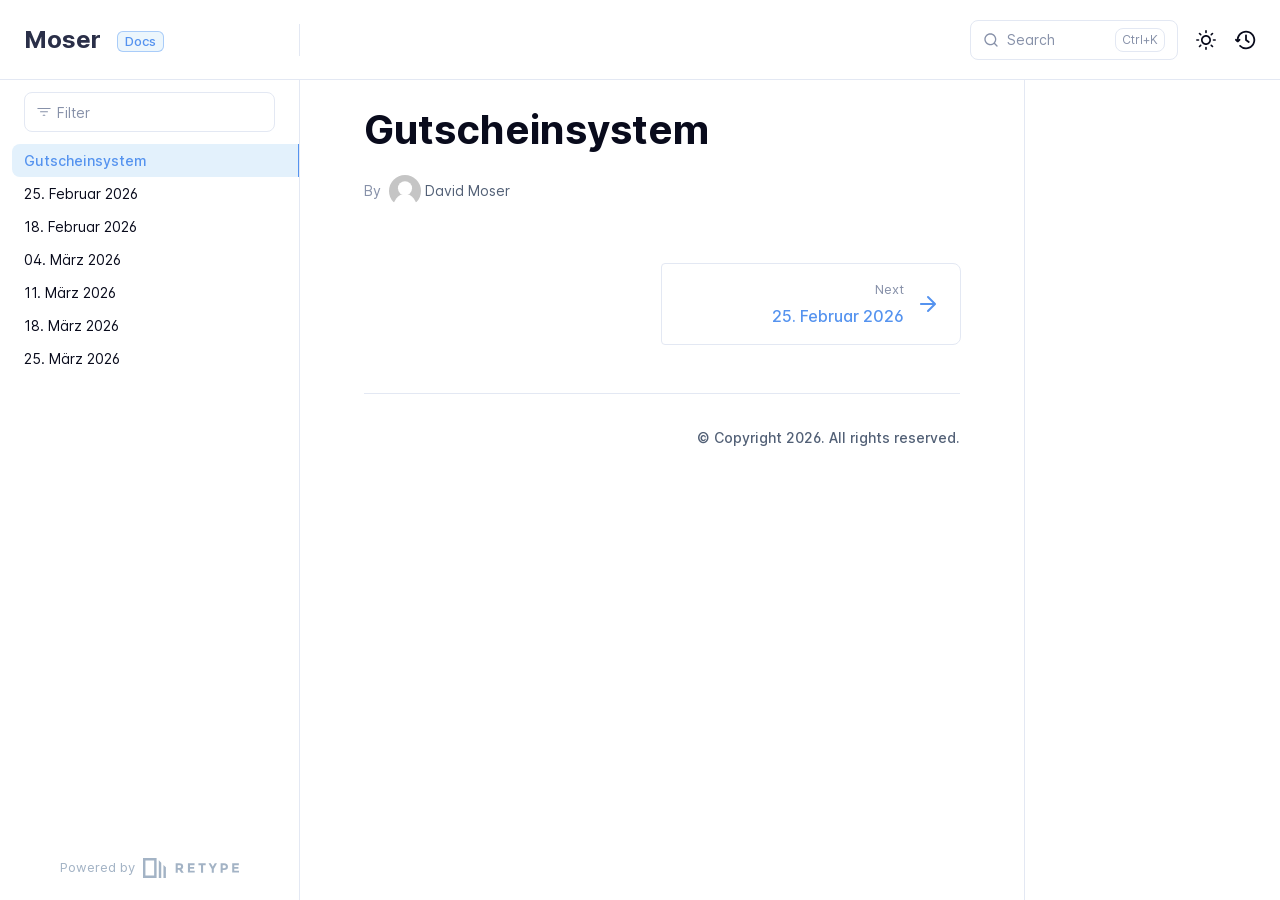
<file: index.html>
<!DOCTYPE html>
<html lang="en" class="h-full">
<head>
    <meta charset="UTF-8">
    <meta name="viewport" content="width=device-width,initial-scale=1">
    <meta name="color-scheme" content="light dark">
    <meta name="turbo-cache-control" content="no-cache" data-turbo-track="reload" data-track-token="4.4.0.827755539564">

    <!-- See retype.com -->
    <meta name="generator" content="Retype 4.4.0">

    <!-- Primary Meta Tags -->
    <title>Gutscheinsystem</title>
    <meta name="title" content="Gutscheinsystem">

    <!-- Canonical -->
    <link rel="canonical" href="http://moser.2526.rasser-unterricht.at/">

    <!-- Open Graph -->
    <meta property="og:type" content="website">
    <meta property="og:url" content="http://moser.2526.rasser-unterricht.at/">
    <meta property="og:title" content="Gutscheinsystem">
    <meta property="og:site_name" content="Moser">
    <meta property="og:locale" content="en_US">

    <!-- Twitter -->
    <meta name="twitter:card" content="summary_large_image">
    <meta name="twitter:url" content="http://moser.2526.rasser-unterricht.at/">
    <meta name="twitter:title" content="Gutscheinsystem">

    <script data-cfasync="false">(function(){var cl=document.documentElement.classList,ls=localStorage.getItem("retype_scheme"),hd=cl.contains("dark"),hl=cl.contains("light"),wm=window.matchMedia&&window.matchMedia("(prefers-color-scheme: dark)").matches;if(ls==="dark"||(!ls&&wm&&!hd&&!hl)){cl.remove("light");cl.add("dark")}else if(ls==="light"||(!ls&&!wm&&!hd&&!hl)){cl.remove("dark");cl.add("light")}})();</script>

    <link href="resources/css/retype.css?v=4.4.0.827755539564" rel="stylesheet">

    <script data-cfasync="false" src="resources/js/config.js?v=4.4.0.827755539564" data-turbo-eval="false" defer></script>
    <script data-cfasync="false" src="resources/js/retype.js?v=4.4.0" data-turbo-eval="false" defer></script>
    <script id="lunr-js" data-cfasync="false" src="resources/js/lunr.js?v=4.4.0.827755539564" data-turbo-eval="false" defer></script>
</head>
<body>
    <div id="retype-app" class="relative text-base antialiased text-base-text bg-base-bg font-body">
    <div class="absolute bottom-0 left-0" style="top: 5rem; right: 50%"></div>

    <header id="retype-header" class="sticky top-0 z-30 flex w-full h-16 bg-header-bg border-b border-header-border md:h-20">
        <div class="container relative flex items-center justify-between pr-6 grow md:justify-start">
            <!-- Mobile menu button skeleton -->
            <button v-cloak class="skeleton retype-mobile-menu-button flex items-center justify-center shrink-0 overflow-hidden dark:text-white focus:outline-hidden rounded-full w-10 h-10 ml-3.5 md:hidden"><svg xmlns="http://www.w3.org/2000/svg" class="mb-px shrink-0" width="24" height="24" viewBox="0 0 24 24" role="presentation" style="margin-bottom: 0px;"><g fill="currentColor"><path d="M2 4h20v2H2zM2 11h20v2H2zM2 18h20v2H2z"></path></g></svg></button>
            <div v-cloak id="retype-sidebar-left-toggle-button"></div>
    
            <!-- Logo -->
            <div class="flex items-center justify-between h-full py-2 md:w-75">
                <div class="flex items-center px-2 md:px-6">
                    <a id="retype-branding-logo" href="http://moser.2526.rasser-unterricht.at/" class="flex items-center leading-snug text-2xl">
                        <span class="dark:text-white font-bold line-clamp-1 md:line-clamp-2">Moser</span>
                    </a><span id="retype-branding-label" class="inline-flex mt-1 px-2 py-1 ml-4 text-xs font-medium leading-none items-center rounded-md bg-branding-label-bg text-branding-label-text ring-1 ring-branding-label-border ring-inset md:inline-block">Docs</span>
                </div>
    
                <span class="hidden h-8 border-r md:inline-block border-base-border"></span>
            </div>
    
            <div class="flex justify-between md:grow">
                <!-- Top Nav -->
                <nav id="retype-header-nav" class="hidden md:flex">
                    <ul class="flex flex-col mb-4 md:pl-16 md:mb-0 md:flex-row md:items-center">
                        
                    </ul>
                </nav>
    
                <div v-cloak class="flex justify-end grow">
                    <div id="retype-mobile-search-button"></div>
                    <doc-search-desktop></doc-search-desktop>
    
                    <doc-theme-switch class="lg:ml-2"></doc-theme-switch>
                    <doc-history></doc-history>
                </div>
            </div>
        </div>
    </header>


    <div id="retype-container" class="container relative flex bg-white">
        <!-- Sidebar Skeleton -->
        <div v-cloak class="fixed flex flex-col shrink-0 duration-300 ease-in-out bg-sidebar-left-bg border-sidebar-left-border sidebar top-20 w-75 border-r h-screen md:sticky transition-transform skeleton">
        
            <div class="flex items-center h-16 px-6">
                <input id="retype-filter-input-mock" class="w-full h-10 pl-8 px-3 py-2 transition-colors duration-200 ease-linear bg-filter-bg border border-filter-border rounded-lg shadow-none md:text-sm hover:border-filter-border-hover focus:outline-hidden focus:border-filter-border-focus placeholder-filter-placeholder" type="text">
            </div>
        
            <div class="pl-6 mt-1 mb-4">
                <div class="w-32 h-3 mb-4 bg-skeleton-bg rounded-full loading"></div>
                <div class="w-48 h-3 mb-4 bg-skeleton-bg rounded-full loading"></div>
                <div class="w-40 h-3 mb-4 bg-skeleton-bg rounded-full loading"></div>
                <div class="w-32 h-3 mb-4 bg-skeleton-bg rounded-full loading"></div>
                <div class="w-48 h-3 mb-4 bg-skeleton-bg rounded-full loading"></div>
                <div class="w-40 h-3 mb-4 bg-skeleton-bg rounded-full loading"></div>
            </div>
        
            <div class="shrink-0 mt-auto bg-transparent dark:border-base-border">
                <a class="flex items-center justify-center flex-nowrap h-16 text-gray-350 dark:text-dark-400 hover:text-gray-600 dark:hover:text-dark-300 transition-colors duration-150 ease-in docs-powered-by" target="_blank" href="https://retype.com/" rel="noopener">
                    <span class="text-xs whitespace-nowrap">Powered by</span>
                    <svg xmlns="http://www.w3.org/2000/svg" class="ml-2" fill="currentColor" width="96" height="20" overflow="visible"><path d="M0 0v20h13.59V0H0zm11.15 17.54H2.44V2.46h8.71v15.08zM15.8 20h2.44V4.67L15.8 2.22zM20.45 6.89V20h2.44V9.34z"/><g><path d="M40.16 8.44c0 1.49-.59 2.45-1.75 2.88l2.34 3.32h-2.53l-2.04-2.96h-1.43v2.96h-2.06V5.36h3.5c1.43 0 2.46.24 3.07.73s.9 1.27.9 2.35zm-2.48 1.1c.26-.23.38-.59.38-1.09 0-.5-.13-.84-.4-1.03s-.73-.28-1.39-.28h-1.54v2.75h1.5c.72 0 1.2-.12 1.45-.35zM51.56 5.36V7.2h-4.59v1.91h4.13v1.76h-4.13v1.92h4.74v1.83h-6.79V5.36h6.64zM60.09 7.15v7.48h-2.06V7.15h-2.61V5.36h7.28v1.79h-2.61zM70.81 14.64h-2.06v-3.66l-3.19-5.61h2.23l1.99 3.45 1.99-3.45H74l-3.19 5.61v3.66zM83.99 6.19c.65.55.97 1.4.97 2.55s-.33 1.98-1 2.51-1.68.8-3.04.8h-1.23v2.59h-2.06V5.36h3.26c1.42 0 2.45.28 3.1.83zm-1.51 3.65c.25-.28.37-.69.37-1.22s-.16-.92-.48-1.14c-.32-.23-.82-.34-1.5-.34H79.7v3.12h1.38c.68 0 1.15-.14 1.4-.42zM95.85 5.36V7.2h-4.59v1.91h4.13v1.76h-4.13v1.92H96v1.83h-6.79V5.36h6.64z"/></g></svg>
                </a>
            </div>
        </div>
        
        <!-- Sidebar component -->
        <doc-sidebar v-cloak>
            <template #sidebar-footer>
                <div class="shrink-0 mt-auto border-t md:bg-transparent md:border-none dark:border-base-border">
        
                    <a class="flex items-center justify-center flex-nowrap h-16 text-gray-350 dark:text-dark-400 hover:text-gray-600 dark:hover:text-dark-300 transition-colors duration-150 ease-in docs-powered-by" target="_blank" href="https://retype.com/" rel="noopener">
                        <span class="text-xs whitespace-nowrap">Powered by</span>
                        <svg xmlns="http://www.w3.org/2000/svg" class="ml-2" fill="currentColor" width="96" height="20" overflow="visible"><path d="M0 0v20h13.59V0H0zm11.15 17.54H2.44V2.46h8.71v15.08zM15.8 20h2.44V4.67L15.8 2.22zM20.45 6.89V20h2.44V9.34z"/><g><path d="M40.16 8.44c0 1.49-.59 2.45-1.75 2.88l2.34 3.32h-2.53l-2.04-2.96h-1.43v2.96h-2.06V5.36h3.5c1.43 0 2.46.24 3.07.73s.9 1.27.9 2.35zm-2.48 1.1c.26-.23.38-.59.38-1.09 0-.5-.13-.84-.4-1.03s-.73-.28-1.39-.28h-1.54v2.75h1.5c.72 0 1.2-.12 1.45-.35zM51.56 5.36V7.2h-4.59v1.91h4.13v1.76h-4.13v1.92h4.74v1.83h-6.79V5.36h6.64zM60.09 7.15v7.48h-2.06V7.15h-2.61V5.36h7.28v1.79h-2.61zM70.81 14.64h-2.06v-3.66l-3.19-5.61h2.23l1.99 3.45 1.99-3.45H74l-3.19 5.61v3.66zM83.99 6.19c.65.55.97 1.4.97 2.55s-.33 1.98-1 2.51-1.68.8-3.04.8h-1.23v2.59h-2.06V5.36h3.26c1.42 0 2.45.28 3.1.83zm-1.51 3.65c.25-.28.37-.69.37-1.22s-.16-.92-.48-1.14c-.32-.23-.82-.34-1.5-.34H79.7v3.12h1.38c.68 0 1.15-.14 1.4-.42zM95.85 5.36V7.2h-4.59v1.91h4.13v1.76h-4.13v1.92H96v1.83h-6.79V5.36h6.64z"/></g></svg>
                    </a>
                </div>
            </template>
        </doc-sidebar>

        <div class="grow min-w-0 bg-body-bg">
            <!-- Render "toolbar" template here on api pages --><!-- Render page content -->
<div class="flex">
    <div id="retype-main" class="min-w-0 p-4 grow md:px-16">
        <main class="relative pb-12 lg:pt-2">
            <div class="retype-markdown" id="retype-content">
                <!-- Rendered if sidebar right is enabled -->
                <div id="retype-sidebar-right-toggle"></div>
                <!-- Page content  -->
<h1 id="gutscheinsystem">Gutscheinsystem</h1>
<div class="-mt-3 mb-12 flex flex-wrap text-sm text-gray-400 dark:text-dark-350 items-center">
    <div class="flex items-center">
        <div>By</div>
        <div class="ml-2 flex items-center">
          <div class="shrink-0 w-8 h-8 overflow-hidden rounded-full">
            <svg width="2rem" height="2rem" xmlns="http://www.w3.org/2000/svg" fill="white"><g><rect width="2rem" height="1.7rem" fill="#c5c5c5"/><circle r="0.44rem" cy="0.83rem" cx="1rem"/><ellipse ry="0.96rem" rx="0.77rem" cy="2.15rem" cx="1rem"/></g></svg>
          </div>
          <div class="ml-1 whitespace-nowrap text-gray-500 dark:text-dark-350">David Moser</div>
        </div>
    </div>
</div>


                
                <!-- Required only on API pages -->
                <doc-toolbar-member-filter-no-results></doc-toolbar-member-filter-no-results>
            </div>
            <footer id="retype-content-footer" class="clear-both">
            
                <nav id="retype-nextprev" class="print:hidden flex mt-14">
                    <div class="w-1/2">
                    </div>
            
                    <div class="w-1/2">
                        <a class="px-5 py-4 -mx-px h-full flex items-center justify-end break-normal font-medium text-body-link border border-base-border hover:border-base-border-hover rounded-l rounded-r-lg transition-colors duration-150 relative hover:z-5" href="2026-25-02/">
                            <span>
                                <span class="block text-xs font-normal text-right text-base-text-muted">Next</span>
                                <span class="block mt-1">25. Februar 2026</span>
                            </span>
                            <svg xmlns="http://www.w3.org/2000/svg" class="ml-3" width="24" height="24" viewBox="0 0 24 24" fill="currentColor" overflow="visible"><path d="M19.92 12.38a1 1 0 00-.22-1.09l-7-7a.996.996 0 10-1.41 1.41l5.3 5.3H5c-.55 0-1 .45-1 1s.45 1 1 1h11.59l-5.29 5.29a.996.996 0 000 1.41c.19.2.44.3.7.3s.51-.1.71-.29l7-7c.09-.09.16-.21.21-.33z" /><path fill="none" d="M0 0h24v24H0z" /></svg>
                        </a>
                    </div>
                </nav>
            </footer>
        </main>

        <div id="retype-page-footer" class="print:border-none border-t border-base-border pt-6 mb-8">
            <footer class="flex flex-wrap items-center justify-between print:justify-center">
                <div id="retype-footer-links" class="print:hidden">
                    <ul class="flex flex-wrap items-center text-sm">
                    </ul>
                </div>
                <div id="retype-copyright" class="print:justify-center py-2 text-footer-text font-footer-link text-sm leading-relaxed"><p>© Copyright 2026. All rights reserved.</p></div>
            </footer>
        </div>
    </div>

    <!-- Rendered if sidebar right is enabled -->
    <!-- Sidebar right skeleton-->
    <div v-cloak class="fixed top-0 bottom-0 right-0 translate-x-full bg-sidebar-right-bg border-sidebar-right-border lg:sticky lg:border-l lg:shrink-0 lg:pt-6 lg:translate-x-0 sm:w-1/2 lg:w-64 lg:z-0 md:w-104 sidebar-right skeleton">
        <div class="pl-5">
            <div class="w-32 h-3 mb-4 bg-skeleton-bg rounded-full loading"></div>
            <div class="w-48 h-3 mb-4 bg-skeleton-bg rounded-full loading"></div>
            <div class="w-40 h-3 mb-4 bg-skeleton-bg rounded-full loading"></div>
        </div>
    </div>

    <!-- User should be able to hide sidebar right -->
    <doc-sidebar-right v-cloak></doc-sidebar-right>
</div>

        </div>
    </div>

    <doc-search-mobile></doc-search-mobile>
    <doc-back-to-top></doc-back-to-top>
</div>


    <div id="retype-overlay-target"></div>

    <script data-cfasync="false">window.__DOCS__ = { "title": "Gutscheinsystem", isRoot: true, level: 0, icon: "file", hasPrism: false, hasMermaid: false, hasMath: false, tocDepth: 23 }</script>
</body>
</html>
</file>
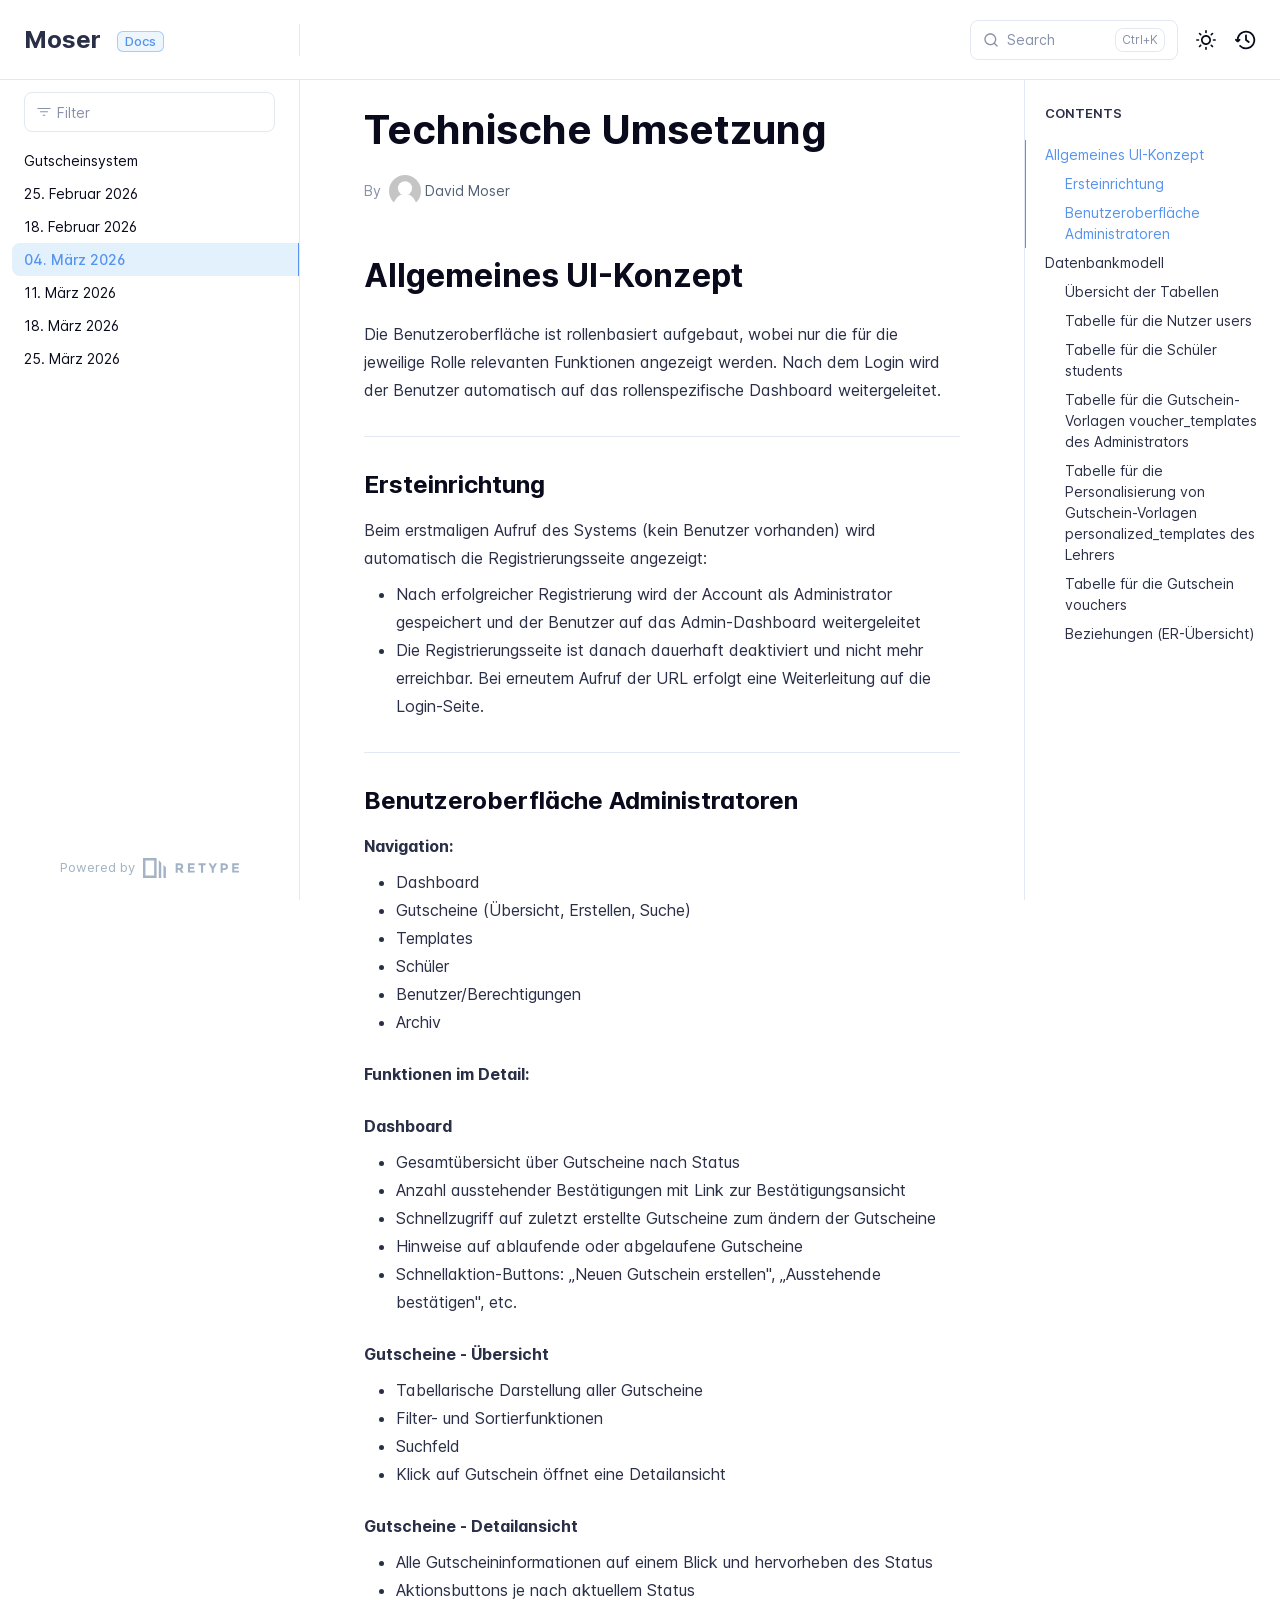
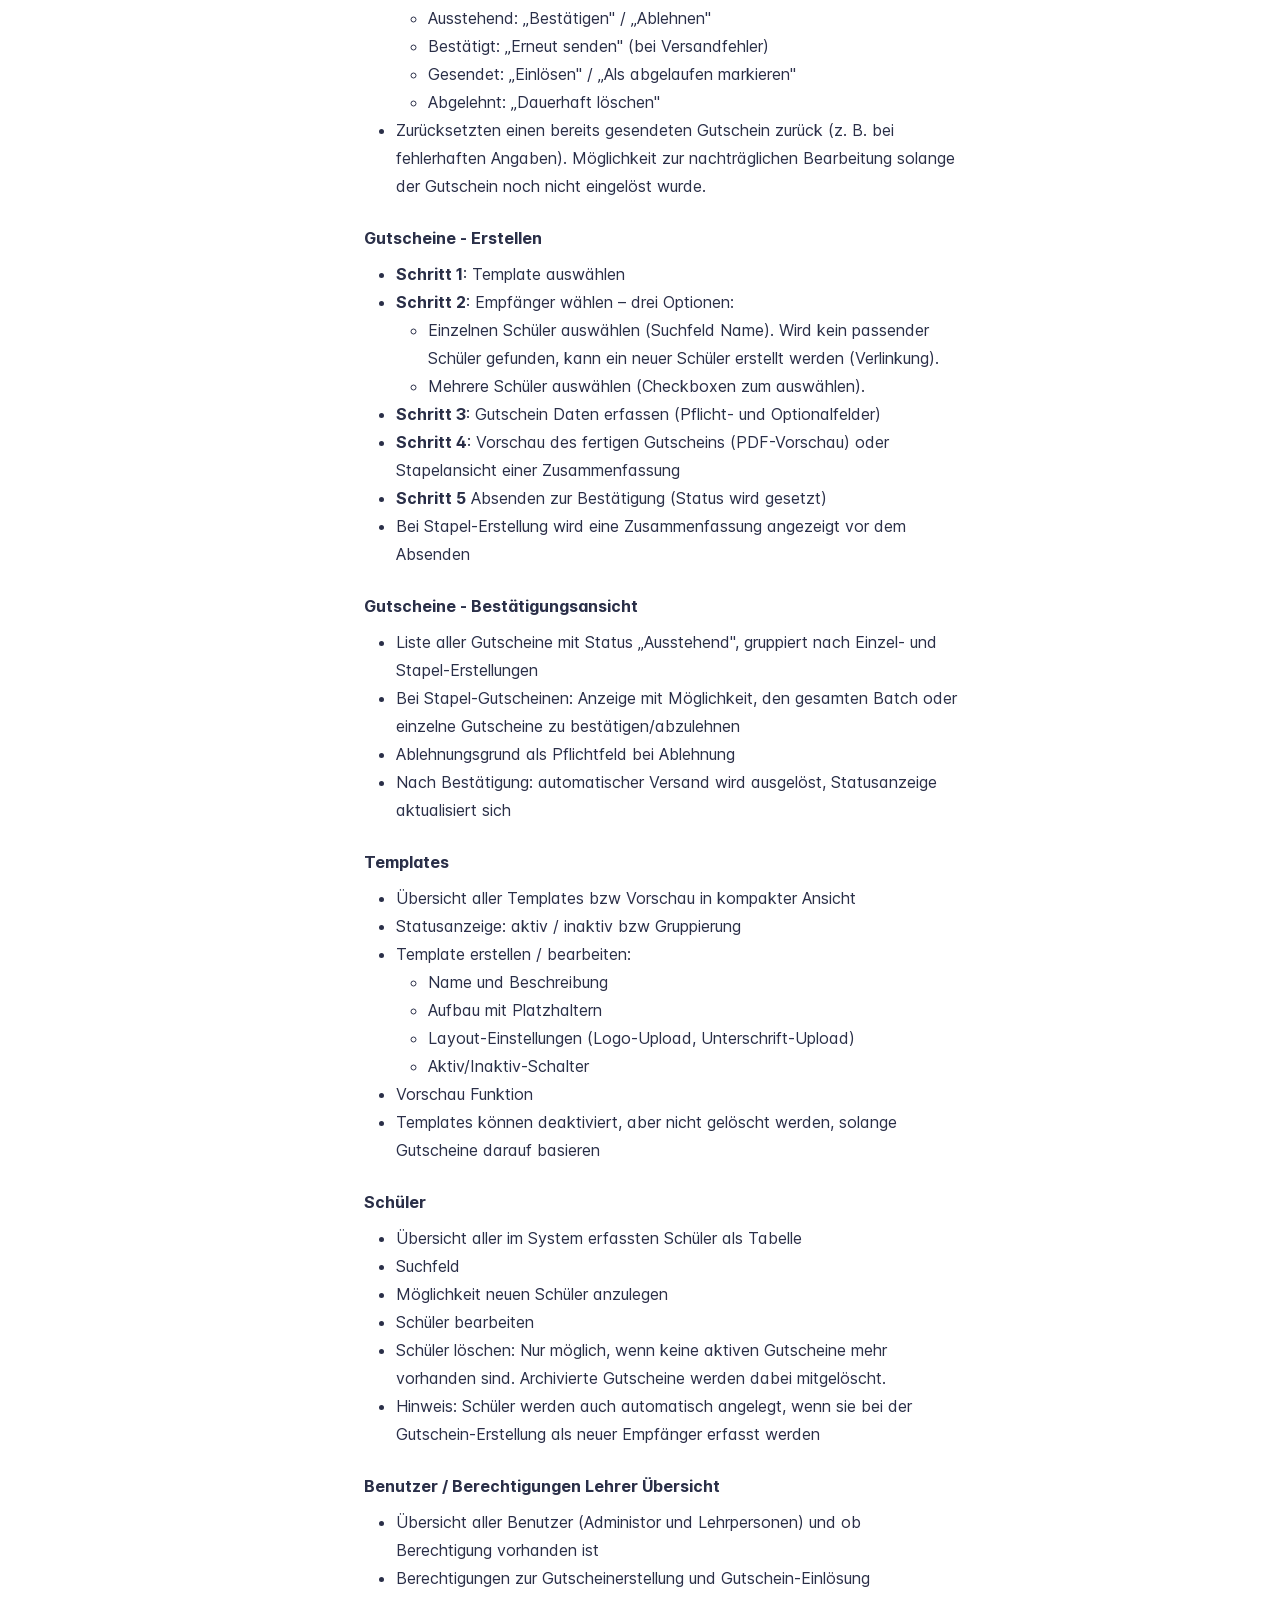
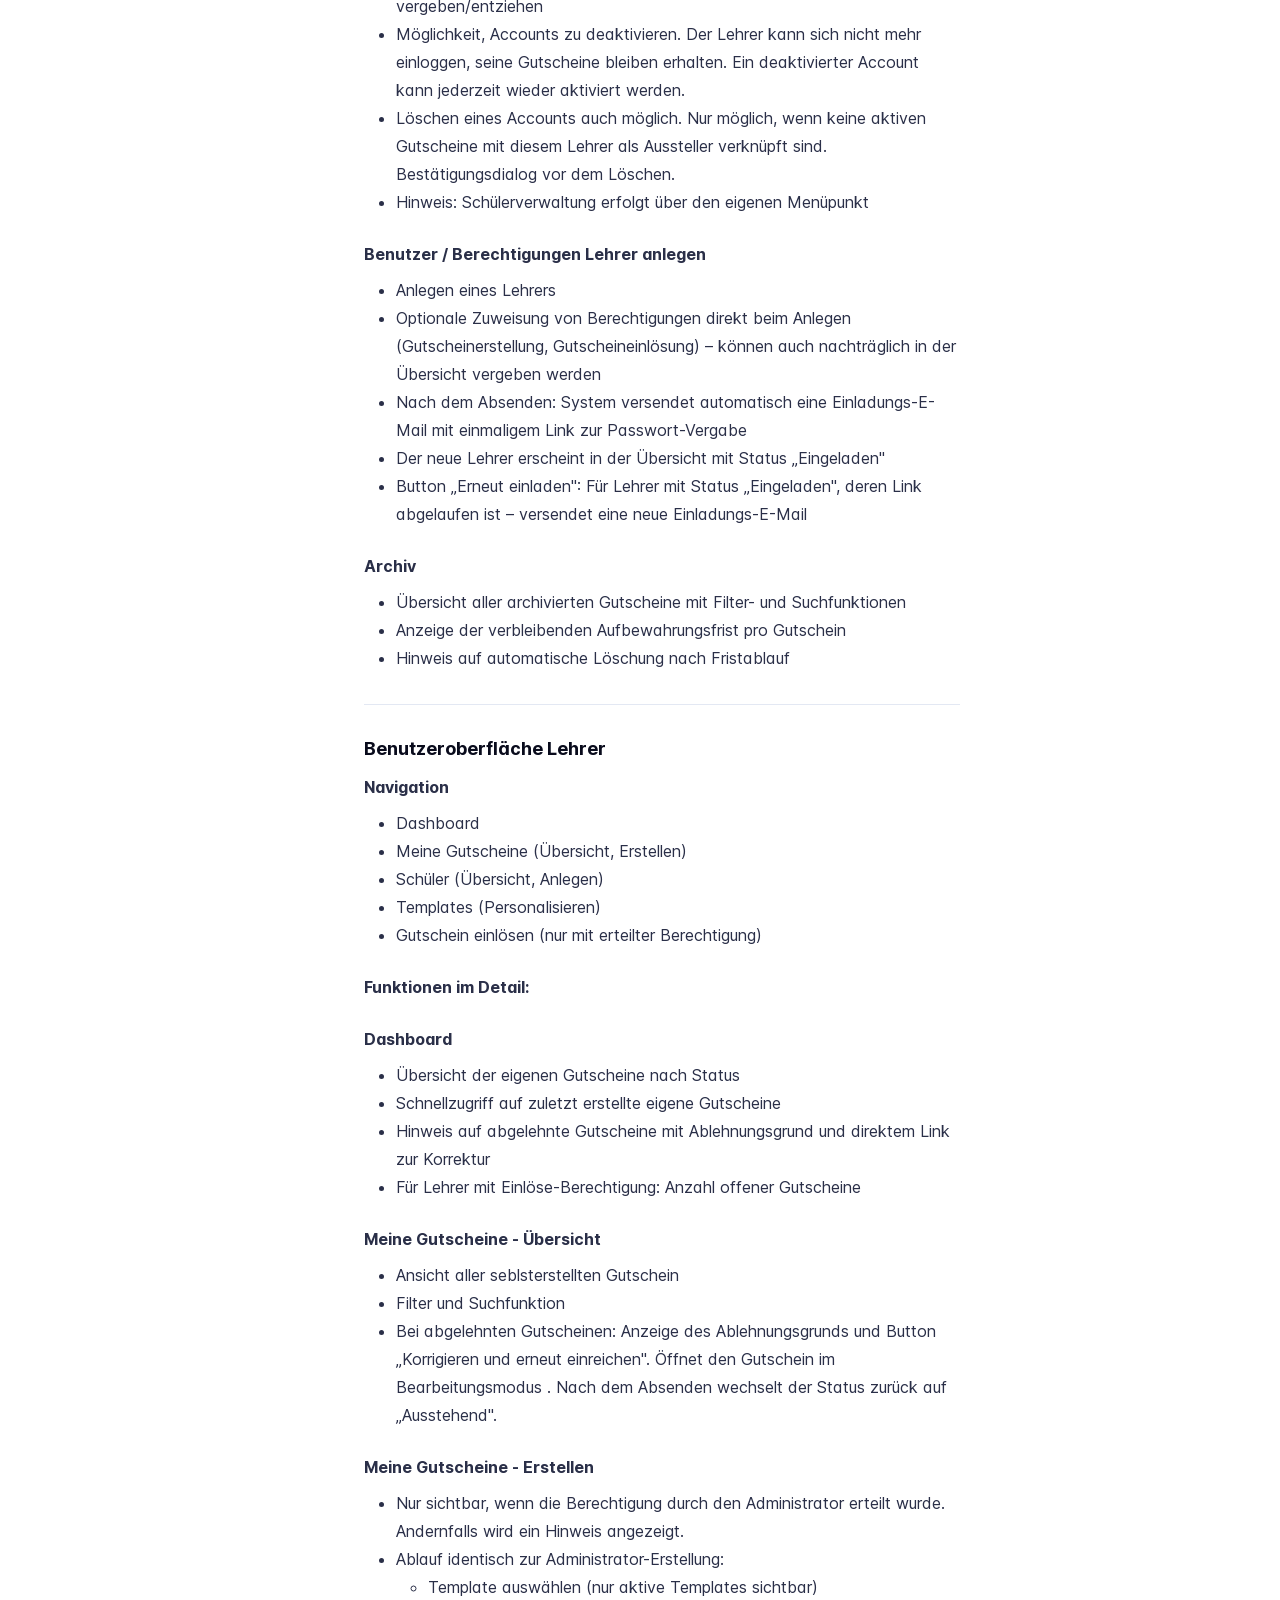
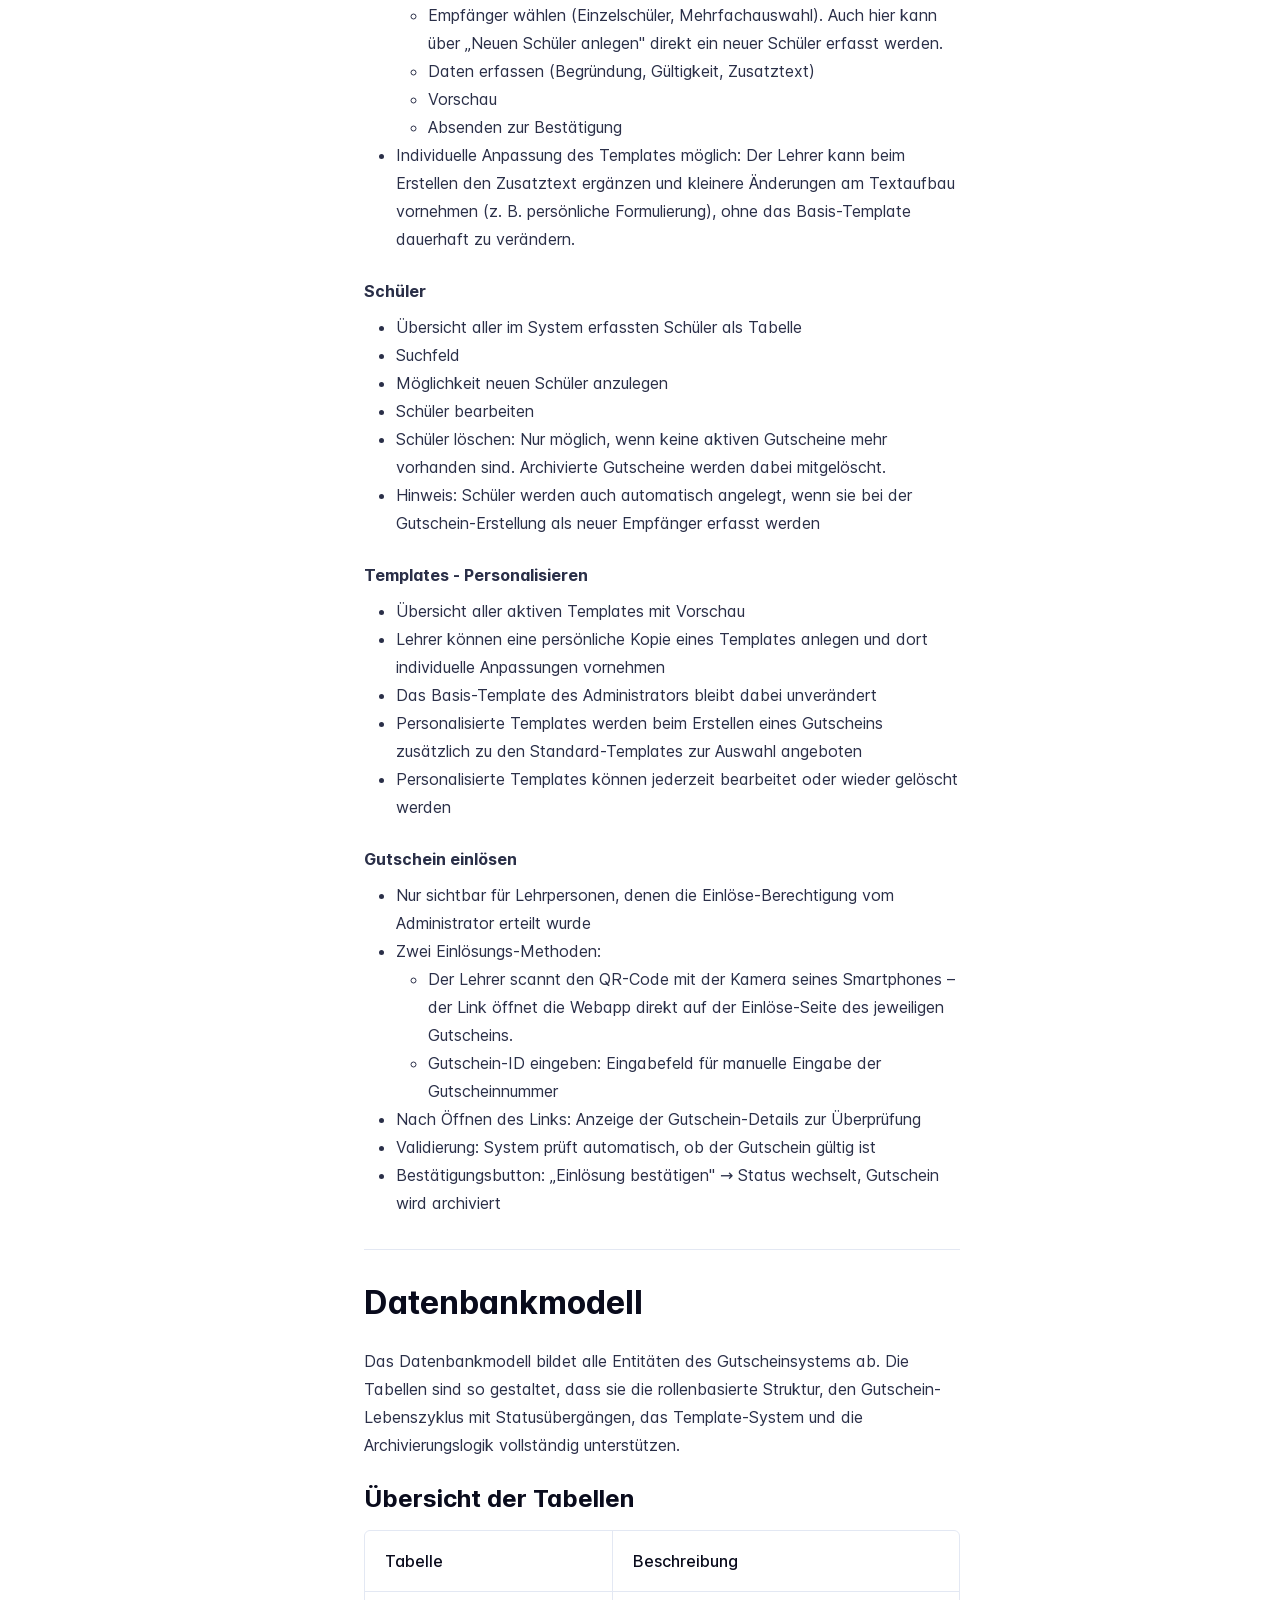
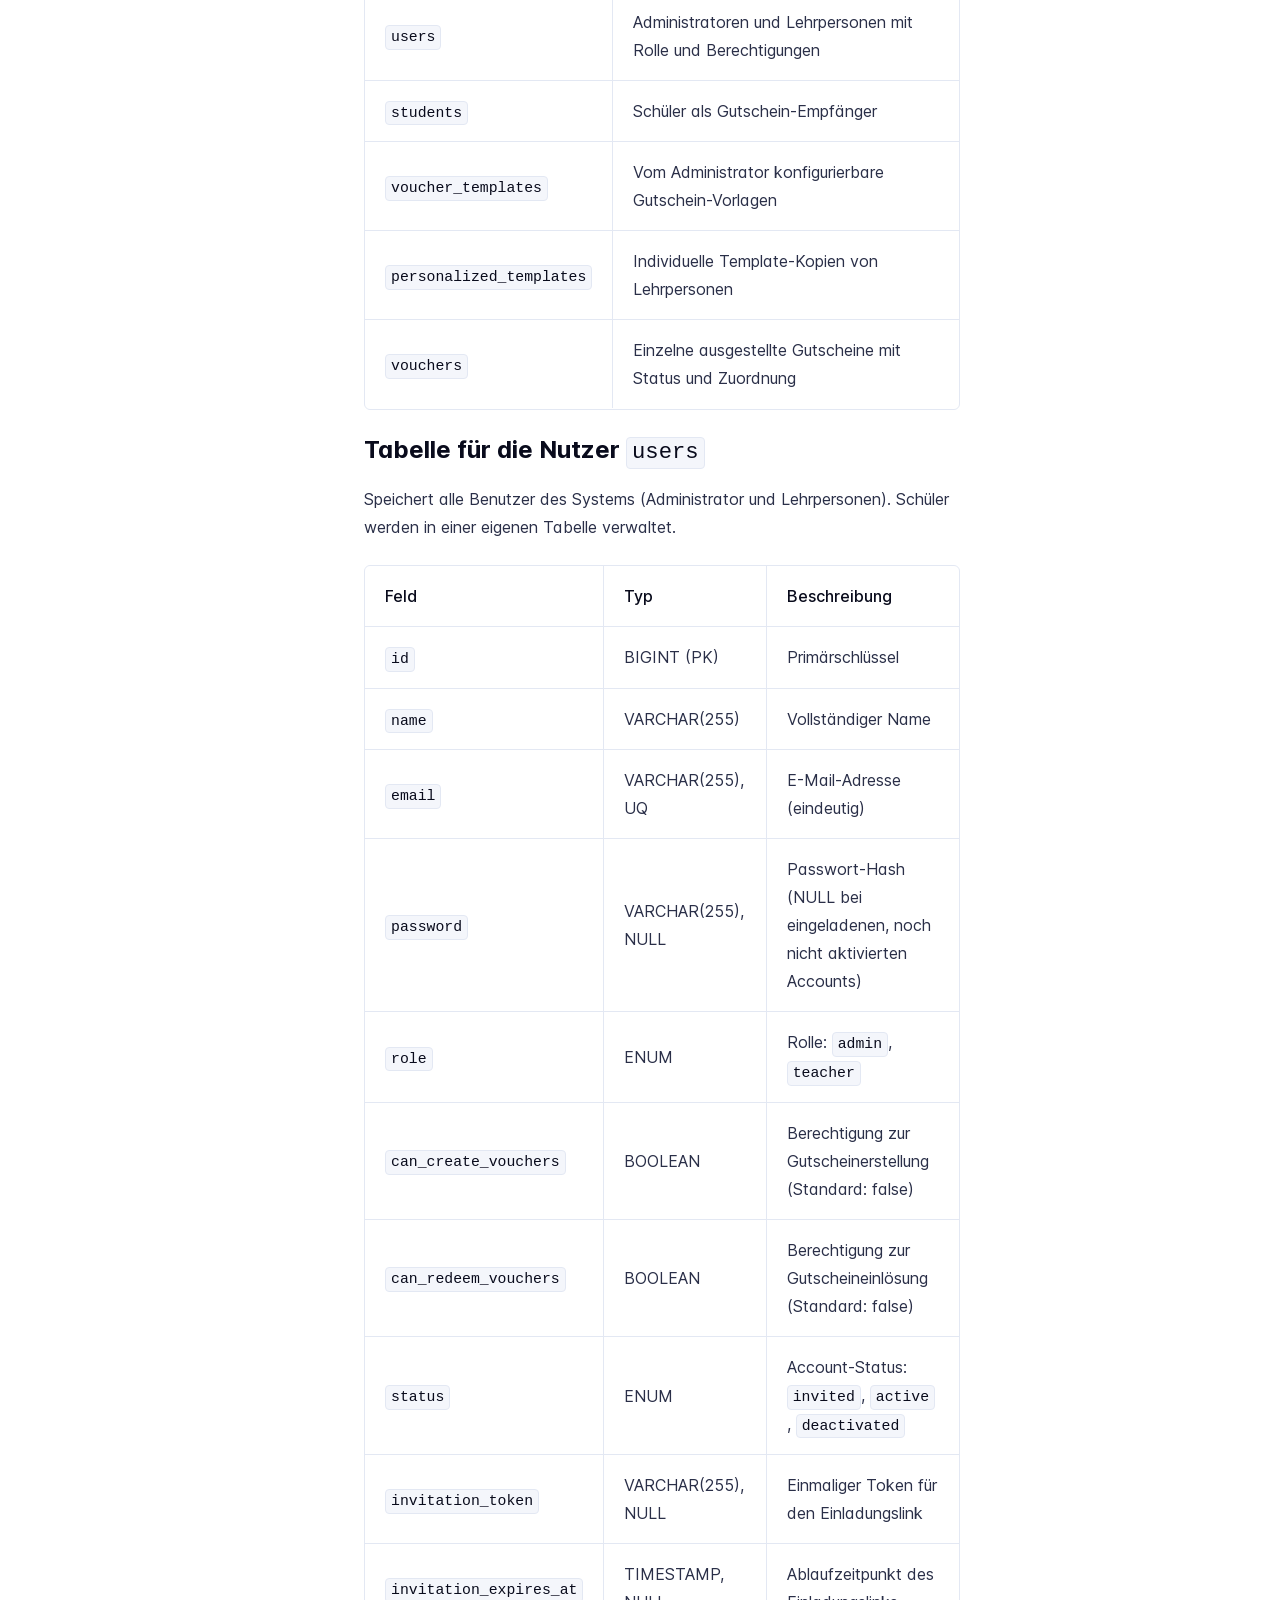
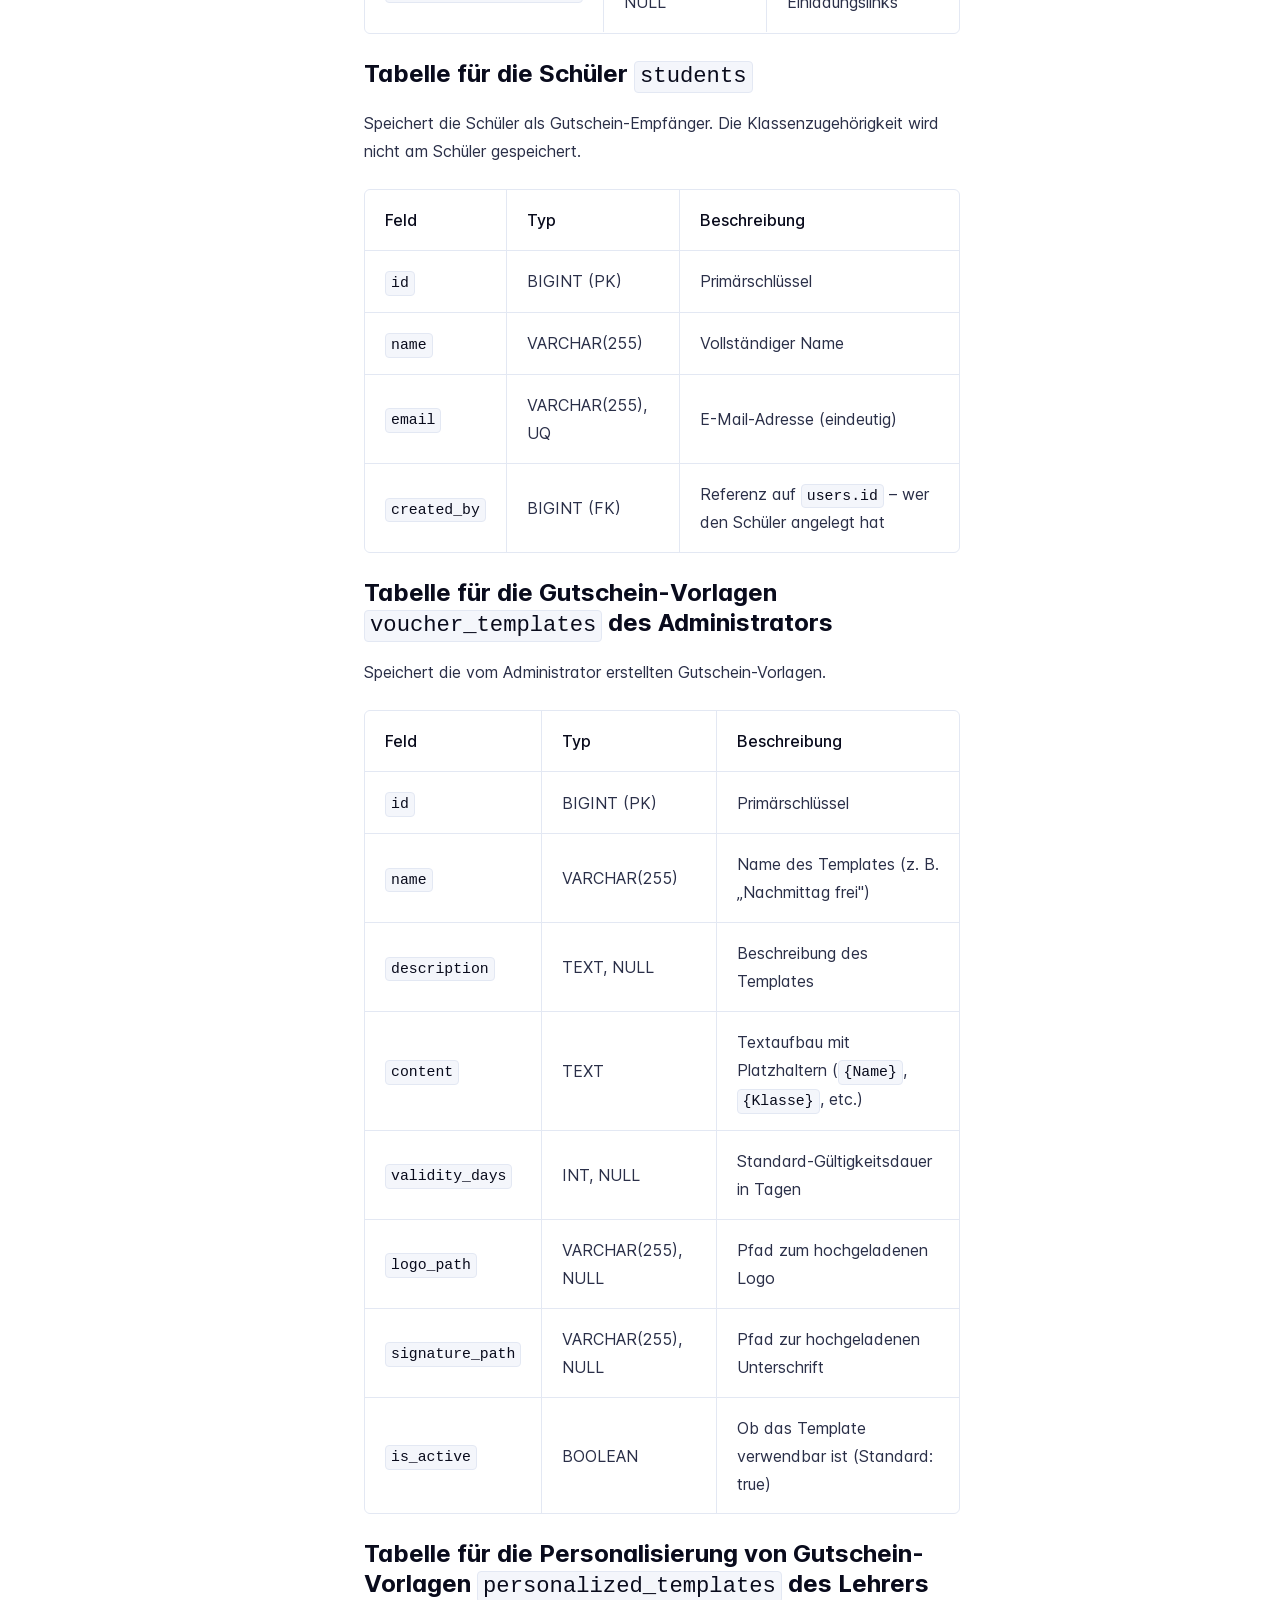
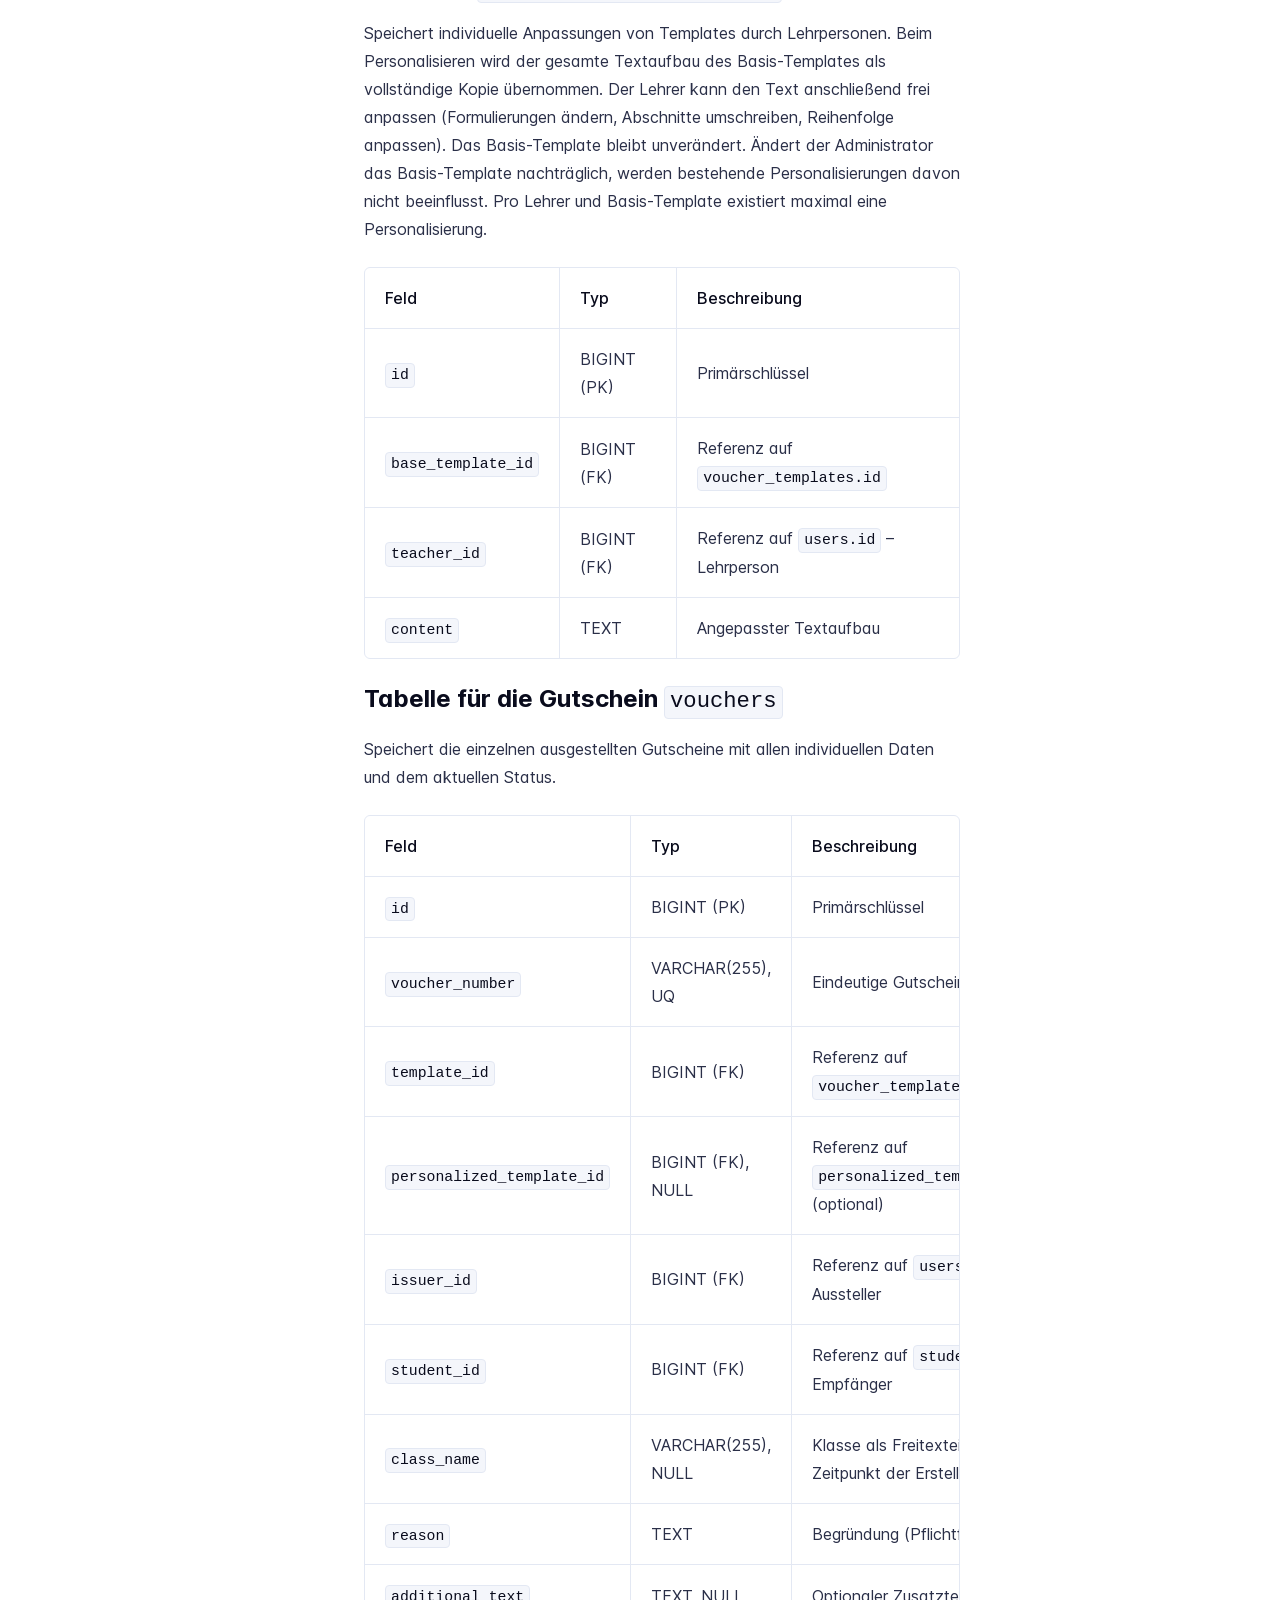
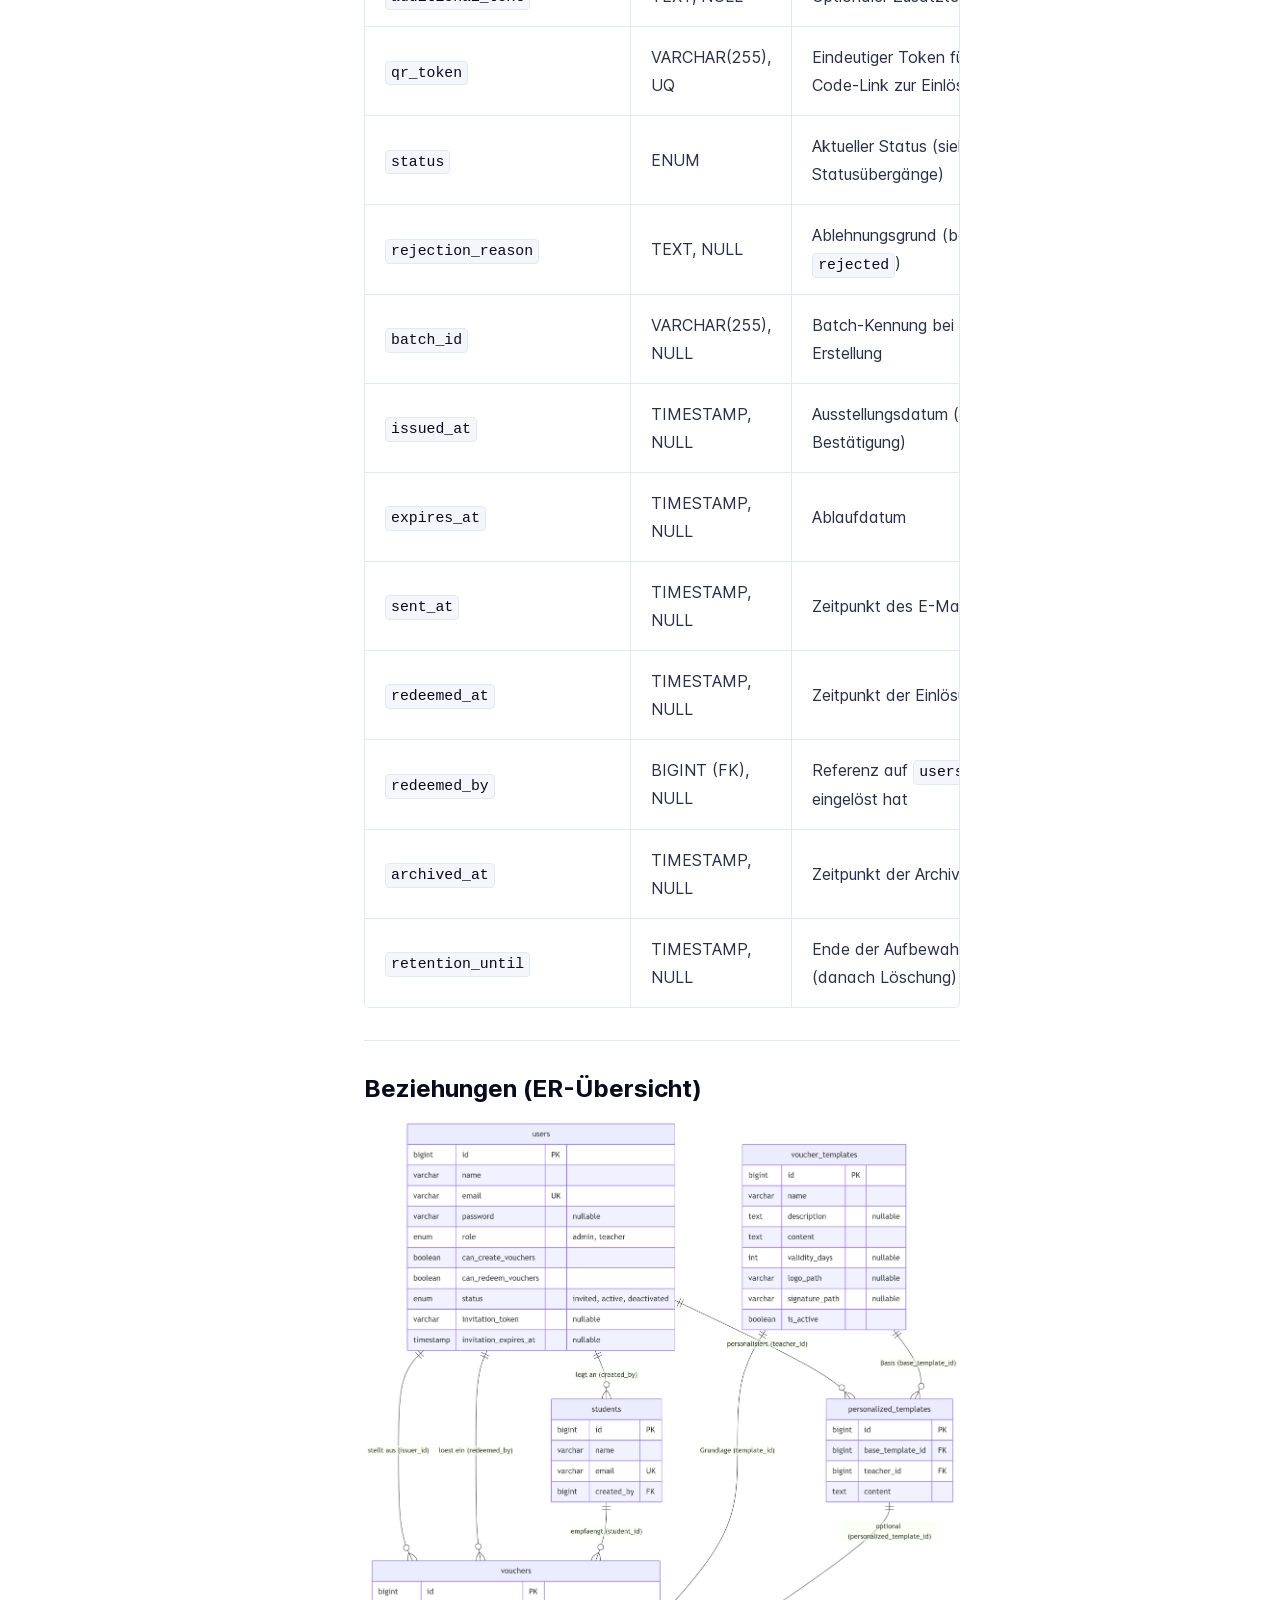
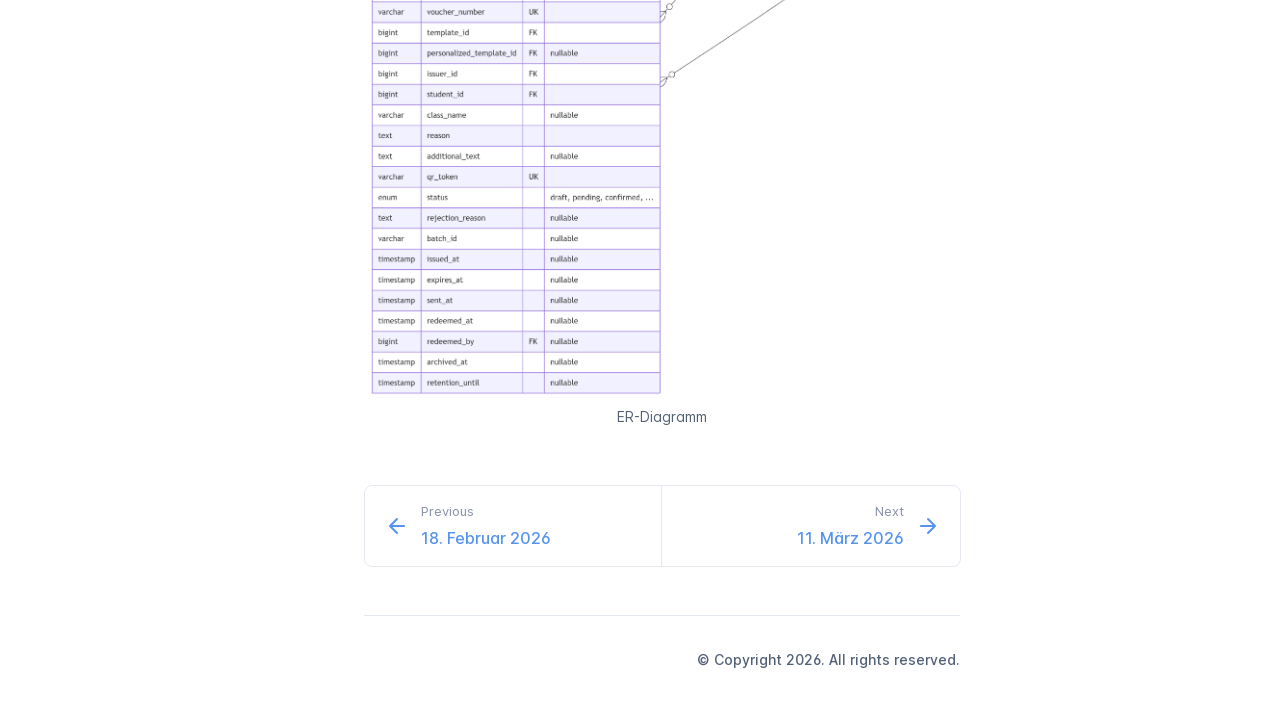
<file: 2026-04-03/index.html>
<!DOCTYPE html>
<html lang="en" class="h-full">
<head>
    <meta charset="UTF-8">
    <meta name="viewport" content="width=device-width,initial-scale=1">
    <meta name="color-scheme" content="light dark">
    <meta name="turbo-cache-control" content="no-cache" data-turbo-track="reload" data-track-token="4.4.0.827755539564">

    <!-- See retype.com -->
    <meta name="generator" content="Retype 4.4.0">

    <!-- Primary Meta Tags -->
    <title>Technische Umsetzung</title>
    <meta name="title" content="Technische Umsetzung">
    <meta name="description" content="Die Benutzeroberfläche ist rollenbasiert aufgebaut, wobei nur die für die jeweilige Rolle relevanten Funktionen angezeigt werden. Nach dem Login wird der">

    <!-- Canonical -->
    <link rel="canonical" href="http://moser.2526.rasser-unterricht.at/2026-04-03/">

    <!-- Open Graph -->
    <meta property="og:type" content="website">
    <meta property="og:url" content="http://moser.2526.rasser-unterricht.at/2026-04-03/">
    <meta property="og:title" content="Technische Umsetzung">
    <meta property="og:description" content="Die Benutzeroberfläche ist rollenbasiert aufgebaut, wobei nur die für die jeweilige Rolle relevanten Funktionen angezeigt werden. Nach dem Login wird der">
    <meta property="og:image" content="http://moser.2526.rasser-unterricht.at/assets/mermiad_gutscheinverwaltung.png">
    <meta property="og:image:width" content="1200">
    <meta property="og:image:height" content="630">
    <meta property="og:image:alt" content="Technische Umsetzung">
    <meta property="og:site_name" content="Moser">
    <meta property="og:locale" content="en_US">

    <!-- Twitter -->
    <meta name="twitter:card" content="summary_large_image">
    <meta name="twitter:url" content="http://moser.2526.rasser-unterricht.at/2026-04-03/">
    <meta name="twitter:title" content="Technische Umsetzung">
    <meta name="twitter:description" content="Die Benutzeroberfläche ist rollenbasiert aufgebaut, wobei nur die für die jeweilige Rolle relevanten Funktionen angezeigt werden. Nach dem Login wird der">
    <meta name="twitter:image" content="http://moser.2526.rasser-unterricht.at/assets/mermiad_gutscheinverwaltung.png">
    <meta name="twitter:image:alt" content="Technische Umsetzung">

    <script data-cfasync="false">(function(){var cl=document.documentElement.classList,ls=localStorage.getItem("retype_scheme"),hd=cl.contains("dark"),hl=cl.contains("light"),wm=window.matchMedia&&window.matchMedia("(prefers-color-scheme: dark)").matches;if(ls==="dark"||(!ls&&wm&&!hd&&!hl)){cl.remove("light");cl.add("dark")}else if(ls==="light"||(!ls&&!wm&&!hd&&!hl)){cl.remove("dark");cl.add("light")}})();</script>

    <link href="../resources/css/retype.css?v=4.4.0.827755539564" rel="stylesheet">

    <script data-cfasync="false" src="../resources/js/config.js?v=4.4.0.827755539564" data-turbo-eval="false" defer></script>
    <script data-cfasync="false" src="../resources/js/retype.js?v=4.4.0" data-turbo-eval="false" defer></script>
    <script id="lunr-js" data-cfasync="false" src="../resources/js/lunr.js?v=4.4.0.827755539564" data-turbo-eval="false" defer></script>
</head>
<body>
    <div id="retype-app" class="relative text-base antialiased text-base-text bg-base-bg font-body">
    <div class="absolute bottom-0 left-0" style="top: 5rem; right: 50%"></div>

    <header id="retype-header" class="sticky top-0 z-30 flex w-full h-16 bg-header-bg border-b border-header-border md:h-20">
        <div class="container relative flex items-center justify-between pr-6 grow md:justify-start">
            <!-- Mobile menu button skeleton -->
            <button v-cloak class="skeleton retype-mobile-menu-button flex items-center justify-center shrink-0 overflow-hidden dark:text-white focus:outline-hidden rounded-full w-10 h-10 ml-3.5 md:hidden"><svg xmlns="http://www.w3.org/2000/svg" class="mb-px shrink-0" width="24" height="24" viewBox="0 0 24 24" role="presentation" style="margin-bottom: 0px;"><g fill="currentColor"><path d="M2 4h20v2H2zM2 11h20v2H2zM2 18h20v2H2z"></path></g></svg></button>
            <div v-cloak id="retype-sidebar-left-toggle-button"></div>
    
            <!-- Logo -->
            <div class="flex items-center justify-between h-full py-2 md:w-75">
                <div class="flex items-center px-2 md:px-6">
                    <a id="retype-branding-logo" href="http://moser.2526.rasser-unterricht.at/" class="flex items-center leading-snug text-2xl">
                        <span class="dark:text-white font-bold line-clamp-1 md:line-clamp-2">Moser</span>
                    </a><span id="retype-branding-label" class="inline-flex mt-1 px-2 py-1 ml-4 text-xs font-medium leading-none items-center rounded-md bg-branding-label-bg text-branding-label-text ring-1 ring-branding-label-border ring-inset md:inline-block">Docs</span>
                </div>
    
                <span class="hidden h-8 border-r md:inline-block border-base-border"></span>
            </div>
    
            <div class="flex justify-between md:grow">
                <!-- Top Nav -->
                <nav id="retype-header-nav" class="hidden md:flex">
                    <ul class="flex flex-col mb-4 md:pl-16 md:mb-0 md:flex-row md:items-center">
                        
                    </ul>
                </nav>
    
                <div v-cloak class="flex justify-end grow">
                    <div id="retype-mobile-search-button"></div>
                    <doc-search-desktop></doc-search-desktop>
    
                    <doc-theme-switch class="lg:ml-2"></doc-theme-switch>
                    <doc-history></doc-history>
                </div>
            </div>
        </div>
    </header>


    <div id="retype-container" class="container relative flex bg-white">
        <!-- Sidebar Skeleton -->
        <div v-cloak class="fixed flex flex-col shrink-0 duration-300 ease-in-out bg-sidebar-left-bg border-sidebar-left-border sidebar top-20 w-75 border-r h-screen md:sticky transition-transform skeleton">
        
            <div class="flex items-center h-16 px-6">
                <input id="retype-filter-input-mock" class="w-full h-10 pl-8 px-3 py-2 transition-colors duration-200 ease-linear bg-filter-bg border border-filter-border rounded-lg shadow-none md:text-sm hover:border-filter-border-hover focus:outline-hidden focus:border-filter-border-focus placeholder-filter-placeholder" type="text">
            </div>
        
            <div class="pl-6 mt-1 mb-4">
                <div class="w-32 h-3 mb-4 bg-skeleton-bg rounded-full loading"></div>
                <div class="w-48 h-3 mb-4 bg-skeleton-bg rounded-full loading"></div>
                <div class="w-40 h-3 mb-4 bg-skeleton-bg rounded-full loading"></div>
                <div class="w-32 h-3 mb-4 bg-skeleton-bg rounded-full loading"></div>
                <div class="w-48 h-3 mb-4 bg-skeleton-bg rounded-full loading"></div>
                <div class="w-40 h-3 mb-4 bg-skeleton-bg rounded-full loading"></div>
            </div>
        
            <div class="shrink-0 mt-auto bg-transparent dark:border-base-border">
                <a class="flex items-center justify-center flex-nowrap h-16 text-gray-350 dark:text-dark-400 hover:text-gray-600 dark:hover:text-dark-300 transition-colors duration-150 ease-in docs-powered-by" target="_blank" href="https://retype.com/" rel="noopener">
                    <span class="text-xs whitespace-nowrap">Powered by</span>
                    <svg xmlns="http://www.w3.org/2000/svg" class="ml-2" fill="currentColor" width="96" height="20" overflow="visible"><path d="M0 0v20h13.59V0H0zm11.15 17.54H2.44V2.46h8.71v15.08zM15.8 20h2.44V4.67L15.8 2.22zM20.45 6.89V20h2.44V9.34z"/><g><path d="M40.16 8.44c0 1.49-.59 2.45-1.75 2.88l2.34 3.32h-2.53l-2.04-2.96h-1.43v2.96h-2.06V5.36h3.5c1.43 0 2.46.24 3.07.73s.9 1.27.9 2.35zm-2.48 1.1c.26-.23.38-.59.38-1.09 0-.5-.13-.84-.4-1.03s-.73-.28-1.39-.28h-1.54v2.75h1.5c.72 0 1.2-.12 1.45-.35zM51.56 5.36V7.2h-4.59v1.91h4.13v1.76h-4.13v1.92h4.74v1.83h-6.79V5.36h6.64zM60.09 7.15v7.48h-2.06V7.15h-2.61V5.36h7.28v1.79h-2.61zM70.81 14.64h-2.06v-3.66l-3.19-5.61h2.23l1.99 3.45 1.99-3.45H74l-3.19 5.61v3.66zM83.99 6.19c.65.55.97 1.4.97 2.55s-.33 1.98-1 2.51-1.68.8-3.04.8h-1.23v2.59h-2.06V5.36h3.26c1.42 0 2.45.28 3.1.83zm-1.51 3.65c.25-.28.37-.69.37-1.22s-.16-.92-.48-1.14c-.32-.23-.82-.34-1.5-.34H79.7v3.12h1.38c.68 0 1.15-.14 1.4-.42zM95.85 5.36V7.2h-4.59v1.91h4.13v1.76h-4.13v1.92H96v1.83h-6.79V5.36h6.64z"/></g></svg>
                </a>
            </div>
        </div>
        
        <!-- Sidebar component -->
        <doc-sidebar v-cloak>
            <template #sidebar-footer>
                <div class="shrink-0 mt-auto border-t md:bg-transparent md:border-none dark:border-base-border">
        
                    <a class="flex items-center justify-center flex-nowrap h-16 text-gray-350 dark:text-dark-400 hover:text-gray-600 dark:hover:text-dark-300 transition-colors duration-150 ease-in docs-powered-by" target="_blank" href="https://retype.com/" rel="noopener">
                        <span class="text-xs whitespace-nowrap">Powered by</span>
                        <svg xmlns="http://www.w3.org/2000/svg" class="ml-2" fill="currentColor" width="96" height="20" overflow="visible"><path d="M0 0v20h13.59V0H0zm11.15 17.54H2.44V2.46h8.71v15.08zM15.8 20h2.44V4.67L15.8 2.22zM20.45 6.89V20h2.44V9.34z"/><g><path d="M40.16 8.44c0 1.49-.59 2.45-1.75 2.88l2.34 3.32h-2.53l-2.04-2.96h-1.43v2.96h-2.06V5.36h3.5c1.43 0 2.46.24 3.07.73s.9 1.27.9 2.35zm-2.48 1.1c.26-.23.38-.59.38-1.09 0-.5-.13-.84-.4-1.03s-.73-.28-1.39-.28h-1.54v2.75h1.5c.72 0 1.2-.12 1.45-.35zM51.56 5.36V7.2h-4.59v1.91h4.13v1.76h-4.13v1.92h4.74v1.83h-6.79V5.36h6.64zM60.09 7.15v7.48h-2.06V7.15h-2.61V5.36h7.28v1.79h-2.61zM70.81 14.64h-2.06v-3.66l-3.19-5.61h2.23l1.99 3.45 1.99-3.45H74l-3.19 5.61v3.66zM83.99 6.19c.65.55.97 1.4.97 2.55s-.33 1.98-1 2.51-1.68.8-3.04.8h-1.23v2.59h-2.06V5.36h3.26c1.42 0 2.45.28 3.1.83zm-1.51 3.65c.25-.28.37-.69.37-1.22s-.16-.92-.48-1.14c-.32-.23-.82-.34-1.5-.34H79.7v3.12h1.38c.68 0 1.15-.14 1.4-.42zM95.85 5.36V7.2h-4.59v1.91h4.13v1.76h-4.13v1.92H96v1.83h-6.79V5.36h6.64z"/></g></svg>
                    </a>
                </div>
            </template>
        </doc-sidebar>

        <div class="grow min-w-0 bg-body-bg">
            <!-- Render "toolbar" template here on api pages --><!-- Render page content -->
<div class="flex">
    <div id="retype-main" class="min-w-0 p-4 grow md:px-16">
        <main class="relative pb-12 lg:pt-2">
            <div class="retype-markdown" id="retype-content">
                <!-- Rendered if sidebar right is enabled -->
                <div id="retype-sidebar-right-toggle"></div>
                <!-- Page content  -->
<h1 id="technische-umsetzung">Technische Umsetzung</h1>
<div class="-mt-3 mb-12 flex flex-wrap text-sm text-gray-400 dark:text-dark-350 items-center">
    <div class="flex items-center">
        <div>By</div>
        <div class="ml-2 flex items-center">
          <div class="shrink-0 w-8 h-8 overflow-hidden rounded-full">
            <svg width="2rem" height="2rem" xmlns="http://www.w3.org/2000/svg" fill="white"><g><rect width="2rem" height="1.7rem" fill="#c5c5c5"/><circle r="0.44rem" cy="0.83rem" cx="1rem"/><ellipse ry="0.96rem" rx="0.77rem" cy="2.15rem" cx="1rem"/></g></svg>
          </div>
          <div class="ml-1 whitespace-nowrap text-gray-500 dark:text-dark-350">David Moser</div>
        </div>
    </div>
</div>

<h2 id="allgemeines-ui-konzept">Allgemeines UI-Konzept</h2>
<p>Die Benutzeroberfläche ist rollenbasiert aufgebaut, wobei nur die für die jeweilige Rolle relevanten Funktionen angezeigt werden.
Nach dem Login wird der Benutzer automatisch auf das rollenspezifische Dashboard weitergeleitet.</p>
<hr>
<h3 id="ersteinrichtung">Ersteinrichtung</h3>
<p>Beim erstmaligen Aufruf des Systems (kein Benutzer vorhanden) wird automatisch die Registrierungsseite angezeigt:</p>
<ul>
<li>Nach erfolgreicher Registrierung wird der Account als Administrator gespeichert und der Benutzer auf das Admin-Dashboard weitergeleitet</li>
<li>Die Registrierungsseite ist danach dauerhaft deaktiviert und nicht mehr erreichbar. Bei erneutem Aufruf der URL erfolgt eine Weiterleitung auf die Login-Seite.</li>
</ul>
<hr>
<h3 id="benutzeroberfläche-administratoren">Benutzeroberfläche Administratoren</h3>
<p><strong>Navigation:</strong></p>
<ul>
<li>Dashboard</li>
<li>Gutscheine (Übersicht, Erstellen, Suche)</li>
<li>Templates</li>
<li>Schüler</li>
<li>Benutzer/Berechtigungen</li>
<li>Archiv</li>
</ul>
<p><strong>Funktionen im Detail:</strong></p>
<p><strong>Dashboard</strong></p>
<ul>
<li>Gesamtübersicht über Gutscheine nach Status</li>
<li>Anzahl ausstehender Bestätigungen mit Link zur Bestätigungsansicht</li>
<li>Schnellzugriff auf zuletzt erstellte Gutscheine zum ändern der Gutscheine</li>
<li>Hinweise auf ablaufende oder abgelaufene Gutscheine</li>
<li>Schnellaktion-Buttons: „Neuen Gutschein erstellen&quot;, „Ausstehende bestätigen&quot;, etc.</li>
</ul>
<p><strong>Gutscheine - Übersicht</strong></p>
<ul>
<li>Tabellarische Darstellung aller Gutscheine</li>
<li>Filter- und Sortierfunktionen</li>
<li>Suchfeld</li>
<li>Klick auf Gutschein öffnet eine Detailansicht</li>
</ul>
<p><strong>Gutscheine - Detailansicht</strong></p>
<ul>
<li>Alle Gutscheininformationen auf einem Blick und hervorheben des Status</li>
<li>Aktionsbuttons je nach aktuellem Status
<ul>
<li>Ausstehend: „Bestätigen&quot; / „Ablehnen&quot;</li>
<li>Bestätigt: „Erneut senden&quot; (bei Versandfehler)</li>
<li>Gesendet: „Einlösen&quot; / „Als abgelaufen markieren&quot;</li>
<li>Abgelehnt: „Dauerhaft löschen&quot;</li>
</ul>
</li>
<li>Zurücksetzten einen bereits gesendeten Gutschein zurück (z. B. bei fehlerhaften Angaben). Möglichkeit zur nachträglichen Bearbeitung solange der Gutschein noch nicht  eingelöst wurde.</li>
</ul>
<p><strong>Gutscheine - Erstellen</strong></p>
<ul>
<li><strong>Schritt 1</strong>: Template auswählen</li>
<li><strong>Schritt 2</strong>: Empfänger wählen – drei Optionen:
<ul>
<li>Einzelnen Schüler auswählen (Suchfeld Name). Wird kein passender Schüler gefunden, kann ein neuer Schüler erstellt werden (Verlinkung).</li>
<li>Mehrere Schüler auswählen (Checkboxen zum auswählen).</li>
</ul>
</li>
<li><strong>Schritt 3</strong>: Gutschein Daten erfassen (Pflicht- und Optionalfelder)</li>
<li><strong>Schritt 4</strong>: Vorschau des fertigen Gutscheins (PDF-Vorschau) oder Stapelansicht einer Zusammenfassung</li>
<li><strong>Schritt 5</strong> Absenden zur Bestätigung (Status wird gesetzt)</li>
<li>Bei Stapel-Erstellung wird eine Zusammenfassung angezeigt vor dem Absenden</li>
</ul>
<p><strong>Gutscheine - Bestätigungsansicht</strong></p>
<ul>
<li>Liste aller Gutscheine mit Status „Ausstehend&quot;, gruppiert nach Einzel- und Stapel-Erstellungen</li>
<li>Bei Stapel-Gutscheinen: Anzeige mit Möglichkeit, den gesamten Batch oder einzelne Gutscheine zu bestätigen/abzulehnen</li>
<li>Ablehnungsgrund als Pflichtfeld bei Ablehnung</li>
<li>Nach Bestätigung: automatischer Versand wird ausgelöst, Statusanzeige aktualisiert sich</li>
</ul>
<p><strong>Templates</strong></p>
<ul>
<li>Übersicht aller Templates bzw Vorschau in kompakter Ansicht</li>
<li>Statusanzeige: aktiv / inaktiv bzw Gruppierung</li>
<li>Template erstellen / bearbeiten:
<ul>
<li>Name und Beschreibung</li>
<li>Aufbau mit Platzhaltern</li>
<li>Layout-Einstellungen (Logo-Upload, Unterschrift-Upload)</li>
<li>Aktiv/Inaktiv-Schalter</li>
</ul>
</li>
<li>Vorschau Funktion</li>
<li>Templates können deaktiviert, aber nicht gelöscht werden, solange Gutscheine darauf basieren</li>
</ul>
<p><strong>Schüler</strong></p>
<ul>
<li>Übersicht aller im System erfassten Schüler als Tabelle</li>
<li>Suchfeld</li>
<li>Möglichkeit neuen Schüler anzulegen</li>
<li>Schüler bearbeiten</li>
<li>Schüler löschen: Nur möglich, wenn keine aktiven Gutscheine mehr vorhanden sind. Archivierte Gutscheine werden dabei mitgelöscht.</li>
<li>Hinweis: Schüler werden auch automatisch angelegt, wenn sie bei der Gutschein-Erstellung als neuer Empfänger erfasst werden</li>
</ul>
<p><strong>Benutzer / Berechtigungen Lehrer Übersicht</strong></p>
<ul>
<li>Übersicht aller Benutzer (Administor und Lehrpersonen) und ob Berechtigung vorhanden ist</li>
<li>Berechtigungen zur Gutscheinerstellung und Gutschein-Einlösung vergeben/entziehen</li>
<li>Möglichkeit, Accounts zu deaktivieren. Der Lehrer kann sich nicht mehr einloggen, seine Gutscheine bleiben erhalten. Ein deaktivierter Account kann jederzeit wieder aktiviert werden.</li>
<li>Löschen eines Accounts auch möglich. Nur möglich, wenn keine aktiven Gutscheine mit diesem Lehrer als Aussteller verknüpft sind. Bestätigungsdialog vor dem Löschen.</li>
<li>Hinweis: Schülerverwaltung erfolgt über den eigenen Menüpunkt</li>
</ul>
<p><strong>Benutzer / Berechtigungen Lehrer anlegen</strong></p>
<ul>
<li>Anlegen eines Lehrers</li>
<li>Optionale Zuweisung von Berechtigungen direkt beim Anlegen (Gutscheinerstellung, Gutscheineinlösung) – können auch nachträglich in der Übersicht vergeben werden</li>
<li>Nach dem Absenden: System versendet automatisch eine Einladungs-E-Mail mit einmaligem Link zur Passwort-Vergabe</li>
<li>Der neue Lehrer erscheint in der Übersicht mit Status „Eingeladen&quot;</li>
<li>Button „Erneut einladen&quot;: Für Lehrer mit Status „Eingeladen&quot;, deren Link abgelaufen ist – versendet eine neue Einladungs-E-Mail</li>
</ul>
<p><strong>Archiv</strong></p>
<ul>
<li>Übersicht aller archivierten Gutscheine mit Filter- und Suchfunktionen</li>
<li>Anzeige der verbleibenden Aufbewahrungsfrist pro Gutschein</li>
<li>Hinweis auf automatische Löschung nach Fristablauf</li>
</ul>
<hr>
<h4 id="benutzeroberfläche-lehrer">Benutzeroberfläche Lehrer</h4>
<p><strong>Navigation</strong></p>
<ul>
<li>Dashboard</li>
<li>Meine Gutscheine (Übersicht, Erstellen)</li>
<li>Schüler (Übersicht, Anlegen)</li>
<li>Templates (Personalisieren)</li>
<li>Gutschein einlösen (nur mit erteilter Berechtigung)</li>
</ul>
<p><strong>Funktionen im Detail:</strong></p>
<p><strong>Dashboard</strong></p>
<ul>
<li>Übersicht der eigenen Gutscheine nach Status</li>
<li>Schnellzugriff auf zuletzt erstellte eigene Gutscheine</li>
<li>Hinweis auf abgelehnte Gutscheine mit Ablehnungsgrund und direktem Link zur Korrektur</li>
<li>Für Lehrer mit Einlöse-Berechtigung: Anzahl offener Gutscheine</li>
</ul>
<p><strong>Meine Gutscheine - Übersicht</strong></p>
<ul>
<li>Ansicht aller seblsterstellten Gutschein</li>
<li>Filter und Suchfunktion</li>
<li>Bei abgelehnten Gutscheinen: Anzeige des Ablehnungsgrunds und Button „Korrigieren und erneut einreichen&quot;. Öffnet den Gutschein im Bearbeitungsmodus . Nach dem Absenden wechselt der Status zurück auf „Ausstehend&quot;.</li>
</ul>
<p><strong>Meine Gutscheine - Erstellen</strong></p>
<ul>
<li>Nur sichtbar, wenn die Berechtigung durch den Administrator erteilt wurde. Andernfalls wird ein Hinweis angezeigt.</li>
<li>Ablauf identisch zur Administrator-Erstellung:
<ul>
<li>Template auswählen (nur aktive Templates sichtbar)</li>
<li>Empfänger wählen (Einzelschüler, Mehrfachauswahl). Auch hier kann über „Neuen Schüler anlegen&quot; direkt ein neuer Schüler erfasst werden.</li>
<li>Daten erfassen (Begründung, Gültigkeit, Zusatztext)</li>
<li>Vorschau</li>
<li>Absenden zur Bestätigung</li>
</ul>
</li>
<li>Individuelle Anpassung des Templates möglich: Der Lehrer kann beim Erstellen den Zusatztext ergänzen und kleinere Änderungen am Textaufbau vornehmen (z. B. persönliche Formulierung), ohne das Basis-Template dauerhaft zu verändern.</li>
</ul>
<p><strong>Schüler</strong></p>
<ul>
<li>Übersicht aller im System erfassten Schüler als Tabelle</li>
<li>Suchfeld</li>
<li>Möglichkeit neuen Schüler anzulegen</li>
<li>Schüler bearbeiten</li>
<li>Schüler löschen: Nur möglich, wenn keine aktiven Gutscheine mehr vorhanden sind. Archivierte Gutscheine werden dabei mitgelöscht.</li>
<li>Hinweis: Schüler werden auch automatisch angelegt, wenn sie bei der Gutschein-Erstellung als neuer Empfänger erfasst werden</li>
</ul>
<p><strong>Templates - Personalisieren</strong></p>
<ul>
<li>Übersicht aller aktiven Templates mit Vorschau</li>
<li>Lehrer können eine persönliche Kopie eines Templates anlegen und dort individuelle Anpassungen vornehmen</li>
<li>Das Basis-Template des Administrators bleibt dabei unverändert</li>
<li>Personalisierte Templates werden beim Erstellen eines Gutscheins zusätzlich zu den Standard-Templates zur Auswahl angeboten</li>
<li>Personalisierte Templates können jederzeit bearbeitet oder wieder gelöscht werden</li>
</ul>
<p><strong>Gutschein einlösen</strong></p>
<ul>
<li>Nur sichtbar für Lehrpersonen, denen die Einlöse-Berechtigung vom Administrator erteilt wurde</li>
<li>Zwei Einlösungs-Methoden:
<ul>
<li>Der Lehrer scannt den QR-Code mit der Kamera seines Smartphones – der Link öffnet die Webapp direkt auf der Einlöse-Seite des jeweiligen Gutscheins.</li>
<li>Gutschein-ID eingeben: Eingabefeld für manuelle Eingabe der Gutscheinnummer</li>
</ul>
</li>
<li>Nach Öffnen des Links: Anzeige der Gutschein-Details zur Überprüfung</li>
<li>Validierung: System prüft automatisch, ob der Gutschein gültig ist</li>
<li>Bestätigungsbutton: „Einlösung bestätigen&quot; → Status wechselt, Gutschein wird archiviert</li>
</ul>
<hr>
<h2 id="datenbankmodell">Datenbankmodell</h2>
<p>Das Datenbankmodell bildet alle Entitäten des Gutscheinsystems ab. Die Tabellen sind so gestaltet, dass sie die rollenbasierte Struktur, den Gutschein-Lebenszyklus mit Statusübergängen, das Template-System und die Archivierungslogik vollständig unterstützen.</p>
<h3 id="übersicht-der-tabellen">Übersicht der Tabellen</h3>
<div class="table-wrapper scrollbar overflow-hidden">
<table class="comfortable">
<thead>
<tr>
<th>Tabelle</th>
<th>Beschreibung</th>
</tr>
</thead>
<tbody>
<tr>
<td><code translate="no" v-pre>users</code></td>
<td>Administratoren und Lehrpersonen mit Rolle und Berechtigungen</td>
</tr>
<tr>
<td><code translate="no" v-pre>students</code></td>
<td>Schüler als Gutschein-Empfänger</td>
</tr>
<tr>
<td><code translate="no" v-pre>voucher_templates</code></td>
<td>Vom Administrator konfigurierbare Gutschein-Vorlagen</td>
</tr>
<tr>
<td><code translate="no" v-pre>personalized_templates</code></td>
<td>Individuelle Template-Kopien von Lehrpersonen</td>
</tr>
<tr>
<td><code translate="no" v-pre>vouchers</code></td>
<td>Einzelne ausgestellte Gutscheine mit Status und Zuordnung</td>
</tr>
</tbody>
</table>
</div>
<h3 id="tabelle-für-die-nutzer-users">Tabelle für die Nutzer <code translate="no" v-pre>users</code></h3>
<p>Speichert alle Benutzer des Systems (Administrator und Lehrpersonen). Schüler werden in einer eigenen Tabelle verwaltet.</p>
<div class="table-wrapper scrollbar overflow-hidden">
<table class="comfortable">
<thead>
<tr>
<th>Feld</th>
<th>Typ</th>
<th>Beschreibung</th>
</tr>
</thead>
<tbody>
<tr>
<td><code translate="no" v-pre>id</code></td>
<td>BIGINT (PK)</td>
<td>Primärschlüssel</td>
</tr>
<tr>
<td><code translate="no" v-pre>name</code></td>
<td>VARCHAR(255)</td>
<td>Vollständiger Name</td>
</tr>
<tr>
<td><code translate="no" v-pre>email</code></td>
<td>VARCHAR(255), UQ</td>
<td>E-Mail-Adresse (eindeutig)</td>
</tr>
<tr>
<td><code translate="no" v-pre>password</code></td>
<td>VARCHAR(255), NULL</td>
<td>Passwort-Hash (NULL bei eingeladenen, noch nicht aktivierten Accounts)</td>
</tr>
<tr>
<td><code translate="no" v-pre>role</code></td>
<td>ENUM</td>
<td>Rolle: <code translate="no" v-pre>admin</code>, <code translate="no" v-pre>teacher</code></td>
</tr>
<tr>
<td><code translate="no" v-pre>can_create_vouchers</code></td>
<td>BOOLEAN</td>
<td>Berechtigung zur Gutscheinerstellung (Standard: false)</td>
</tr>
<tr>
<td><code translate="no" v-pre>can_redeem_vouchers</code></td>
<td>BOOLEAN</td>
<td>Berechtigung zur Gutscheineinlösung (Standard: false)</td>
</tr>
<tr>
<td><code translate="no" v-pre>status</code></td>
<td>ENUM</td>
<td>Account-Status: <code translate="no" v-pre>invited</code>, <code translate="no" v-pre>active</code>, <code translate="no" v-pre>deactivated</code></td>
</tr>
<tr>
<td><code translate="no" v-pre>invitation_token</code></td>
<td>VARCHAR(255), NULL</td>
<td>Einmaliger Token für den Einladungslink</td>
</tr>
<tr>
<td><code translate="no" v-pre>invitation_expires_at</code></td>
<td>TIMESTAMP, NULL</td>
<td>Ablaufzeitpunkt des Einladungslinks</td>
</tr>
</tbody>
</table>
</div>
<h3 id="tabelle-für-die-schüler-students">Tabelle für die Schüler <code translate="no" v-pre>students</code></h3>
<p>Speichert die Schüler als Gutschein-Empfänger. Die Klassenzugehörigkeit wird nicht am Schüler gespeichert.</p>
<div class="table-wrapper scrollbar overflow-hidden">
<table class="comfortable">
<thead>
<tr>
<th>Feld</th>
<th>Typ</th>
<th>Beschreibung</th>
</tr>
</thead>
<tbody>
<tr>
<td><code translate="no" v-pre>id</code></td>
<td>BIGINT (PK)</td>
<td>Primärschlüssel</td>
</tr>
<tr>
<td><code translate="no" v-pre>name</code></td>
<td>VARCHAR(255)</td>
<td>Vollständiger Name</td>
</tr>
<tr>
<td><code translate="no" v-pre>email</code></td>
<td>VARCHAR(255), UQ</td>
<td>E-Mail-Adresse (eindeutig)</td>
</tr>
<tr>
<td><code translate="no" v-pre>created_by</code></td>
<td>BIGINT (FK)</td>
<td>Referenz auf <code translate="no" v-pre>users.id</code> – wer den Schüler angelegt hat</td>
</tr>
</tbody>
</table>
</div>
<h3 id="tabelle-für-die-gutschein-vorlagen-voucher_templates-des-administrators">Tabelle für die Gutschein-Vorlagen <code translate="no" v-pre>voucher_templates</code> des Administrators</h3>
<p>Speichert die vom Administrator erstellten Gutschein-Vorlagen.</p>
<div class="table-wrapper scrollbar overflow-hidden">
<table class="comfortable">
<thead>
<tr>
<th>Feld</th>
<th>Typ</th>
<th>Beschreibung</th>
</tr>
</thead>
<tbody>
<tr>
<td><code translate="no" v-pre>id</code></td>
<td>BIGINT (PK)</td>
<td>Primärschlüssel</td>
</tr>
<tr>
<td><code translate="no" v-pre>name</code></td>
<td>VARCHAR(255)</td>
<td>Name des Templates (z. B. „Nachmittag frei&quot;)</td>
</tr>
<tr>
<td><code translate="no" v-pre>description</code></td>
<td>TEXT, NULL</td>
<td>Beschreibung des Templates</td>
</tr>
<tr>
<td><code translate="no" v-pre>content</code></td>
<td>TEXT</td>
<td>Textaufbau mit Platzhaltern (<code translate="no" v-pre>{Name}</code>, <code translate="no" v-pre>{Klasse}</code>, etc.)</td>
</tr>
<tr>
<td><code translate="no" v-pre>validity_days</code></td>
<td>INT, NULL</td>
<td>Standard-Gültigkeitsdauer in Tagen</td>
</tr>
<tr>
<td><code translate="no" v-pre>logo_path</code></td>
<td>VARCHAR(255), NULL</td>
<td>Pfad zum hochgeladenen Logo</td>
</tr>
<tr>
<td><code translate="no" v-pre>signature_path</code></td>
<td>VARCHAR(255), NULL</td>
<td>Pfad zur hochgeladenen Unterschrift</td>
</tr>
<tr>
<td><code translate="no" v-pre>is_active</code></td>
<td>BOOLEAN</td>
<td>Ob das Template verwendbar ist (Standard: true)</td>
</tr>
</tbody>
</table>
</div>
<h3 id="tabelle-für-die-personalisierung-von-gutschein-vorlagen-personalized_templates-des-lehrers">Tabelle für die Personalisierung von Gutschein-Vorlagen <code translate="no" v-pre>personalized_templates</code> des Lehrers</h3>
<p>Speichert individuelle Anpassungen von Templates durch Lehrpersonen. Beim Personalisieren wird der gesamte Textaufbau des Basis-Templates als vollständige Kopie übernommen. Der Lehrer kann den Text anschließend frei anpassen (Formulierungen ändern, Abschnitte umschreiben, Reihenfolge anpassen). Das Basis-Template bleibt unverändert. Ändert der Administrator das Basis-Template nachträglich, werden bestehende Personalisierungen davon nicht beeinflusst. Pro Lehrer und Basis-Template existiert maximal eine Personalisierung.</p>
<div class="table-wrapper scrollbar overflow-hidden">
<table class="comfortable">
<thead>
<tr>
<th>Feld</th>
<th>Typ</th>
<th>Beschreibung</th>
</tr>
</thead>
<tbody>
<tr>
<td><code translate="no" v-pre>id</code></td>
<td>BIGINT (PK)</td>
<td>Primärschlüssel</td>
</tr>
<tr>
<td><code translate="no" v-pre>base_template_id</code></td>
<td>BIGINT (FK)</td>
<td>Referenz auf <code translate="no" v-pre>voucher_templates.id</code></td>
</tr>
<tr>
<td><code translate="no" v-pre>teacher_id</code></td>
<td>BIGINT (FK)</td>
<td>Referenz auf <code translate="no" v-pre>users.id</code> – Lehrperson</td>
</tr>
<tr>
<td><code translate="no" v-pre>content</code></td>
<td>TEXT</td>
<td>Angepasster Textaufbau</td>
</tr>
</tbody>
</table>
</div>
<h3 id="tabelle-für-die-gutschein-vouchers">Tabelle für die Gutschein <code translate="no" v-pre>vouchers</code></h3>
<p>Speichert die einzelnen ausgestellten Gutscheine mit allen individuellen Daten und dem aktuellen Status.</p>
<div class="table-wrapper scrollbar overflow-hidden">
<table class="comfortable">
<thead>
<tr>
<th>Feld</th>
<th>Typ</th>
<th>Beschreibung</th>
</tr>
</thead>
<tbody>
<tr>
<td><code translate="no" v-pre>id</code></td>
<td>BIGINT (PK)</td>
<td>Primärschlüssel</td>
</tr>
<tr>
<td><code translate="no" v-pre>voucher_number</code></td>
<td>VARCHAR(255), UQ</td>
<td>Eindeutige Gutscheinnummer</td>
</tr>
<tr>
<td><code translate="no" v-pre>template_id</code></td>
<td>BIGINT (FK)</td>
<td>Referenz auf <code translate="no" v-pre>voucher_templates.id</code></td>
</tr>
<tr>
<td><code translate="no" v-pre>personalized_template_id</code></td>
<td>BIGINT (FK), NULL</td>
<td>Referenz auf <code translate="no" v-pre>personalized_templates.id</code> (optional)</td>
</tr>
<tr>
<td><code translate="no" v-pre>issuer_id</code></td>
<td>BIGINT (FK)</td>
<td>Referenz auf <code translate="no" v-pre>users.id</code> – Aussteller</td>
</tr>
<tr>
<td><code translate="no" v-pre>student_id</code></td>
<td>BIGINT (FK)</td>
<td>Referenz auf <code translate="no" v-pre>students.id</code> – Empfänger</td>
</tr>
<tr>
<td><code translate="no" v-pre>class_name</code></td>
<td>VARCHAR(255), NULL</td>
<td>Klasse als Freitexteingabe zum Zeitpunkt der Erstellung</td>
</tr>
<tr>
<td><code translate="no" v-pre>reason</code></td>
<td>TEXT</td>
<td>Begründung (Pflichtfeld)</td>
</tr>
<tr>
<td><code translate="no" v-pre>additional_text</code></td>
<td>TEXT, NULL</td>
<td>Optionaler Zusatztext</td>
</tr>
<tr>
<td><code translate="no" v-pre>qr_token</code></td>
<td>VARCHAR(255), UQ</td>
<td>Eindeutiger Token für den QR-Code-Link zur Einlösung</td>
</tr>
<tr>
<td><code translate="no" v-pre>status</code></td>
<td>ENUM</td>
<td>Aktueller Status (siehe Statusübergänge)</td>
</tr>
<tr>
<td><code translate="no" v-pre>rejection_reason</code></td>
<td>TEXT, NULL</td>
<td>Ablehnungsgrund (bei Status <code translate="no" v-pre>rejected</code>)</td>
</tr>
<tr>
<td><code translate="no" v-pre>batch_id</code></td>
<td>VARCHAR(255), NULL</td>
<td>Batch-Kennung bei Stapel-Erstellung</td>
</tr>
<tr>
<td><code translate="no" v-pre>issued_at</code></td>
<td>TIMESTAMP, NULL</td>
<td>Ausstellungsdatum (nach Bestätigung)</td>
</tr>
<tr>
<td><code translate="no" v-pre>expires_at</code></td>
<td>TIMESTAMP, NULL</td>
<td>Ablaufdatum</td>
</tr>
<tr>
<td><code translate="no" v-pre>sent_at</code></td>
<td>TIMESTAMP, NULL</td>
<td>Zeitpunkt des E-Mail-Versands</td>
</tr>
<tr>
<td><code translate="no" v-pre>redeemed_at</code></td>
<td>TIMESTAMP, NULL</td>
<td>Zeitpunkt der Einlösung</td>
</tr>
<tr>
<td><code translate="no" v-pre>redeemed_by</code></td>
<td>BIGINT (FK), NULL</td>
<td>Referenz auf <code translate="no" v-pre>users.id</code> – wer eingelöst hat</td>
</tr>
<tr>
<td><code translate="no" v-pre>archived_at</code></td>
<td>TIMESTAMP, NULL</td>
<td>Zeitpunkt der Archivierung</td>
</tr>
<tr>
<td><code translate="no" v-pre>retention_until</code></td>
<td>TIMESTAMP, NULL</td>
<td>Ende der Aufbewahrungsfrist (danach Löschung)</td>
</tr>
</tbody>
</table>
</div>
<hr>
<h3 id="beziehungen-er-übersicht">Beziehungen (ER-Übersicht)</h3>
<figure class="content-center">
    <img src="../assets/mermiad_gutscheinverwaltung.png" alt="ER-Diagramm" class="max-w-full h-auto rounded-image-rounded border-image-border border-image-border-width" width="2474" height="3641" />
    <figcaption class="caption">ER-Diagramm</figcaption>
</figure>

                
                <!-- Required only on API pages -->
                <doc-toolbar-member-filter-no-results></doc-toolbar-member-filter-no-results>
            </div>
            <footer id="retype-content-footer" class="clear-both">
            
                <nav id="retype-nextprev" class="print:hidden flex mt-14">
                    <div class="w-1/2">
                        <a class="px-5 py-4 h-full flex items-center break-normal font-medium text-body-link border border-base-border hover:border-base-border-hover rounded-l-lg transition-colors duration-150 relative hover:z-5" href="../2026-18-02/">
                            <svg xmlns="http://www.w3.org/2000/svg" class="mr-3" width="24" height="24" viewBox="0 0 24 24" fill="currentColor" overflow="visible"><path d="M19 11H7.41l5.29-5.29a.996.996 0 10-1.41-1.41l-7 7a1 1 0 000 1.42l7 7a1.024 1.024 0 001.42-.01.996.996 0 000-1.41L7.41 13H19c.55 0 1-.45 1-1s-.45-1-1-1z" /><path fill="none" d="M0 0h24v24H0z" /></svg>
                            <span>
                                <span class="block text-xs font-normal text-base-text-muted">Previous</span>
                                <span class="block mt-1">18. Februar 2026</span>
                            </span>
                        </a>
                    </div>
            
                    <div class="w-1/2">
                        <a class="px-5 py-4 -mx-px h-full flex items-center justify-end break-normal font-medium text-body-link border border-base-border hover:border-base-border-hover rounded-r-lg transition-colors duration-150 relative hover:z-5" href="../2026-11-03/">
                            <span>
                                <span class="block text-xs font-normal text-right text-base-text-muted">Next</span>
                                <span class="block mt-1">11. März 2026</span>
                            </span>
                            <svg xmlns="http://www.w3.org/2000/svg" class="ml-3" width="24" height="24" viewBox="0 0 24 24" fill="currentColor" overflow="visible"><path d="M19.92 12.38a1 1 0 00-.22-1.09l-7-7a.996.996 0 10-1.41 1.41l5.3 5.3H5c-.55 0-1 .45-1 1s.45 1 1 1h11.59l-5.29 5.29a.996.996 0 000 1.41c.19.2.44.3.7.3s.51-.1.71-.29l7-7c.09-.09.16-.21.21-.33z" /><path fill="none" d="M0 0h24v24H0z" /></svg>
                        </a>
                    </div>
                </nav>
            </footer>
        </main>

        <div id="retype-page-footer" class="print:border-none border-t border-base-border pt-6 mb-8">
            <footer class="flex flex-wrap items-center justify-between print:justify-center">
                <div id="retype-footer-links" class="print:hidden">
                    <ul class="flex flex-wrap items-center text-sm">
                    </ul>
                </div>
                <div id="retype-copyright" class="print:justify-center py-2 text-footer-text font-footer-link text-sm leading-relaxed"><p>© Copyright 2026. All rights reserved.</p></div>
            </footer>
        </div>
    </div>

    <!-- Rendered if sidebar right is enabled -->
    <!-- Sidebar right skeleton-->
    <div v-cloak class="fixed top-0 bottom-0 right-0 translate-x-full bg-sidebar-right-bg border-sidebar-right-border lg:sticky lg:border-l lg:shrink-0 lg:pt-6 lg:translate-x-0 sm:w-1/2 lg:w-64 lg:z-0 md:w-104 sidebar-right skeleton">
        <div class="pl-5">
            <div class="w-32 h-3 mb-4 bg-skeleton-bg rounded-full loading"></div>
            <div class="w-48 h-3 mb-4 bg-skeleton-bg rounded-full loading"></div>
            <div class="w-40 h-3 mb-4 bg-skeleton-bg rounded-full loading"></div>
        </div>
    </div>

    <!-- User should be able to hide sidebar right -->
    <doc-sidebar-right v-cloak></doc-sidebar-right>
</div>

        </div>
    </div>

    <doc-search-mobile></doc-search-mobile>
    <doc-back-to-top></doc-back-to-top>
</div>


    <div id="retype-overlay-target"></div>

    <script data-cfasync="false">window.__DOCS__ = { "title": "04. März 2026", level: 1, icon: "file", hasPrism: false, hasMermaid: false, hasMath: false, tocDepth: 23 }</script>
</body>
</html>
</file>
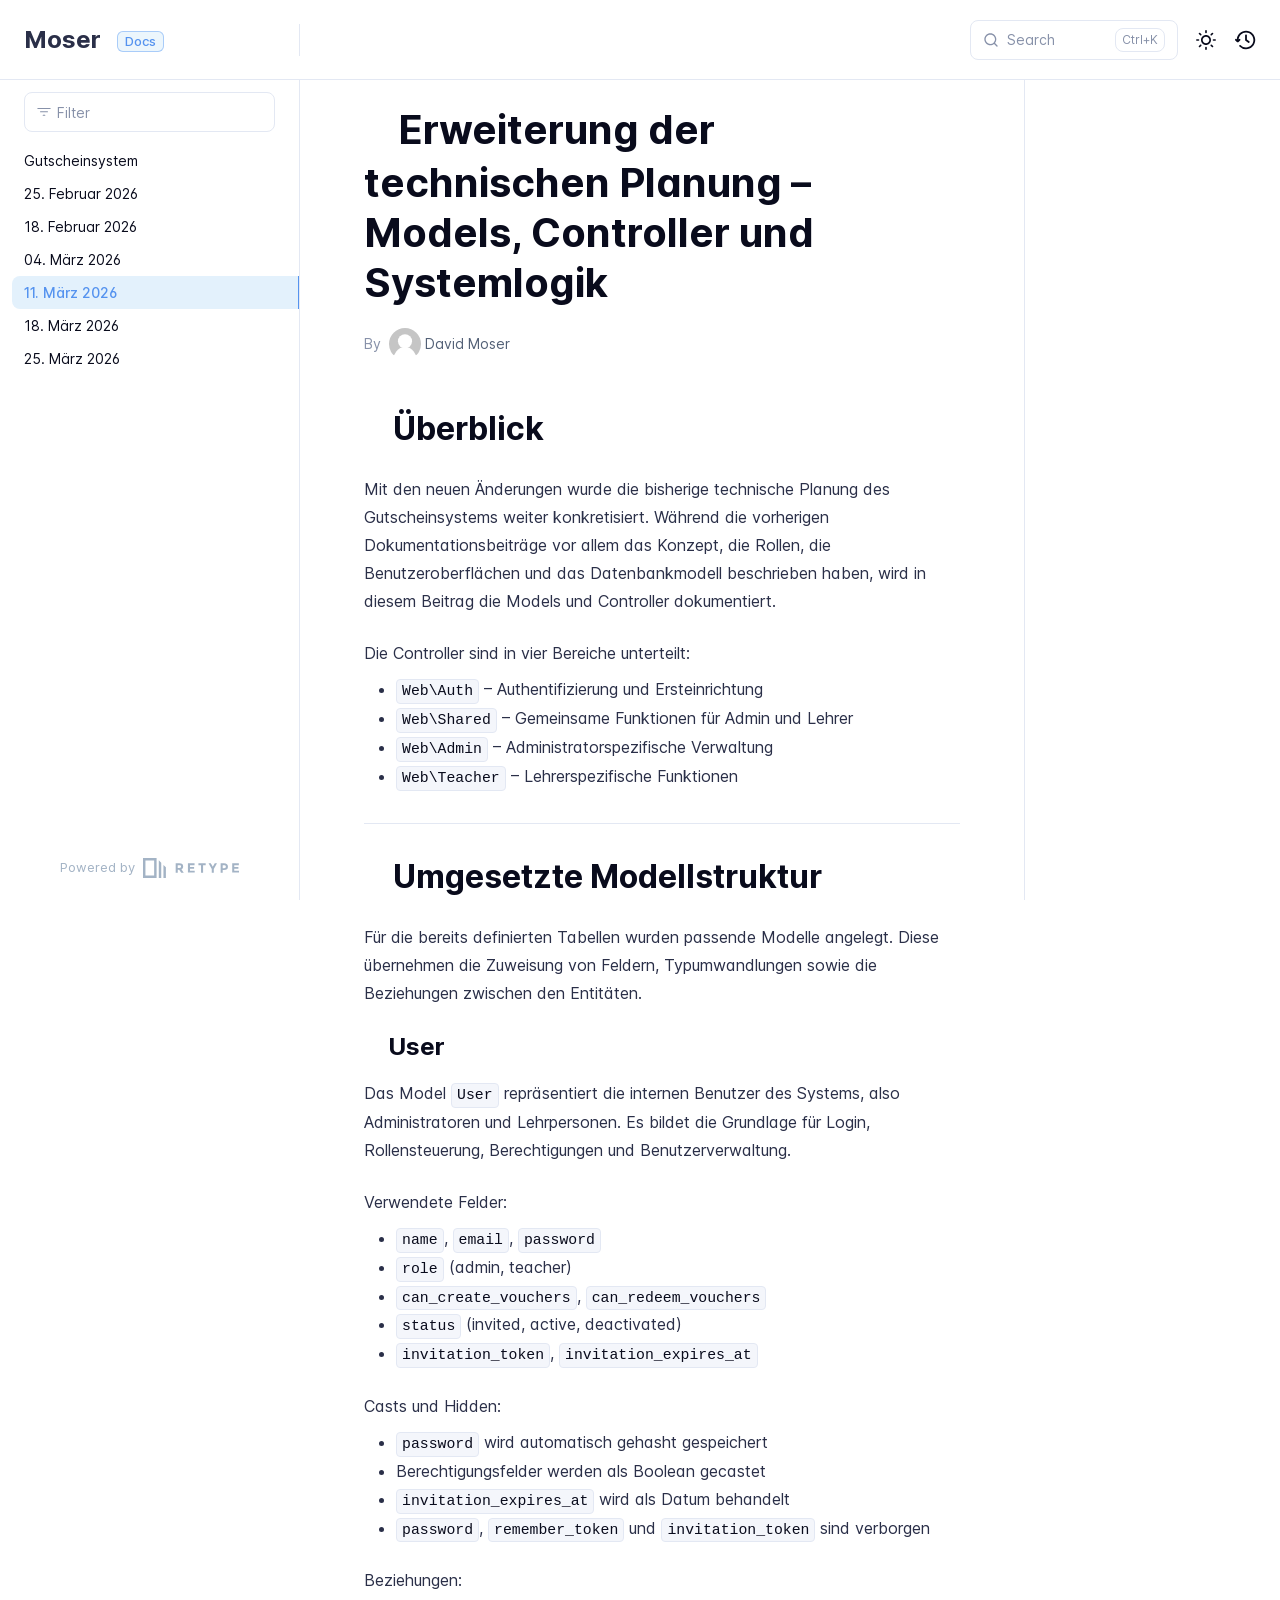
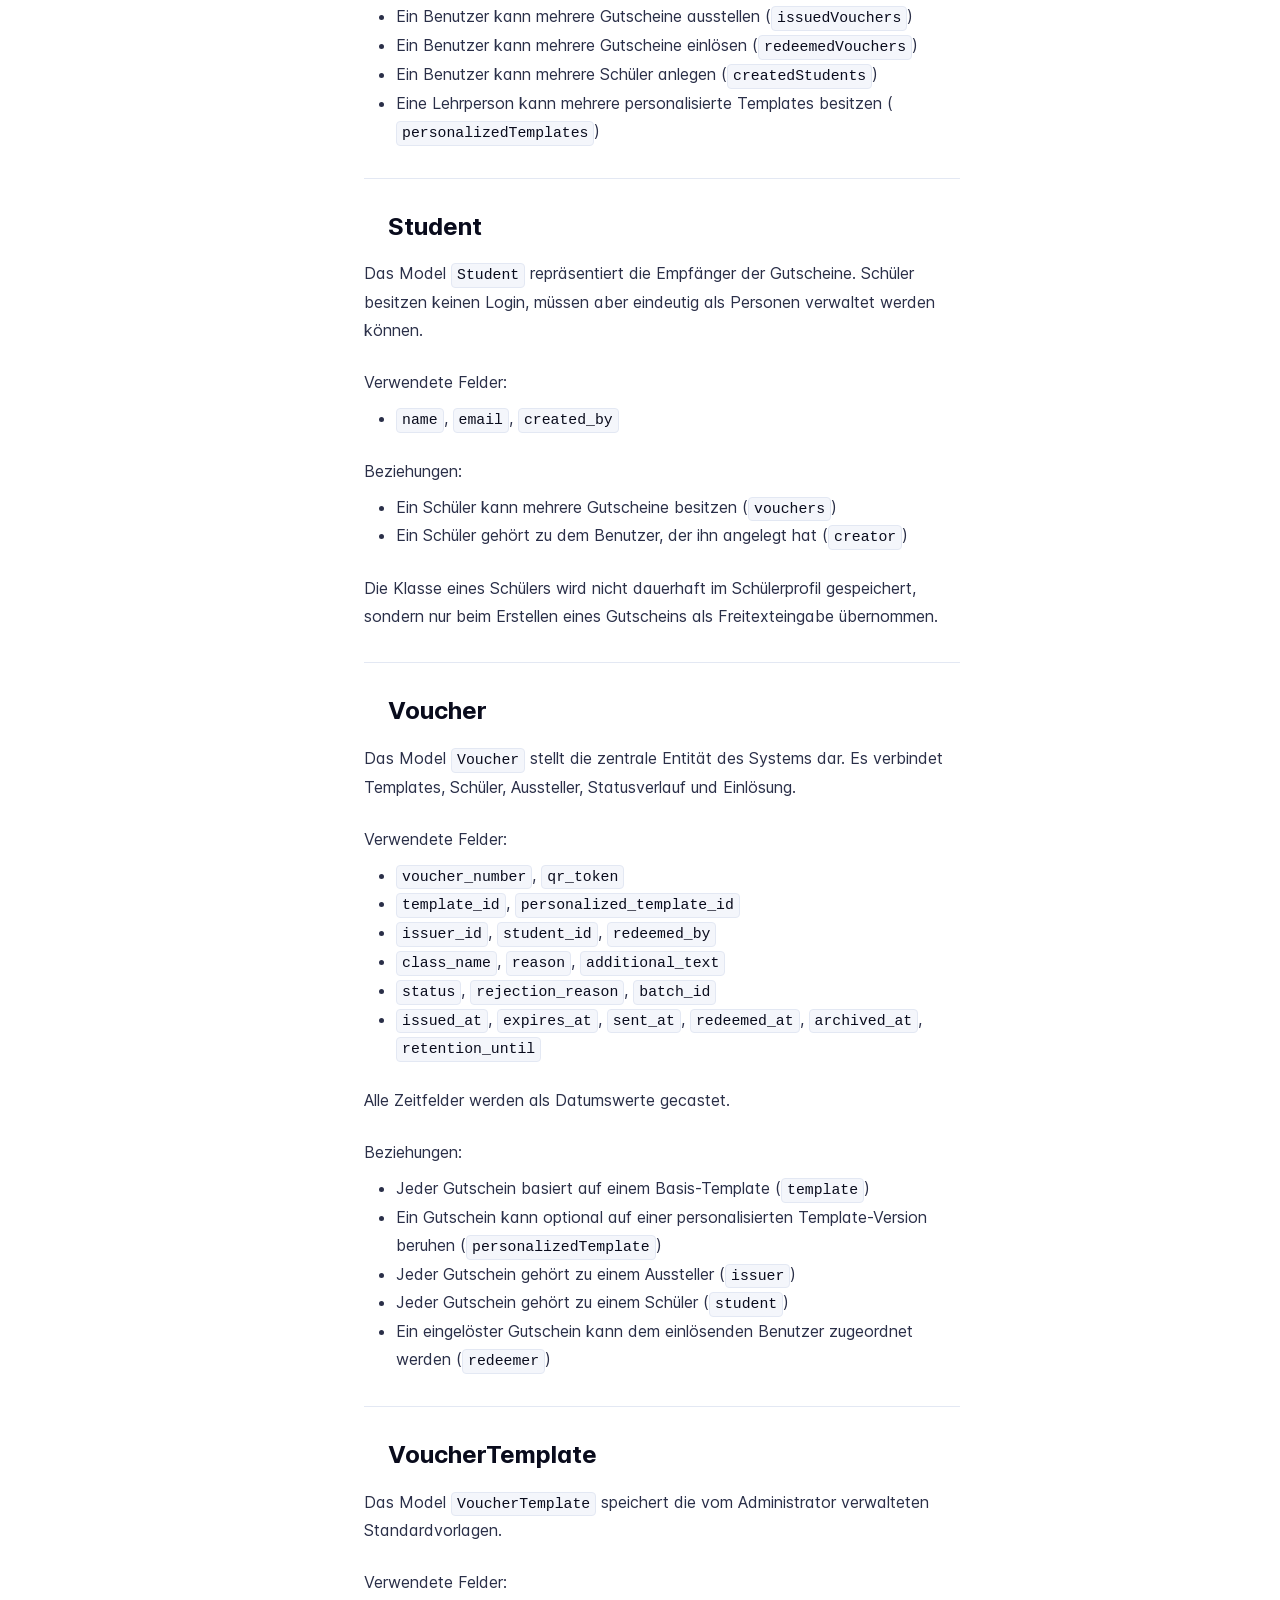
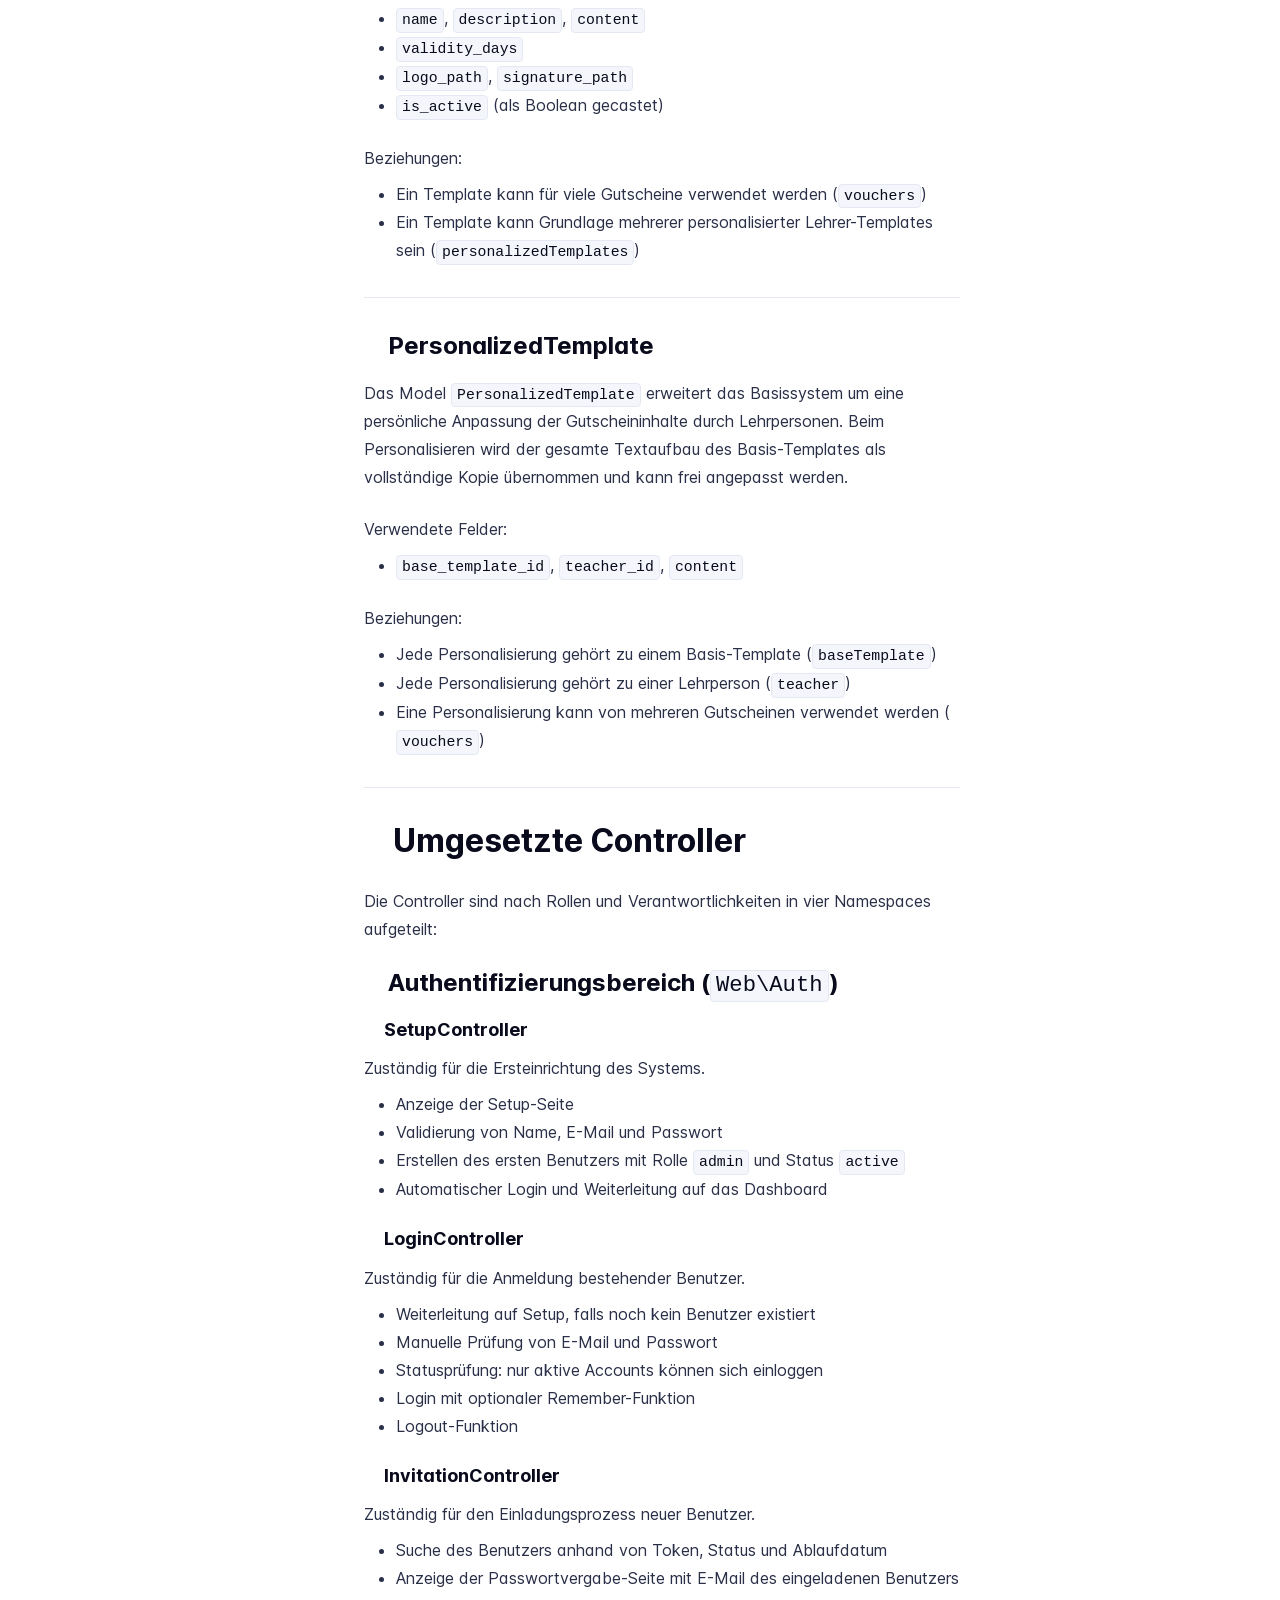
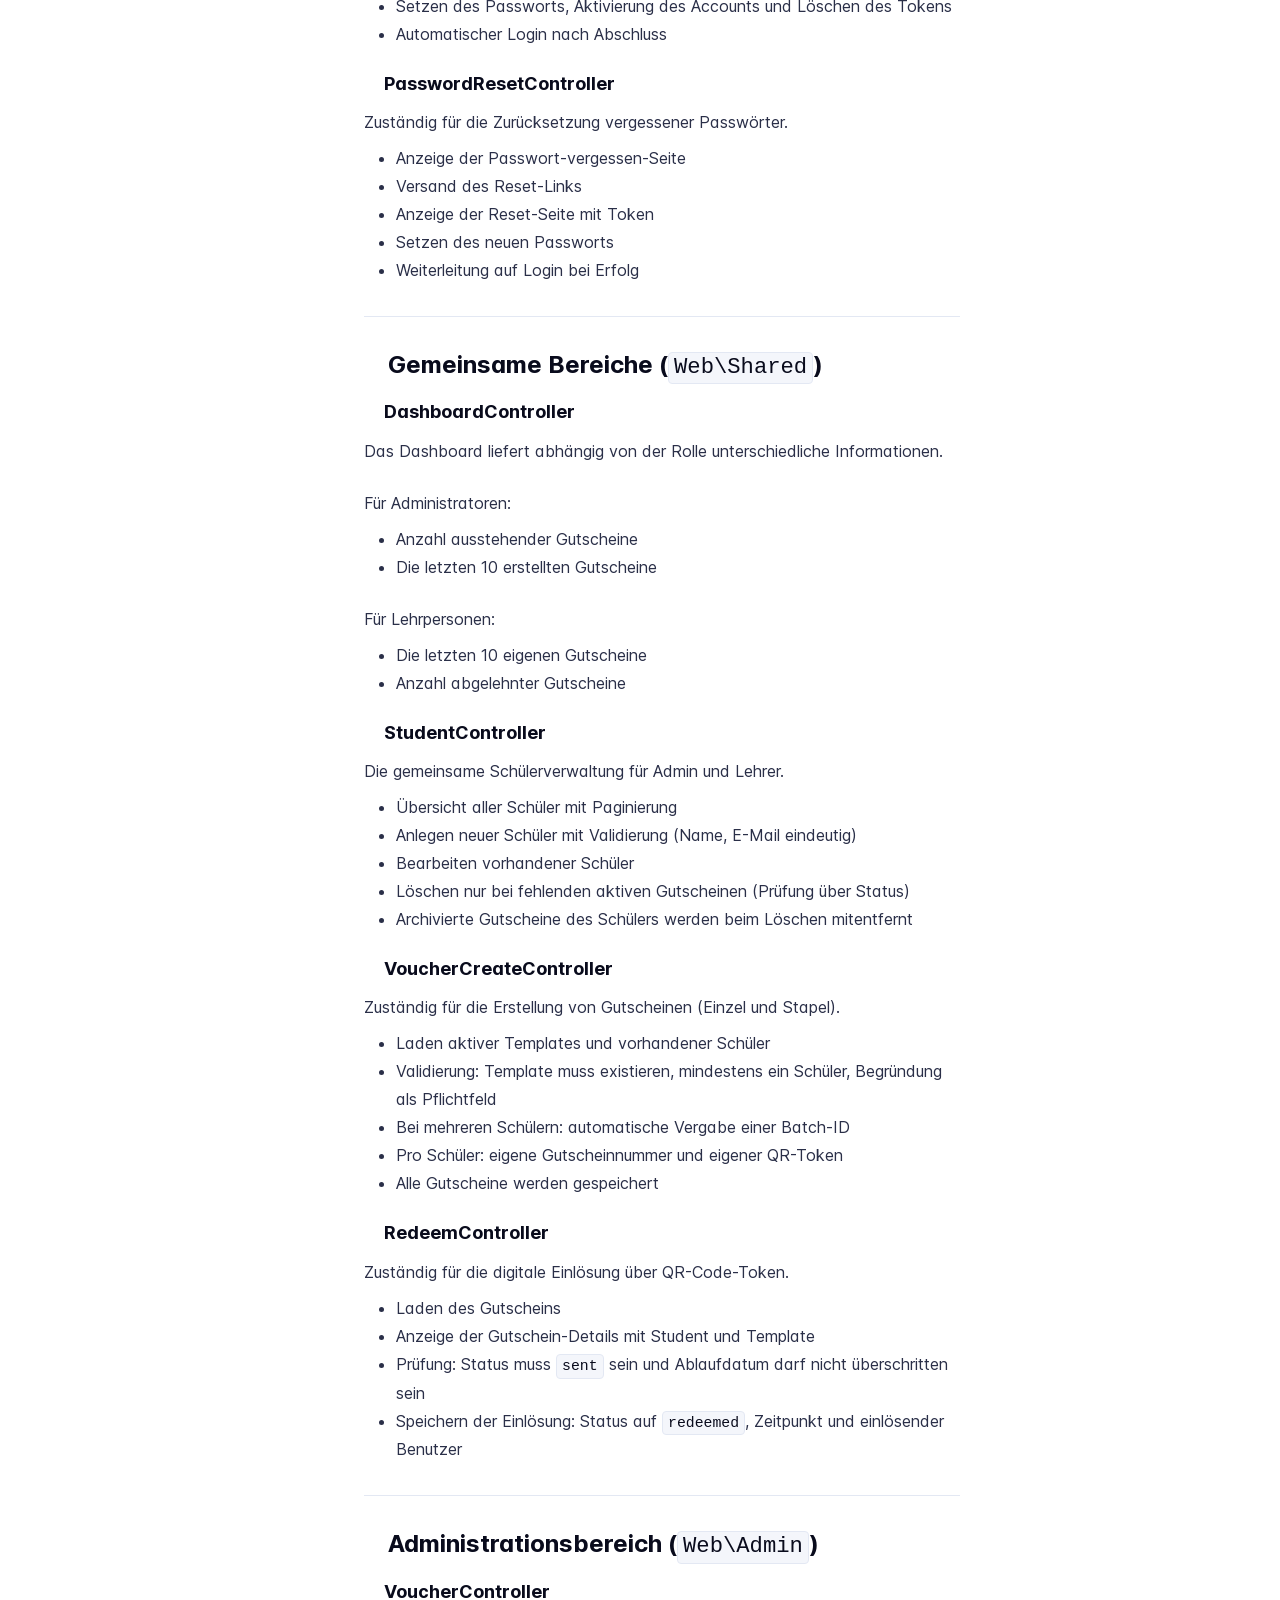
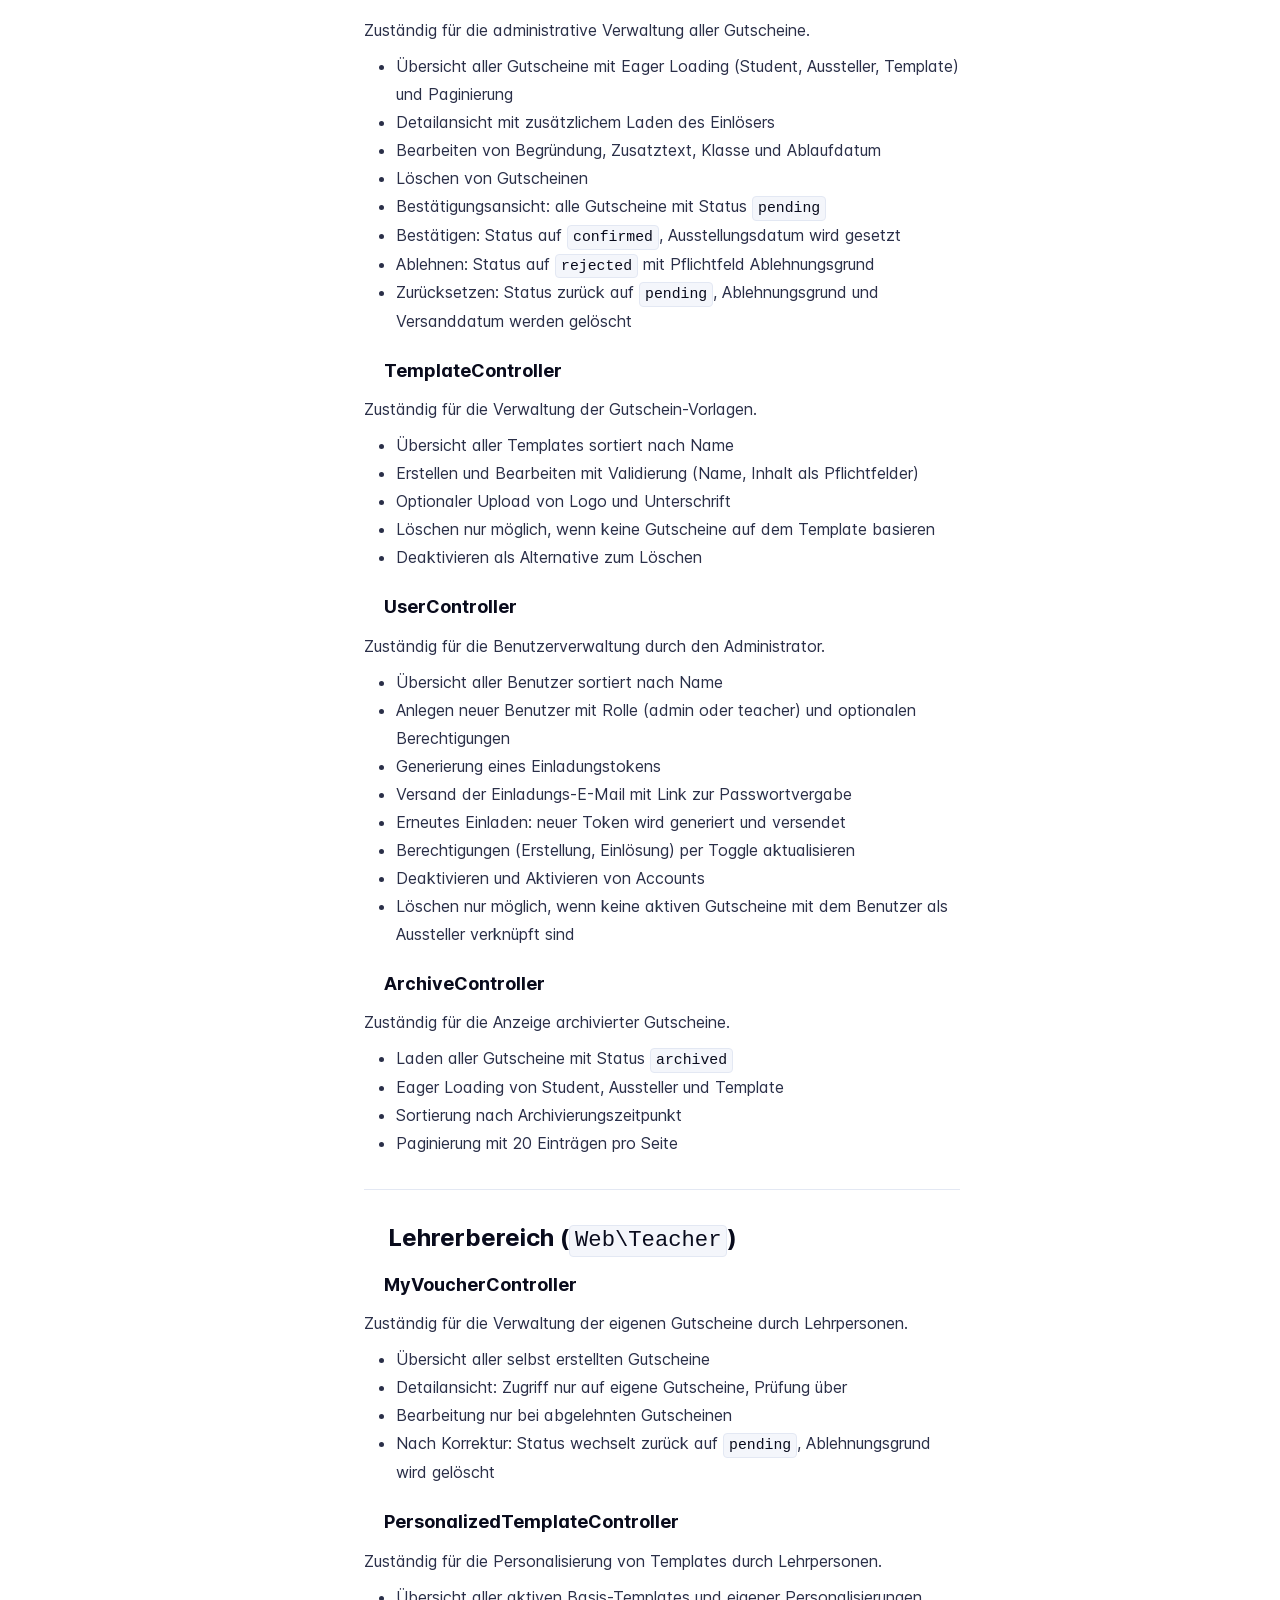
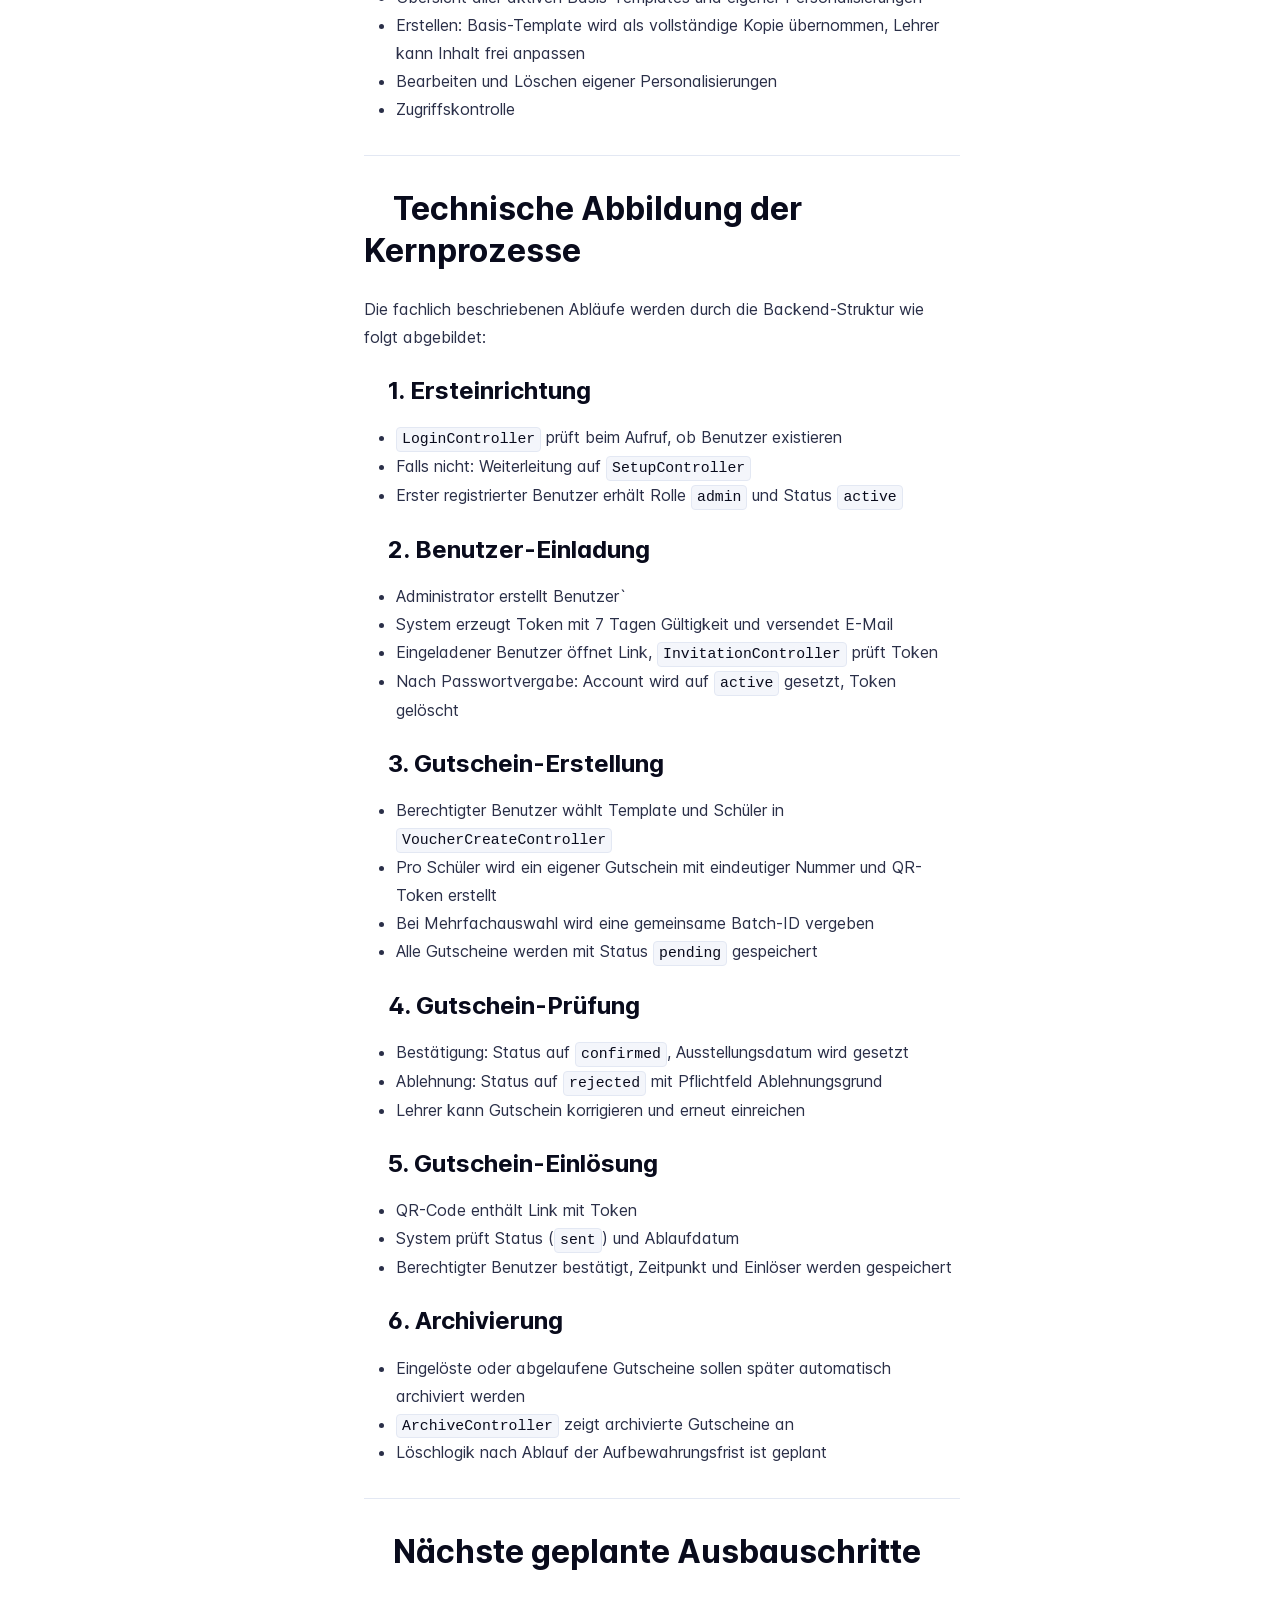
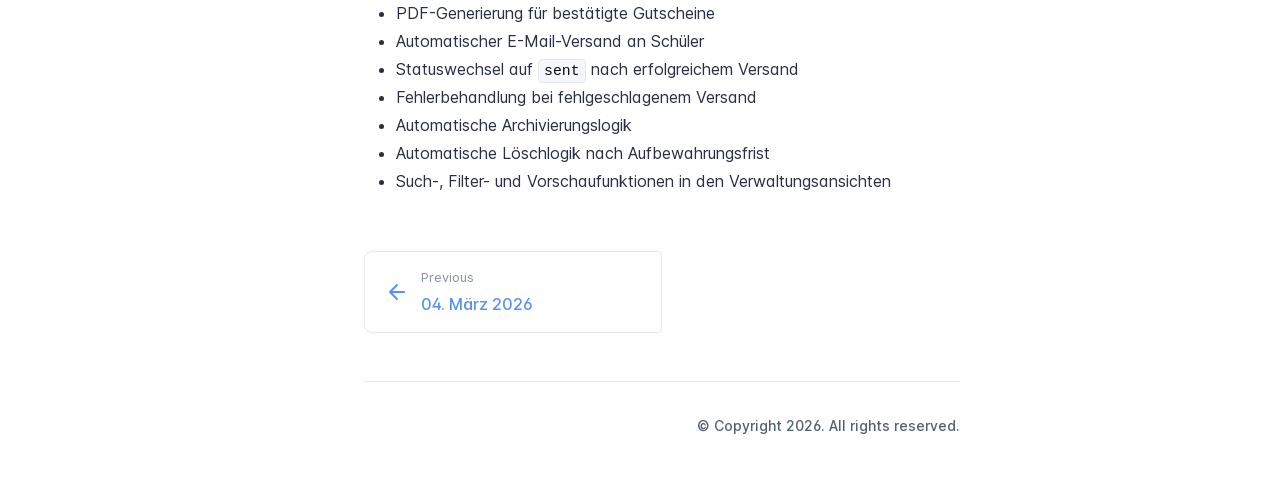
<file: 2026-11-03/index.html>
<!DOCTYPE html>
<html lang="en" class="h-full">
<head>
    <meta charset="UTF-8">
    <meta name="viewport" content="width=device-width,initial-scale=1">
    <meta name="color-scheme" content="light dark">
    <meta name="turbo-cache-control" content="no-cache" data-turbo-track="reload" data-track-token="4.1.0.826544533440">

    <!-- See retype.com -->
    <meta name="generator" content="Retype 4.1.0">

    <!-- Primary Meta Tags -->
    <title>Erweiterung der technischen Planung – Models, Controller und Systemlogik</title>
    <meta name="title" content="Erweiterung der technischen Planung – Models, Controller und Systemlogik">
    <meta name="description" content="Mit den neuen Änderungen wurde die bisherige technische Planung des Gutscheinsystems weiter konkretisiert. Während die vorherigen Dokumentationsbeiträge">

    <!-- Canonical -->
    <link rel="canonical" href="/2026-11-03/">

    <!-- Open Graph -->
    <meta property="og:type" content="website">
    <meta property="og:url" content="/2026-11-03/">
    <meta property="og:title" content="Erweiterung der technischen Planung – Models, Controller und Systemlogik">
    <meta property="og:description" content="Mit den neuen Änderungen wurde die bisherige technische Planung des Gutscheinsystems weiter konkretisiert. Während die vorherigen Dokumentationsbeiträge">
    <meta property="og:site_name" content="Moser">
    <meta property="og:locale" content="en_US">

    <script data-cfasync="false">(function(){var cl=document.documentElement.classList,ls=localStorage.getItem("retype_scheme"),hd=cl.contains("dark"),hl=cl.contains("light"),wm=window.matchMedia&&window.matchMedia("(prefers-color-scheme: dark)").matches;if(ls==="dark"||(!ls&&wm&&!hd&&!hl)){cl.remove("light");cl.add("dark")}else if(ls==="light"||(!ls&&!wm&&!hd&&!hl)){cl.remove("dark");cl.add("light")}})();</script>

    <link href="../resources/css/retype.css?v=4.1.0.826544533440" rel="stylesheet">

    <script data-cfasync="false" src="../resources/js/config.js?v=4.1.0.826544533440" data-turbo-eval="false" defer></script>
    <script data-cfasync="false" src="../resources/js/retype.js?v=4.1.0" data-turbo-eval="false" defer></script>
    <script id="lunr-js" data-cfasync="false" src="../resources/js/lunr.js?v=4.1.0.826544533440" data-turbo-eval="false" defer></script>
</head>
<body>
    <div id="retype-app" class="relative text-base antialiased text-base-text bg-base-bg font-body">
    <div class="absolute bottom-0 left-0" style="top: 5rem; right: 50%"></div>

    <header id="retype-header" class="sticky top-0 z-30 flex w-full h-16 bg-header-bg border-b border-header-border md:h-20">
        <div class="container relative flex items-center justify-between pr-6 grow md:justify-start">
            <!-- Mobile menu button skeleton -->
            <button v-cloak class="skeleton retype-mobile-menu-button flex items-center justify-center shrink-0 overflow-hidden dark:text-white focus:outline-hidden rounded-full w-10 h-10 ml-3.5 md:hidden"><svg xmlns="http://www.w3.org/2000/svg" class="mb-px shrink-0" width="24" height="24" viewBox="0 0 24 24" role="presentation" style="margin-bottom: 0px;"><g fill="currentColor"><path d="M2 4h20v2H2zM2 11h20v2H2zM2 18h20v2H2z"></path></g></svg></button>
            <div v-cloak id="retype-sidebar-left-toggle-button"></div>
    
            <!-- Logo -->
            <div class="flex items-center justify-between h-full py-2 md:w-75">
                <div class="flex items-center px-2 md:px-6">
                    <a id="retype-branding-logo" href="../" class="flex items-center leading-snug text-2xl">
                        <span class="dark:text-white font-bold line-clamp-1 md:line-clamp-2">Moser</span>
                    </a><span id="retype-branding-label" class="inline-flex mt-1 px-2 py-1 ml-4 text-xs font-medium leading-none items-center rounded-md bg-branding-label-bg text-branding-label-text ring-1 ring-branding-label-border ring-inset md:inline-block">Docs</span>
                </div>
    
                <span class="hidden h-8 border-r md:inline-block border-base-border"></span>
            </div>
    
            <div class="flex justify-between md:grow">
                <!-- Top Nav -->
                <nav id="retype-header-nav" class="hidden md:flex">
                    <ul class="flex flex-col mb-4 md:pl-16 md:mb-0 md:flex-row md:items-center">
                        
                    </ul>
                </nav>
    
                <div v-cloak class="flex justify-end grow">
                    <div id="retype-mobile-search-button"></div>
                    <doc-search-desktop></doc-search-desktop>
    
                    <doc-theme-switch class="lg:ml-2"></doc-theme-switch>
                    <doc-history></doc-history>
                </div>
            </div>
        </div>
    </header>


    <div id="retype-container" class="container relative flex bg-white">
        <!-- Sidebar Skeleton -->
        <div v-cloak class="fixed flex flex-col shrink-0 duration-300 ease-in-out bg-sidebar-left-bg border-sidebar-left-border sidebar top-20 w-75 border-r h-screen md:sticky transition-transform skeleton">
        
            <div class="flex items-center h-16 px-6">
                <input id="retype-filter-input-mock" class="w-full h-10 pl-8 px-3 py-2 transition-colors duration-200 ease-linear bg-filter-bg border border-filter-border rounded-lg shadow-none md:text-sm hover:border-filter-border-hover focus:outline-hidden focus:border-filter-border-focus placeholder-filter-placeholder" type="text">
            </div>
        
            <div class="pl-6 mt-1 mb-4">
                <div class="w-32 h-3 mb-4 bg-skeleton-bg rounded-full loading"></div>
                <div class="w-48 h-3 mb-4 bg-skeleton-bg rounded-full loading"></div>
                <div class="w-40 h-3 mb-4 bg-skeleton-bg rounded-full loading"></div>
                <div class="w-32 h-3 mb-4 bg-skeleton-bg rounded-full loading"></div>
                <div class="w-48 h-3 mb-4 bg-skeleton-bg rounded-full loading"></div>
                <div class="w-40 h-3 mb-4 bg-skeleton-bg rounded-full loading"></div>
            </div>
        
            <div class="shrink-0 mt-auto bg-transparent dark:border-base-border">
                <a class="flex items-center justify-center flex-nowrap h-16 text-gray-350 dark:text-dark-400 hover:text-gray-600 dark:hover:text-dark-300 transition-colors duration-150 ease-in docs-powered-by" target="_blank" href="https://retype.com/" rel="noopener">
                    <span class="text-xs whitespace-nowrap">Powered by</span>
                    <svg xmlns="http://www.w3.org/2000/svg" class="ml-2" fill="currentColor" width="96" height="20" overflow="visible"><path d="M0 0v20h13.59V0H0zm11.15 17.54H2.44V2.46h8.71v15.08zM15.8 20h2.44V4.67L15.8 2.22zM20.45 6.89V20h2.44V9.34z"/><g><path d="M40.16 8.44c0 1.49-.59 2.45-1.75 2.88l2.34 3.32h-2.53l-2.04-2.96h-1.43v2.96h-2.06V5.36h3.5c1.43 0 2.46.24 3.07.73s.9 1.27.9 2.35zm-2.48 1.1c.26-.23.38-.59.38-1.09 0-.5-.13-.84-.4-1.03s-.73-.28-1.39-.28h-1.54v2.75h1.5c.72 0 1.2-.12 1.45-.35zM51.56 5.36V7.2h-4.59v1.91h4.13v1.76h-4.13v1.92h4.74v1.83h-6.79V5.36h6.64zM60.09 7.15v7.48h-2.06V7.15h-2.61V5.36h7.28v1.79h-2.61zM70.81 14.64h-2.06v-3.66l-3.19-5.61h2.23l1.99 3.45 1.99-3.45H74l-3.19 5.61v3.66zM83.99 6.19c.65.55.97 1.4.97 2.55s-.33 1.98-1 2.51-1.68.8-3.04.8h-1.23v2.59h-2.06V5.36h3.26c1.42 0 2.45.28 3.1.83zm-1.51 3.65c.25-.28.37-.69.37-1.22s-.16-.92-.48-1.14c-.32-.23-.82-.34-1.5-.34H79.7v3.12h1.38c.68 0 1.15-.14 1.4-.42zM95.85 5.36V7.2h-4.59v1.91h4.13v1.76h-4.13v1.92H96v1.83h-6.79V5.36h6.64z"/></g></svg>
                </a>
            </div>
        </div>
        
        <!-- Sidebar component -->
        <doc-sidebar v-cloak>
            <template #sidebar-footer>
                <div class="shrink-0 mt-auto border-t md:bg-transparent md:border-none dark:border-base-border">
        
                    <a class="flex items-center justify-center flex-nowrap h-16 text-gray-350 dark:text-dark-400 hover:text-gray-600 dark:hover:text-dark-300 transition-colors duration-150 ease-in docs-powered-by" target="_blank" href="https://retype.com/" rel="noopener">
                        <span class="text-xs whitespace-nowrap">Powered by</span>
                        <svg xmlns="http://www.w3.org/2000/svg" class="ml-2" fill="currentColor" width="96" height="20" overflow="visible"><path d="M0 0v20h13.59V0H0zm11.15 17.54H2.44V2.46h8.71v15.08zM15.8 20h2.44V4.67L15.8 2.22zM20.45 6.89V20h2.44V9.34z"/><g><path d="M40.16 8.44c0 1.49-.59 2.45-1.75 2.88l2.34 3.32h-2.53l-2.04-2.96h-1.43v2.96h-2.06V5.36h3.5c1.43 0 2.46.24 3.07.73s.9 1.27.9 2.35zm-2.48 1.1c.26-.23.38-.59.38-1.09 0-.5-.13-.84-.4-1.03s-.73-.28-1.39-.28h-1.54v2.75h1.5c.72 0 1.2-.12 1.45-.35zM51.56 5.36V7.2h-4.59v1.91h4.13v1.76h-4.13v1.92h4.74v1.83h-6.79V5.36h6.64zM60.09 7.15v7.48h-2.06V7.15h-2.61V5.36h7.28v1.79h-2.61zM70.81 14.64h-2.06v-3.66l-3.19-5.61h2.23l1.99 3.45 1.99-3.45H74l-3.19 5.61v3.66zM83.99 6.19c.65.55.97 1.4.97 2.55s-.33 1.98-1 2.51-1.68.8-3.04.8h-1.23v2.59h-2.06V5.36h3.26c1.42 0 2.45.28 3.1.83zm-1.51 3.65c.25-.28.37-.69.37-1.22s-.16-.92-.48-1.14c-.32-.23-.82-.34-1.5-.34H79.7v3.12h1.38c.68 0 1.15-.14 1.4-.42zM95.85 5.36V7.2h-4.59v1.91h4.13v1.76h-4.13v1.92H96v1.83h-6.79V5.36h6.64z"/></g></svg>
                    </a>
                </div>
            </template>
        </doc-sidebar>

        <div class="grow min-w-0 bg-body-bg">
            <!-- Render "toolbar" template here on api pages --><!-- Render page content -->
<div class="flex">
    <div id="retype-main" class="min-w-0 p-4 grow md:px-16">
        <main class="relative pb-12 lg:pt-2">
            <div class="retype-markdown" id="retype-content">
                <!-- Rendered if sidebar right is enabled -->
                <div id="retype-sidebar-right-toggle"></div>
                <!-- Page content  -->
<doc-anchor-target id="erweiterung-der-technischen-planung--models-controller-und-systemlogik" class="break-words">
    <h1>
        <doc-anchor-trigger class="header-anchor-trigger" to="#erweiterung-der-technischen-planung--models-controller-und-systemlogik">#</doc-anchor-trigger>
        <span>Erweiterung der technischen Planung – Models, Controller und Systemlogik</span>
    </h1>
</doc-anchor-target>
<div class="-mt-3 mb-12 flex flex-wrap text-sm text-gray-400 dark:text-dark-350 items-center">
    <div class="flex items-center">
        <div>By</div>
        <div class="ml-2 flex items-center">
          <div class="shrink-0 w-8 h-8 overflow-hidden rounded-full">
            <svg width="2rem" height="2rem" xmlns="http://www.w3.org/2000/svg" fill="white"><g><rect width="2rem" height="1.7rem" fill="#c5c5c5"/><circle r="0.44rem" cy="0.83rem" cx="1rem"/><ellipse ry="0.96rem" rx="0.77rem" cy="2.15rem" cx="1rem"/></g></svg>
          </div>
          <div class="ml-1 whitespace-nowrap text-gray-500 dark:text-dark-350">David Moser</div>
        </div>
    </div>
</div>

<doc-anchor-target id="überblick">
    <h2>
        <doc-anchor-trigger class="header-anchor-trigger" to="#überblick">#</doc-anchor-trigger>
        <span>Überblick</span>
    </h2>
</doc-anchor-target>
<p>Mit den neuen Änderungen wurde die bisherige technische Planung des Gutscheinsystems weiter konkretisiert. Während die vorherigen Dokumentationsbeiträge vor allem das Konzept, die Rollen, die Benutzeroberflächen und das Datenbankmodell beschrieben haben, wird in diesem Beitrag die Models und Controller dokumentiert.</p>
<p>Die Controller sind in vier Bereiche unterteilt:</p>
<ul>
<li><code translate="no" v-pre>Web\Auth</code> – Authentifizierung und Ersteinrichtung</li>
<li><code translate="no" v-pre>Web\Shared</code> – Gemeinsame Funktionen für Admin und Lehrer</li>
<li><code translate="no" v-pre>Web\Admin</code> – Administratorspezifische Verwaltung</li>
<li><code translate="no" v-pre>Web\Teacher</code> – Lehrerspezifische Funktionen</li>
</ul>
<hr>
<doc-anchor-target id="umgesetzte-modellstruktur">
    <h2>
        <doc-anchor-trigger class="header-anchor-trigger" to="#umgesetzte-modellstruktur">#</doc-anchor-trigger>
        <span>Umgesetzte Modellstruktur</span>
    </h2>
</doc-anchor-target>
<p>Für die bereits definierten Tabellen wurden passende Modelle angelegt. Diese übernehmen die Zuweisung von Feldern, Typumwandlungen sowie die Beziehungen zwischen den Entitäten.</p>
<doc-anchor-target id="user">
    <h3>
        <doc-anchor-trigger class="header-anchor-trigger" to="#user">#</doc-anchor-trigger>
        <span>User</span>
    </h3>
</doc-anchor-target>
<p>Das Model <code translate="no" v-pre>User</code> repräsentiert die internen Benutzer des Systems, also Administratoren und Lehrpersonen. Es bildet die Grundlage für Login, Rollensteuerung, Berechtigungen und Benutzerverwaltung.</p>
<p>Verwendete Felder:</p>
<ul>
<li><code translate="no" v-pre>name</code>, <code translate="no" v-pre>email</code>, <code translate="no" v-pre>password</code></li>
<li><code translate="no" v-pre>role</code> (admin, teacher)</li>
<li><code translate="no" v-pre>can_create_vouchers</code>, <code translate="no" v-pre>can_redeem_vouchers</code></li>
<li><code translate="no" v-pre>status</code> (invited, active, deactivated)</li>
<li><code translate="no" v-pre>invitation_token</code>, <code translate="no" v-pre>invitation_expires_at</code></li>
</ul>
<p>Casts und Hidden:</p>
<ul>
<li><code translate="no" v-pre>password</code> wird automatisch gehasht gespeichert</li>
<li>Berechtigungsfelder werden als Boolean gecastet</li>
<li><code translate="no" v-pre>invitation_expires_at</code> wird als Datum behandelt</li>
<li><code translate="no" v-pre>password</code>, <code translate="no" v-pre>remember_token</code> und <code translate="no" v-pre>invitation_token</code> sind verborgen</li>
</ul>
<p>Beziehungen:</p>
<ul>
<li>Ein Benutzer kann mehrere Gutscheine ausstellen (<code translate="no" v-pre>issuedVouchers</code>)</li>
<li>Ein Benutzer kann mehrere Gutscheine einlösen (<code translate="no" v-pre>redeemedVouchers</code>)</li>
<li>Ein Benutzer kann mehrere Schüler anlegen (<code translate="no" v-pre>createdStudents</code>)</li>
<li>Eine Lehrperson kann mehrere personalisierte Templates besitzen (<code translate="no" v-pre>personalizedTemplates</code>)</li>
</ul>
<hr>
<doc-anchor-target id="student">
    <h3>
        <doc-anchor-trigger class="header-anchor-trigger" to="#student">#</doc-anchor-trigger>
        <span>Student</span>
    </h3>
</doc-anchor-target>
<p>Das Model <code translate="no" v-pre>Student</code> repräsentiert die Empfänger der Gutscheine. Schüler besitzen keinen Login, müssen aber eindeutig als Personen verwaltet werden können.</p>
<p>Verwendete Felder:</p>
<ul>
<li><code translate="no" v-pre>name</code>, <code translate="no" v-pre>email</code>, <code translate="no" v-pre>created_by</code></li>
</ul>
<p>Beziehungen:</p>
<ul>
<li>Ein Schüler kann mehrere Gutscheine besitzen (<code translate="no" v-pre>vouchers</code>)</li>
<li>Ein Schüler gehört zu dem Benutzer, der ihn angelegt hat (<code translate="no" v-pre>creator</code>)</li>
</ul>
<p>Die Klasse eines Schülers wird nicht dauerhaft im Schülerprofil gespeichert, sondern nur beim Erstellen eines Gutscheins als Freitexteingabe übernommen.</p>
<hr>
<doc-anchor-target id="voucher">
    <h3>
        <doc-anchor-trigger class="header-anchor-trigger" to="#voucher">#</doc-anchor-trigger>
        <span>Voucher</span>
    </h3>
</doc-anchor-target>
<p>Das Model <code translate="no" v-pre>Voucher</code> stellt die zentrale Entität des Systems dar. Es verbindet Templates, Schüler, Aussteller, Statusverlauf und Einlösung.</p>
<p>Verwendete Felder:</p>
<ul>
<li><code translate="no" v-pre>voucher_number</code>, <code translate="no" v-pre>qr_token</code></li>
<li><code translate="no" v-pre>template_id</code>, <code translate="no" v-pre>personalized_template_id</code></li>
<li><code translate="no" v-pre>issuer_id</code>, <code translate="no" v-pre>student_id</code>, <code translate="no" v-pre>redeemed_by</code></li>
<li><code translate="no" v-pre>class_name</code>, <code translate="no" v-pre>reason</code>, <code translate="no" v-pre>additional_text</code></li>
<li><code translate="no" v-pre>status</code>, <code translate="no" v-pre>rejection_reason</code>, <code translate="no" v-pre>batch_id</code></li>
<li><code translate="no" v-pre>issued_at</code>, <code translate="no" v-pre>expires_at</code>, <code translate="no" v-pre>sent_at</code>, <code translate="no" v-pre>redeemed_at</code>, <code translate="no" v-pre>archived_at</code>, <code translate="no" v-pre>retention_until</code></li>
</ul>
<p>Alle Zeitfelder werden als Datumswerte gecastet.</p>
<p>Beziehungen:</p>
<ul>
<li>Jeder Gutschein basiert auf einem Basis-Template (<code translate="no" v-pre>template</code>)</li>
<li>Ein Gutschein kann optional auf einer personalisierten Template-Version beruhen (<code translate="no" v-pre>personalizedTemplate</code>)</li>
<li>Jeder Gutschein gehört zu einem Aussteller (<code translate="no" v-pre>issuer</code>)</li>
<li>Jeder Gutschein gehört zu einem Schüler (<code translate="no" v-pre>student</code>)</li>
<li>Ein eingelöster Gutschein kann dem einlösenden Benutzer zugeordnet werden (<code translate="no" v-pre>redeemer</code>)</li>
</ul>
<hr>
<doc-anchor-target id="vouchertemplate">
    <h3>
        <doc-anchor-trigger class="header-anchor-trigger" to="#vouchertemplate">#</doc-anchor-trigger>
        <span>VoucherTemplate</span>
    </h3>
</doc-anchor-target>
<p>Das Model <code translate="no" v-pre>VoucherTemplate</code> speichert die vom Administrator verwalteten Standardvorlagen.</p>
<p>Verwendete Felder:</p>
<ul>
<li><code translate="no" v-pre>name</code>, <code translate="no" v-pre>description</code>, <code translate="no" v-pre>content</code></li>
<li><code translate="no" v-pre>validity_days</code></li>
<li><code translate="no" v-pre>logo_path</code>, <code translate="no" v-pre>signature_path</code></li>
<li><code translate="no" v-pre>is_active</code> (als Boolean gecastet)</li>
</ul>
<p>Beziehungen:</p>
<ul>
<li>Ein Template kann für viele Gutscheine verwendet werden (<code translate="no" v-pre>vouchers</code>)</li>
<li>Ein Template kann Grundlage mehrerer personalisierter Lehrer-Templates sein (<code translate="no" v-pre>personalizedTemplates</code>)</li>
</ul>
<hr>
<doc-anchor-target id="personalizedtemplate">
    <h3>
        <doc-anchor-trigger class="header-anchor-trigger" to="#personalizedtemplate">#</doc-anchor-trigger>
        <span>PersonalizedTemplate</span>
    </h3>
</doc-anchor-target>
<p>Das Model <code translate="no" v-pre>PersonalizedTemplate</code> erweitert das Basissystem um eine persönliche Anpassung der Gutscheininhalte durch Lehrpersonen. Beim Personalisieren wird der gesamte Textaufbau des Basis-Templates als vollständige Kopie übernommen und kann frei angepasst werden.</p>
<p>Verwendete Felder:</p>
<ul>
<li><code translate="no" v-pre>base_template_id</code>, <code translate="no" v-pre>teacher_id</code>, <code translate="no" v-pre>content</code></li>
</ul>
<p>Beziehungen:</p>
<ul>
<li>Jede Personalisierung gehört zu einem Basis-Template (<code translate="no" v-pre>baseTemplate</code>)</li>
<li>Jede Personalisierung gehört zu einer Lehrperson (<code translate="no" v-pre>teacher</code>)</li>
<li>Eine Personalisierung kann von mehreren Gutscheinen verwendet werden (<code translate="no" v-pre>vouchers</code>)</li>
</ul>
<hr>
<doc-anchor-target id="umgesetzte-controller">
    <h2>
        <doc-anchor-trigger class="header-anchor-trigger" to="#umgesetzte-controller">#</doc-anchor-trigger>
        <span>Umgesetzte Controller</span>
    </h2>
</doc-anchor-target>
<p>Die Controller sind nach Rollen und Verantwortlichkeiten in vier Namespaces aufgeteilt:</p>
<doc-anchor-target id="authentifizierungsbereich-webauth">
    <h3>
        <doc-anchor-trigger class="header-anchor-trigger" to="#authentifizierungsbereich-webauth">#</doc-anchor-trigger>
        <span>Authentifizierungsbereich (<code translate="no" v-pre>Web\Auth</code>)</span>
    </h3>
</doc-anchor-target>
<doc-anchor-target id="setupcontroller">
    <h4>
        <doc-anchor-trigger class="header-anchor-trigger" to="#setupcontroller">#</doc-anchor-trigger>
        <span>SetupController</span>
    </h4>
</doc-anchor-target>
<p>Zuständig für die Ersteinrichtung des Systems.</p>
<ul>
<li>Anzeige der Setup-Seite</li>
<li>Validierung von Name, E-Mail und Passwort</li>
<li>Erstellen des ersten Benutzers mit Rolle <code translate="no" v-pre>admin</code> und Status <code translate="no" v-pre>active</code></li>
<li>Automatischer Login und Weiterleitung auf das Dashboard</li>
</ul>
<doc-anchor-target id="logincontroller">
    <h4>
        <doc-anchor-trigger class="header-anchor-trigger" to="#logincontroller">#</doc-anchor-trigger>
        <span>LoginController</span>
    </h4>
</doc-anchor-target>
<p>Zuständig für die Anmeldung bestehender Benutzer.</p>
<ul>
<li>Weiterleitung auf Setup, falls noch kein Benutzer existiert</li>
<li>Manuelle Prüfung von E-Mail und Passwort</li>
<li>Statusprüfung: nur aktive Accounts können sich einloggen</li>
<li>Login mit optionaler Remember-Funktion</li>
<li>Logout-Funktion</li>
</ul>
<doc-anchor-target id="invitationcontroller">
    <h4>
        <doc-anchor-trigger class="header-anchor-trigger" to="#invitationcontroller">#</doc-anchor-trigger>
        <span>InvitationController</span>
    </h4>
</doc-anchor-target>
<p>Zuständig für den Einladungsprozess neuer Benutzer.</p>
<ul>
<li>Suche des Benutzers anhand von Token, Status und Ablaufdatum</li>
<li>Anzeige der Passwortvergabe-Seite mit E-Mail des eingeladenen Benutzers</li>
<li>Setzen des Passworts, Aktivierung des Accounts und Löschen des Tokens</li>
<li>Automatischer Login nach Abschluss</li>
</ul>
<doc-anchor-target id="passwordresetcontroller">
    <h4>
        <doc-anchor-trigger class="header-anchor-trigger" to="#passwordresetcontroller">#</doc-anchor-trigger>
        <span>PasswordResetController</span>
    </h4>
</doc-anchor-target>
<p>Zuständig für die Zurücksetzung vergessener Passwörter.</p>
<ul>
<li>Anzeige der Passwort-vergessen-Seite</li>
<li>Versand des Reset-Links</li>
<li>Anzeige der Reset-Seite mit Token</li>
<li>Setzen des neuen Passworts</li>
<li>Weiterleitung auf Login bei Erfolg</li>
</ul>
<hr>
<doc-anchor-target id="gemeinsame-bereiche-webshared">
    <h3>
        <doc-anchor-trigger class="header-anchor-trigger" to="#gemeinsame-bereiche-webshared">#</doc-anchor-trigger>
        <span>Gemeinsame Bereiche (<code translate="no" v-pre>Web\Shared</code>)</span>
    </h3>
</doc-anchor-target>
<doc-anchor-target id="dashboardcontroller">
    <h4>
        <doc-anchor-trigger class="header-anchor-trigger" to="#dashboardcontroller">#</doc-anchor-trigger>
        <span>DashboardController</span>
    </h4>
</doc-anchor-target>
<p>Das Dashboard liefert abhängig von der Rolle unterschiedliche Informationen.</p>
<p>Für Administratoren:</p>
<ul>
<li>Anzahl ausstehender Gutscheine</li>
<li>Die letzten 10 erstellten Gutscheine</li>
</ul>
<p>Für Lehrpersonen:</p>
<ul>
<li>Die letzten 10 eigenen Gutscheine</li>
<li>Anzahl abgelehnter Gutscheine</li>
</ul>
<doc-anchor-target id="studentcontroller">
    <h4>
        <doc-anchor-trigger class="header-anchor-trigger" to="#studentcontroller">#</doc-anchor-trigger>
        <span>StudentController</span>
    </h4>
</doc-anchor-target>
<p>Die gemeinsame Schülerverwaltung für Admin und Lehrer.</p>
<ul>
<li>Übersicht aller Schüler mit Paginierung</li>
<li>Anlegen neuer Schüler mit Validierung (Name, E-Mail eindeutig)</li>
<li>Bearbeiten vorhandener Schüler</li>
<li>Löschen nur bei fehlenden aktiven Gutscheinen (Prüfung über Status)</li>
<li>Archivierte Gutscheine des Schülers werden beim Löschen mitentfernt</li>
</ul>
<doc-anchor-target id="vouchercreatecontroller">
    <h4>
        <doc-anchor-trigger class="header-anchor-trigger" to="#vouchercreatecontroller">#</doc-anchor-trigger>
        <span>VoucherCreateController</span>
    </h4>
</doc-anchor-target>
<p>Zuständig für die Erstellung von Gutscheinen (Einzel und Stapel).</p>
<ul>
<li>Laden aktiver Templates und vorhandener Schüler</li>
<li>Validierung: Template muss existieren, mindestens ein Schüler, Begründung als Pflichtfeld</li>
<li>Bei mehreren Schülern: automatische Vergabe einer Batch-ID</li>
<li>Pro Schüler: eigene Gutscheinnummer und eigener QR-Token</li>
<li>Alle Gutscheine werden gespeichert</li>
</ul>
<doc-anchor-target id="redeemcontroller">
    <h4>
        <doc-anchor-trigger class="header-anchor-trigger" to="#redeemcontroller">#</doc-anchor-trigger>
        <span>RedeemController</span>
    </h4>
</doc-anchor-target>
<p>Zuständig für die digitale Einlösung über QR-Code-Token.</p>
<ul>
<li>Laden des Gutscheins</li>
<li>Anzeige der Gutschein-Details mit Student und Template</li>
<li>Prüfung: Status muss <code translate="no" v-pre>sent</code> sein und Ablaufdatum darf nicht überschritten sein</li>
<li>Speichern der Einlösung: Status auf <code translate="no" v-pre>redeemed</code>, Zeitpunkt und einlösender Benutzer</li>
</ul>
<hr>
<doc-anchor-target id="administrationsbereich-webadmin">
    <h3>
        <doc-anchor-trigger class="header-anchor-trigger" to="#administrationsbereich-webadmin">#</doc-anchor-trigger>
        <span>Administrationsbereich (<code translate="no" v-pre>Web\Admin</code>)</span>
    </h3>
</doc-anchor-target>
<doc-anchor-target id="vouchercontroller">
    <h4>
        <doc-anchor-trigger class="header-anchor-trigger" to="#vouchercontroller">#</doc-anchor-trigger>
        <span>VoucherController</span>
    </h4>
</doc-anchor-target>
<p>Zuständig für die administrative Verwaltung aller Gutscheine.</p>
<ul>
<li>Übersicht aller Gutscheine mit Eager Loading (Student, Aussteller, Template) und Paginierung</li>
<li>Detailansicht mit zusätzlichem Laden des Einlösers</li>
<li>Bearbeiten von Begründung, Zusatztext, Klasse und Ablaufdatum</li>
<li>Löschen von Gutscheinen</li>
<li>Bestätigungsansicht: alle Gutscheine mit Status <code translate="no" v-pre>pending</code></li>
<li>Bestätigen: Status auf <code translate="no" v-pre>confirmed</code>, Ausstellungsdatum wird gesetzt</li>
<li>Ablehnen: Status auf <code translate="no" v-pre>rejected</code> mit Pflichtfeld Ablehnungsgrund</li>
<li>Zurücksetzen: Status zurück auf <code translate="no" v-pre>pending</code>, Ablehnungsgrund und Versanddatum werden gelöscht</li>
</ul>
<doc-anchor-target id="templatecontroller">
    <h4>
        <doc-anchor-trigger class="header-anchor-trigger" to="#templatecontroller">#</doc-anchor-trigger>
        <span>TemplateController</span>
    </h4>
</doc-anchor-target>
<p>Zuständig für die Verwaltung der Gutschein-Vorlagen.</p>
<ul>
<li>Übersicht aller Templates sortiert nach Name</li>
<li>Erstellen und Bearbeiten mit Validierung (Name, Inhalt als Pflichtfelder)</li>
<li>Optionaler Upload von Logo und Unterschrift</li>
<li>Löschen nur möglich, wenn keine Gutscheine auf dem Template basieren</li>
<li>Deaktivieren als Alternative zum Löschen</li>
</ul>
<doc-anchor-target id="usercontroller">
    <h4>
        <doc-anchor-trigger class="header-anchor-trigger" to="#usercontroller">#</doc-anchor-trigger>
        <span>UserController</span>
    </h4>
</doc-anchor-target>
<p>Zuständig für die Benutzerverwaltung durch den Administrator.</p>
<ul>
<li>Übersicht aller Benutzer sortiert nach Name</li>
<li>Anlegen neuer Benutzer mit Rolle (admin oder teacher) und optionalen Berechtigungen</li>
<li>Generierung eines Einladungstokens</li>
<li>Versand der Einladungs-E-Mail mit Link zur Passwortvergabe</li>
<li>Erneutes Einladen: neuer Token wird generiert und versendet</li>
<li>Berechtigungen (Erstellung, Einlösung) per Toggle aktualisieren</li>
<li>Deaktivieren und Aktivieren von Accounts</li>
<li>Löschen nur möglich, wenn keine aktiven Gutscheine mit dem Benutzer als Aussteller verknüpft sind</li>
</ul>
<doc-anchor-target id="archivecontroller">
    <h4>
        <doc-anchor-trigger class="header-anchor-trigger" to="#archivecontroller">#</doc-anchor-trigger>
        <span>ArchiveController</span>
    </h4>
</doc-anchor-target>
<p>Zuständig für die Anzeige archivierter Gutscheine.</p>
<ul>
<li>Laden aller Gutscheine mit Status <code translate="no" v-pre>archived</code></li>
<li>Eager Loading von Student, Aussteller und Template</li>
<li>Sortierung nach Archivierungszeitpunkt</li>
<li>Paginierung mit 20 Einträgen pro Seite</li>
</ul>
<hr>
<doc-anchor-target id="lehrerbereich-webteacher">
    <h3>
        <doc-anchor-trigger class="header-anchor-trigger" to="#lehrerbereich-webteacher">#</doc-anchor-trigger>
        <span>Lehrerbereich (<code translate="no" v-pre>Web\Teacher</code>)</span>
    </h3>
</doc-anchor-target>
<doc-anchor-target id="myvouchercontroller">
    <h4>
        <doc-anchor-trigger class="header-anchor-trigger" to="#myvouchercontroller">#</doc-anchor-trigger>
        <span>MyVoucherController</span>
    </h4>
</doc-anchor-target>
<p>Zuständig für die Verwaltung der eigenen Gutscheine durch Lehrpersonen.</p>
<ul>
<li>Übersicht aller selbst erstellten Gutscheine</li>
<li>Detailansicht: Zugriff nur auf eigene Gutscheine, Prüfung über</li>
<li>Bearbeitung nur bei abgelehnten Gutscheinen</li>
<li>Nach Korrektur: Status wechselt zurück auf <code translate="no" v-pre>pending</code>, Ablehnungsgrund wird gelöscht</li>
</ul>
<doc-anchor-target id="personalizedtemplatecontroller">
    <h4>
        <doc-anchor-trigger class="header-anchor-trigger" to="#personalizedtemplatecontroller">#</doc-anchor-trigger>
        <span>PersonalizedTemplateController</span>
    </h4>
</doc-anchor-target>
<p>Zuständig für die Personalisierung von Templates durch Lehrpersonen.</p>
<ul>
<li>Übersicht aller aktiven Basis-Templates und eigener Personalisierungen</li>
<li>Erstellen: Basis-Template wird als vollständige Kopie übernommen, Lehrer kann Inhalt frei anpassen</li>
<li>Bearbeiten und Löschen eigener Personalisierungen</li>
<li>Zugriffskontrolle</li>
</ul>
<hr>
<doc-anchor-target id="technische-abbildung-der-kernprozesse">
    <h2>
        <doc-anchor-trigger class="header-anchor-trigger" to="#technische-abbildung-der-kernprozesse">#</doc-anchor-trigger>
        <span>Technische Abbildung der Kernprozesse</span>
    </h2>
</doc-anchor-target>
<p>Die fachlich beschriebenen Abläufe werden durch die Backend-Struktur wie folgt abgebildet:</p>
<doc-anchor-target id="1-ersteinrichtung">
    <h3>
        <doc-anchor-trigger class="header-anchor-trigger" to="#1-ersteinrichtung">#</doc-anchor-trigger>
        <span>1. Ersteinrichtung</span>
    </h3>
</doc-anchor-target>
<ul>
<li><code translate="no" v-pre>LoginController</code> prüft beim Aufruf, ob Benutzer existieren</li>
<li>Falls nicht: Weiterleitung auf <code translate="no" v-pre>SetupController</code></li>
<li>Erster registrierter Benutzer erhält Rolle <code translate="no" v-pre>admin</code> und Status <code translate="no" v-pre>active</code></li>
</ul>
<doc-anchor-target id="2-benutzer-einladung">
    <h3>
        <doc-anchor-trigger class="header-anchor-trigger" to="#2-benutzer-einladung">#</doc-anchor-trigger>
        <span>2. Benutzer-Einladung</span>
    </h3>
</doc-anchor-target>
<ul>
<li>Administrator erstellt Benutzer&#x60;</li>
<li>System erzeugt Token mit 7 Tagen Gültigkeit und versendet E-Mail</li>
<li>Eingeladener Benutzer öffnet Link, <code translate="no" v-pre>InvitationController</code> prüft Token</li>
<li>Nach Passwortvergabe: Account wird auf <code translate="no" v-pre>active</code> gesetzt, Token gelöscht</li>
</ul>
<doc-anchor-target id="3-gutschein-erstellung">
    <h3>
        <doc-anchor-trigger class="header-anchor-trigger" to="#3-gutschein-erstellung">#</doc-anchor-trigger>
        <span>3. Gutschein-Erstellung</span>
    </h3>
</doc-anchor-target>
<ul>
<li>Berechtigter Benutzer wählt Template und Schüler in <code translate="no" v-pre>VoucherCreateController</code></li>
<li>Pro Schüler wird ein eigener Gutschein mit eindeutiger Nummer und QR-Token erstellt</li>
<li>Bei Mehrfachauswahl wird eine gemeinsame Batch-ID vergeben</li>
<li>Alle Gutscheine werden mit Status <code translate="no" v-pre>pending</code> gespeichert</li>
</ul>
<doc-anchor-target id="4-gutschein-prüfung">
    <h3>
        <doc-anchor-trigger class="header-anchor-trigger" to="#4-gutschein-prüfung">#</doc-anchor-trigger>
        <span>4. Gutschein-Prüfung</span>
    </h3>
</doc-anchor-target>
<ul>
<li>Bestätigung: Status auf <code translate="no" v-pre>confirmed</code>, Ausstellungsdatum wird gesetzt</li>
<li>Ablehnung: Status auf <code translate="no" v-pre>rejected</code> mit Pflichtfeld Ablehnungsgrund</li>
<li>Lehrer kann Gutschein korrigieren und erneut einreichen</li>
</ul>
<doc-anchor-target id="5-gutschein-einlösung">
    <h3>
        <doc-anchor-trigger class="header-anchor-trigger" to="#5-gutschein-einlösung">#</doc-anchor-trigger>
        <span>5. Gutschein-Einlösung</span>
    </h3>
</doc-anchor-target>
<ul>
<li>QR-Code enthält Link mit Token</li>
<li>System prüft Status (<code translate="no" v-pre>sent</code>) und Ablaufdatum</li>
<li>Berechtigter Benutzer bestätigt, Zeitpunkt und Einlöser werden gespeichert</li>
</ul>
<doc-anchor-target id="6-archivierung">
    <h3>
        <doc-anchor-trigger class="header-anchor-trigger" to="#6-archivierung">#</doc-anchor-trigger>
        <span>6. Archivierung</span>
    </h3>
</doc-anchor-target>
<ul>
<li>Eingelöste oder abgelaufene Gutscheine sollen später automatisch archiviert werden</li>
<li><code translate="no" v-pre>ArchiveController</code> zeigt archivierte Gutscheine an</li>
<li>Löschlogik nach Ablauf der Aufbewahrungsfrist ist geplant</li>
</ul>
<hr>
<doc-anchor-target id="nächste-geplante-ausbauschritte">
    <h2>
        <doc-anchor-trigger class="header-anchor-trigger" to="#nächste-geplante-ausbauschritte">#</doc-anchor-trigger>
        <span>Nächste geplante Ausbauschritte</span>
    </h2>
</doc-anchor-target>
<ul>
<li>PDF-Generierung für bestätigte Gutscheine</li>
<li>Automatischer E-Mail-Versand an Schüler</li>
<li>Statuswechsel auf <code translate="no" v-pre>sent</code> nach erfolgreichem Versand</li>
<li>Fehlerbehandlung bei fehlgeschlagenem Versand</li>
<li>Automatische Archivierungslogik</li>
<li>Automatische Löschlogik nach Aufbewahrungsfrist</li>
<li>Such-, Filter- und Vorschaufunktionen in den Verwaltungsansichten</li>
</ul>

                
                <!-- Required only on API pages -->
                <doc-toolbar-member-filter-no-results></doc-toolbar-member-filter-no-results>
            </div>
            <footer id="retype-content-footer" class="clear-both">
            
                <nav id="retype-nextprev" class="print:hidden flex mt-14">
                    <div class="w-1/2">
                        <a class="px-5 py-4 h-full flex items-center break-normal font-medium text-body-link border border-base-border hover:border-base-border-hover rounded-r rounded-l-lg transition-colors duration-150 relative hover:z-5" href="../2026-04-03/">
                            <svg xmlns="http://www.w3.org/2000/svg" class="mr-3" width="24" height="24" viewBox="0 0 24 24" fill="currentColor" overflow="visible"><path d="M19 11H7.41l5.29-5.29a.996.996 0 10-1.41-1.41l-7 7a1 1 0 000 1.42l7 7a1.024 1.024 0 001.42-.01.996.996 0 000-1.41L7.41 13H19c.55 0 1-.45 1-1s-.45-1-1-1z" /><path fill="none" d="M0 0h24v24H0z" /></svg>
                            <span>
                                <span class="block text-xs font-normal text-base-text-muted">Previous</span>
                                <span class="block mt-1">04. März 2026</span>
                            </span>
                        </a>
                    </div>
            
                    <div class="w-1/2">
                    </div>
                </nav>
            </footer>
        </main>

        <div id="retype-page-footer" class="print:border-none border-t border-base-border pt-6 mb-8">
            <footer class="flex flex-wrap items-center justify-between print:justify-center">
                <div id="retype-footer-links" class="print:hidden">
                    <ul class="flex flex-wrap items-center text-sm">
                    </ul>
                </div>
                <div id="retype-copyright" class="print:justify-center py-2 text-footer-text font-footer-link text-sm leading-relaxed"><p>© Copyright 2026. All rights reserved.</p></div>
            </footer>
        </div>
    </div>

    <!-- Rendered if sidebar right is enabled -->
    <!-- Sidebar right skeleton-->
    <div v-cloak class="fixed top-0 bottom-0 right-0 translate-x-full bg-sidebar-right-bg border-sidebar-right-border lg:sticky lg:border-l lg:shrink-0 lg:pt-6 lg:translate-x-0 sm:w-1/2 lg:w-64 lg:z-0 md:w-104 sidebar-right skeleton">
        <div class="pl-5">
            <div class="w-32 h-3 mb-4 bg-skeleton-bg rounded-full loading"></div>
            <div class="w-48 h-3 mb-4 bg-skeleton-bg rounded-full loading"></div>
            <div class="w-40 h-3 mb-4 bg-skeleton-bg rounded-full loading"></div>
        </div>
    </div>

    <!-- User should be able to hide sidebar right -->
    <doc-sidebar-right v-cloak></doc-sidebar-right>
</div>

        </div>
    </div>

    <doc-search-mobile></doc-search-mobile>
    <doc-back-to-top></doc-back-to-top>
</div>


    <div id="retype-overlay-target"></div>

    <script data-cfasync="false">window.__DOCS__ = { "title": "11. März 2026", level: 1, icon: "file", hasPrism: false, hasMermaid: false, hasMath: false, tocDepth: 23 }</script>
</body>
</html>
</file>
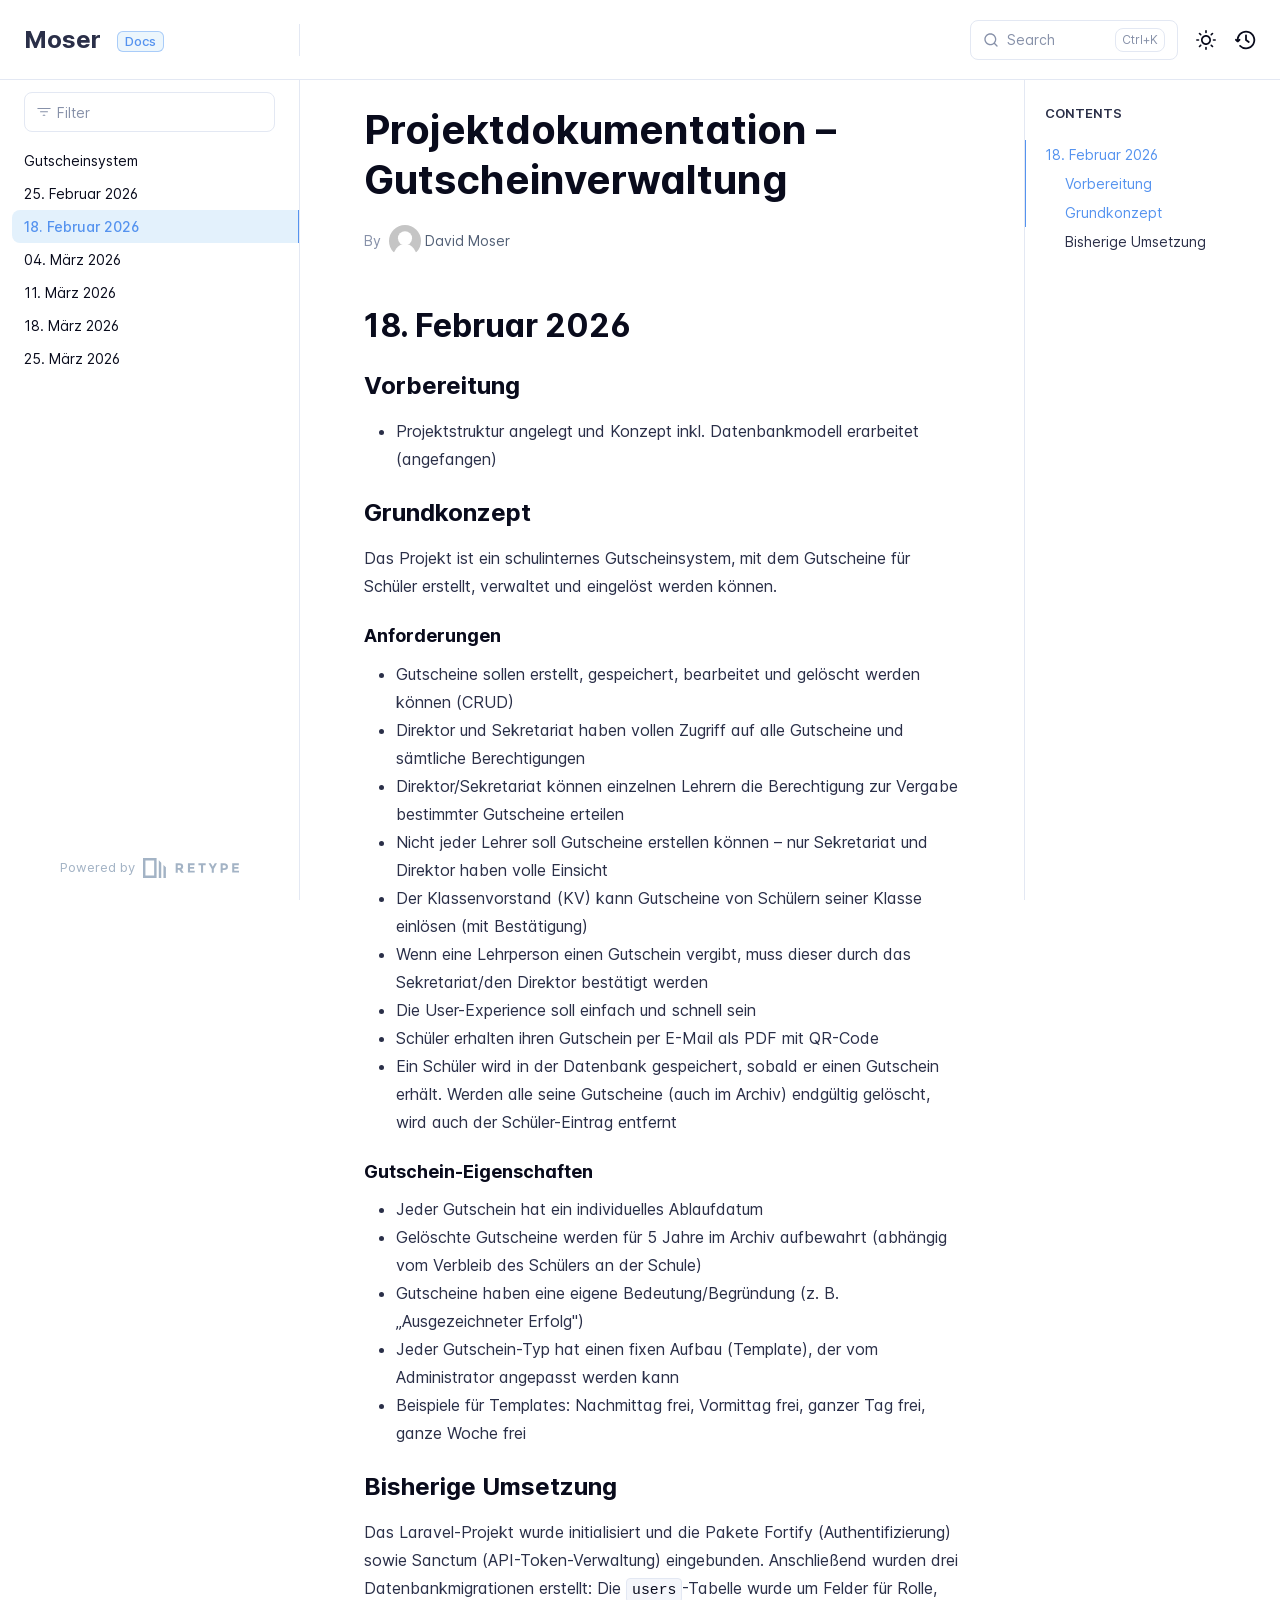
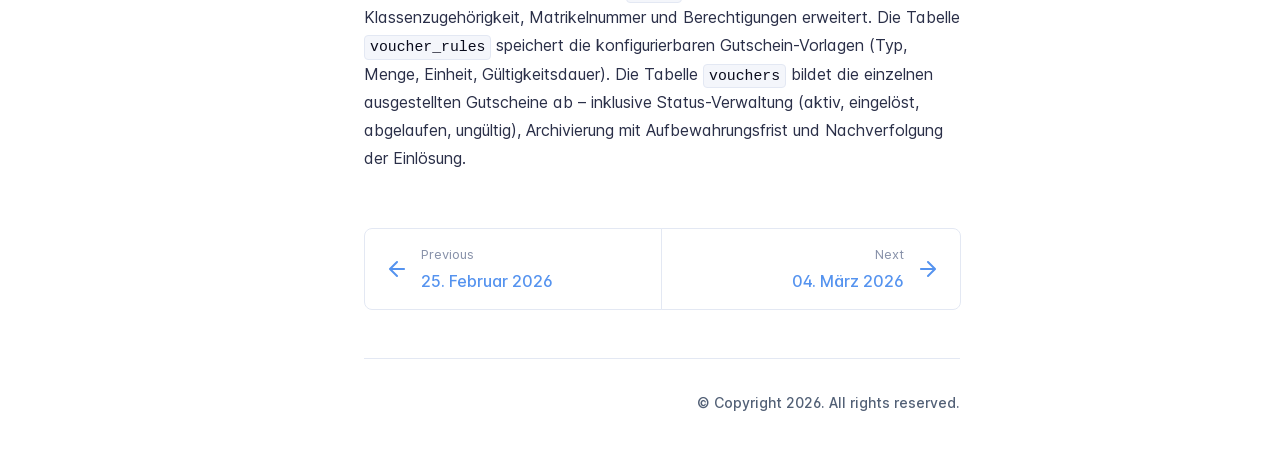
<file: 2026-18-02/index.html>
<!DOCTYPE html>
<html lang="en" class="h-full">
<head>
    <meta charset="UTF-8">
    <meta name="viewport" content="width=device-width,initial-scale=1">
    <meta name="color-scheme" content="light dark">
    <meta name="turbo-cache-control" content="no-cache" data-turbo-track="reload" data-track-token="4.4.0.827755539564">

    <!-- See retype.com -->
    <meta name="generator" content="Retype 4.4.0">

    <!-- Primary Meta Tags -->
    <title>Projektdokumentation – Gutscheinverwaltung</title>
    <meta name="title" content="Projektdokumentation – Gutscheinverwaltung">
    <meta name="description" content="Projektstruktur angelegt und Konzept inkl. Datenbankmodell erarbeitet (angefangen)">

    <!-- Canonical -->
    <link rel="canonical" href="http://moser.2526.rasser-unterricht.at/2026-18-02/">

    <!-- Open Graph -->
    <meta property="og:type" content="website">
    <meta property="og:url" content="http://moser.2526.rasser-unterricht.at/2026-18-02/">
    <meta property="og:title" content="Projektdokumentation – Gutscheinverwaltung">
    <meta property="og:description" content="Projektstruktur angelegt und Konzept inkl. Datenbankmodell erarbeitet (angefangen)">
    <meta property="og:site_name" content="Moser">
    <meta property="og:locale" content="en_US">

    <!-- Twitter -->
    <meta name="twitter:card" content="summary_large_image">
    <meta name="twitter:url" content="http://moser.2526.rasser-unterricht.at/2026-18-02/">
    <meta name="twitter:title" content="Projektdokumentation – Gutscheinverwaltung">
    <meta name="twitter:description" content="Projektstruktur angelegt und Konzept inkl. Datenbankmodell erarbeitet (angefangen)">

    <script data-cfasync="false">(function(){var cl=document.documentElement.classList,ls=localStorage.getItem("retype_scheme"),hd=cl.contains("dark"),hl=cl.contains("light"),wm=window.matchMedia&&window.matchMedia("(prefers-color-scheme: dark)").matches;if(ls==="dark"||(!ls&&wm&&!hd&&!hl)){cl.remove("light");cl.add("dark")}else if(ls==="light"||(!ls&&!wm&&!hd&&!hl)){cl.remove("dark");cl.add("light")}})();</script>

    <link href="../resources/css/retype.css?v=4.4.0.827755539564" rel="stylesheet">

    <script data-cfasync="false" src="../resources/js/config.js?v=4.4.0.827755539564" data-turbo-eval="false" defer></script>
    <script data-cfasync="false" src="../resources/js/retype.js?v=4.4.0" data-turbo-eval="false" defer></script>
    <script id="lunr-js" data-cfasync="false" src="../resources/js/lunr.js?v=4.4.0.827755539564" data-turbo-eval="false" defer></script>
</head>
<body>
    <div id="retype-app" class="relative text-base antialiased text-base-text bg-base-bg font-body">
    <div class="absolute bottom-0 left-0" style="top: 5rem; right: 50%"></div>

    <header id="retype-header" class="sticky top-0 z-30 flex w-full h-16 bg-header-bg border-b border-header-border md:h-20">
        <div class="container relative flex items-center justify-between pr-6 grow md:justify-start">
            <!-- Mobile menu button skeleton -->
            <button v-cloak class="skeleton retype-mobile-menu-button flex items-center justify-center shrink-0 overflow-hidden dark:text-white focus:outline-hidden rounded-full w-10 h-10 ml-3.5 md:hidden"><svg xmlns="http://www.w3.org/2000/svg" class="mb-px shrink-0" width="24" height="24" viewBox="0 0 24 24" role="presentation" style="margin-bottom: 0px;"><g fill="currentColor"><path d="M2 4h20v2H2zM2 11h20v2H2zM2 18h20v2H2z"></path></g></svg></button>
            <div v-cloak id="retype-sidebar-left-toggle-button"></div>
    
            <!-- Logo -->
            <div class="flex items-center justify-between h-full py-2 md:w-75">
                <div class="flex items-center px-2 md:px-6">
                    <a id="retype-branding-logo" href="http://moser.2526.rasser-unterricht.at/" class="flex items-center leading-snug text-2xl">
                        <span class="dark:text-white font-bold line-clamp-1 md:line-clamp-2">Moser</span>
                    </a><span id="retype-branding-label" class="inline-flex mt-1 px-2 py-1 ml-4 text-xs font-medium leading-none items-center rounded-md bg-branding-label-bg text-branding-label-text ring-1 ring-branding-label-border ring-inset md:inline-block">Docs</span>
                </div>
    
                <span class="hidden h-8 border-r md:inline-block border-base-border"></span>
            </div>
    
            <div class="flex justify-between md:grow">
                <!-- Top Nav -->
                <nav id="retype-header-nav" class="hidden md:flex">
                    <ul class="flex flex-col mb-4 md:pl-16 md:mb-0 md:flex-row md:items-center">
                        
                    </ul>
                </nav>
    
                <div v-cloak class="flex justify-end grow">
                    <div id="retype-mobile-search-button"></div>
                    <doc-search-desktop></doc-search-desktop>
    
                    <doc-theme-switch class="lg:ml-2"></doc-theme-switch>
                    <doc-history></doc-history>
                </div>
            </div>
        </div>
    </header>


    <div id="retype-container" class="container relative flex bg-white">
        <!-- Sidebar Skeleton -->
        <div v-cloak class="fixed flex flex-col shrink-0 duration-300 ease-in-out bg-sidebar-left-bg border-sidebar-left-border sidebar top-20 w-75 border-r h-screen md:sticky transition-transform skeleton">
        
            <div class="flex items-center h-16 px-6">
                <input id="retype-filter-input-mock" class="w-full h-10 pl-8 px-3 py-2 transition-colors duration-200 ease-linear bg-filter-bg border border-filter-border rounded-lg shadow-none md:text-sm hover:border-filter-border-hover focus:outline-hidden focus:border-filter-border-focus placeholder-filter-placeholder" type="text">
            </div>
        
            <div class="pl-6 mt-1 mb-4">
                <div class="w-32 h-3 mb-4 bg-skeleton-bg rounded-full loading"></div>
                <div class="w-48 h-3 mb-4 bg-skeleton-bg rounded-full loading"></div>
                <div class="w-40 h-3 mb-4 bg-skeleton-bg rounded-full loading"></div>
                <div class="w-32 h-3 mb-4 bg-skeleton-bg rounded-full loading"></div>
                <div class="w-48 h-3 mb-4 bg-skeleton-bg rounded-full loading"></div>
                <div class="w-40 h-3 mb-4 bg-skeleton-bg rounded-full loading"></div>
            </div>
        
            <div class="shrink-0 mt-auto bg-transparent dark:border-base-border">
                <a class="flex items-center justify-center flex-nowrap h-16 text-gray-350 dark:text-dark-400 hover:text-gray-600 dark:hover:text-dark-300 transition-colors duration-150 ease-in docs-powered-by" target="_blank" href="https://retype.com/" rel="noopener">
                    <span class="text-xs whitespace-nowrap">Powered by</span>
                    <svg xmlns="http://www.w3.org/2000/svg" class="ml-2" fill="currentColor" width="96" height="20" overflow="visible"><path d="M0 0v20h13.59V0H0zm11.15 17.54H2.44V2.46h8.71v15.08zM15.8 20h2.44V4.67L15.8 2.22zM20.45 6.89V20h2.44V9.34z"/><g><path d="M40.16 8.44c0 1.49-.59 2.45-1.75 2.88l2.34 3.32h-2.53l-2.04-2.96h-1.43v2.96h-2.06V5.36h3.5c1.43 0 2.46.24 3.07.73s.9 1.27.9 2.35zm-2.48 1.1c.26-.23.38-.59.38-1.09 0-.5-.13-.84-.4-1.03s-.73-.28-1.39-.28h-1.54v2.75h1.5c.72 0 1.2-.12 1.45-.35zM51.56 5.36V7.2h-4.59v1.91h4.13v1.76h-4.13v1.92h4.74v1.83h-6.79V5.36h6.64zM60.09 7.15v7.48h-2.06V7.15h-2.61V5.36h7.28v1.79h-2.61zM70.81 14.64h-2.06v-3.66l-3.19-5.61h2.23l1.99 3.45 1.99-3.45H74l-3.19 5.61v3.66zM83.99 6.19c.65.55.97 1.4.97 2.55s-.33 1.98-1 2.51-1.68.8-3.04.8h-1.23v2.59h-2.06V5.36h3.26c1.42 0 2.45.28 3.1.83zm-1.51 3.65c.25-.28.37-.69.37-1.22s-.16-.92-.48-1.14c-.32-.23-.82-.34-1.5-.34H79.7v3.12h1.38c.68 0 1.15-.14 1.4-.42zM95.85 5.36V7.2h-4.59v1.91h4.13v1.76h-4.13v1.92H96v1.83h-6.79V5.36h6.64z"/></g></svg>
                </a>
            </div>
        </div>
        
        <!-- Sidebar component -->
        <doc-sidebar v-cloak>
            <template #sidebar-footer>
                <div class="shrink-0 mt-auto border-t md:bg-transparent md:border-none dark:border-base-border">
        
                    <a class="flex items-center justify-center flex-nowrap h-16 text-gray-350 dark:text-dark-400 hover:text-gray-600 dark:hover:text-dark-300 transition-colors duration-150 ease-in docs-powered-by" target="_blank" href="https://retype.com/" rel="noopener">
                        <span class="text-xs whitespace-nowrap">Powered by</span>
                        <svg xmlns="http://www.w3.org/2000/svg" class="ml-2" fill="currentColor" width="96" height="20" overflow="visible"><path d="M0 0v20h13.59V0H0zm11.15 17.54H2.44V2.46h8.71v15.08zM15.8 20h2.44V4.67L15.8 2.22zM20.45 6.89V20h2.44V9.34z"/><g><path d="M40.16 8.44c0 1.49-.59 2.45-1.75 2.88l2.34 3.32h-2.53l-2.04-2.96h-1.43v2.96h-2.06V5.36h3.5c1.43 0 2.46.24 3.07.73s.9 1.27.9 2.35zm-2.48 1.1c.26-.23.38-.59.38-1.09 0-.5-.13-.84-.4-1.03s-.73-.28-1.39-.28h-1.54v2.75h1.5c.72 0 1.2-.12 1.45-.35zM51.56 5.36V7.2h-4.59v1.91h4.13v1.76h-4.13v1.92h4.74v1.83h-6.79V5.36h6.64zM60.09 7.15v7.48h-2.06V7.15h-2.61V5.36h7.28v1.79h-2.61zM70.81 14.64h-2.06v-3.66l-3.19-5.61h2.23l1.99 3.45 1.99-3.45H74l-3.19 5.61v3.66zM83.99 6.19c.65.55.97 1.4.97 2.55s-.33 1.98-1 2.51-1.68.8-3.04.8h-1.23v2.59h-2.06V5.36h3.26c1.42 0 2.45.28 3.1.83zm-1.51 3.65c.25-.28.37-.69.37-1.22s-.16-.92-.48-1.14c-.32-.23-.82-.34-1.5-.34H79.7v3.12h1.38c.68 0 1.15-.14 1.4-.42zM95.85 5.36V7.2h-4.59v1.91h4.13v1.76h-4.13v1.92H96v1.83h-6.79V5.36h6.64z"/></g></svg>
                    </a>
                </div>
            </template>
        </doc-sidebar>

        <div class="grow min-w-0 bg-body-bg">
            <!-- Render "toolbar" template here on api pages --><!-- Render page content -->
<div class="flex">
    <div id="retype-main" class="min-w-0 p-4 grow md:px-16">
        <main class="relative pb-12 lg:pt-2">
            <div class="retype-markdown" id="retype-content">
                <!-- Rendered if sidebar right is enabled -->
                <div id="retype-sidebar-right-toggle"></div>
                <!-- Page content  -->
<h1 id="projektdokumentation--gutscheinverwaltung">Projektdokumentation – Gutscheinverwaltung</h1>
<div class="-mt-3 mb-12 flex flex-wrap text-sm text-gray-400 dark:text-dark-350 items-center">
    <div class="flex items-center">
        <div>By</div>
        <div class="ml-2 flex items-center">
          <div class="shrink-0 w-8 h-8 overflow-hidden rounded-full">
            <svg width="2rem" height="2rem" xmlns="http://www.w3.org/2000/svg" fill="white"><g><rect width="2rem" height="1.7rem" fill="#c5c5c5"/><circle r="0.44rem" cy="0.83rem" cx="1rem"/><ellipse ry="0.96rem" rx="0.77rem" cy="2.15rem" cx="1rem"/></g></svg>
          </div>
          <div class="ml-1 whitespace-nowrap text-gray-500 dark:text-dark-350">David Moser</div>
        </div>
    </div>
</div>

<h2 id="18-februar-2026">18. Februar 2026</h2>
<h3 id="vorbereitung">Vorbereitung</h3>
<ul>
<li>Projektstruktur angelegt und Konzept inkl. Datenbankmodell erarbeitet (angefangen)</li>
</ul>
<h3 id="grundkonzept">Grundkonzept</h3>
<p>Das Projekt ist ein schulinternes Gutscheinsystem, mit dem Gutscheine für Schüler erstellt, verwaltet und eingelöst werden können.</p>
<h4 id="anforderungen">Anforderungen</h4>
<ul>
<li>Gutscheine sollen erstellt, gespeichert, bearbeitet und gelöscht werden können (CRUD)</li>
<li>Direktor und Sekretariat haben vollen Zugriff auf alle Gutscheine und sämtliche Berechtigungen</li>
<li>Direktor/Sekretariat können einzelnen Lehrern die Berechtigung zur Vergabe bestimmter Gutscheine erteilen</li>
<li>Nicht jeder Lehrer soll Gutscheine erstellen können – nur Sekretariat und Direktor haben volle Einsicht</li>
<li>Der Klassenvorstand (KV) kann Gutscheine von Schülern seiner Klasse einlösen (mit Bestätigung)</li>
<li>Wenn eine Lehrperson einen Gutschein vergibt, muss dieser durch das Sekretariat/den Direktor bestätigt werden</li>
<li>Die User-Experience soll einfach und schnell sein</li>
<li>Schüler erhalten ihren Gutschein per E-Mail als PDF mit QR-Code</li>
<li>Ein Schüler wird in der Datenbank gespeichert, sobald er einen Gutschein erhält. Werden alle seine Gutscheine (auch im Archiv) endgültig gelöscht, wird auch der Schüler-Eintrag entfernt</li>
</ul>
<h4 id="gutschein-eigenschaften">Gutschein-Eigenschaften</h4>
<ul>
<li>Jeder Gutschein hat ein individuelles Ablaufdatum</li>
<li>Gelöschte Gutscheine werden für 5 Jahre im Archiv aufbewahrt (abhängig vom Verbleib des Schülers an der Schule)</li>
<li>Gutscheine haben eine eigene Bedeutung/Begründung (z. B. „Ausgezeichneter Erfolg&quot;)</li>
<li>Jeder Gutschein-Typ hat einen fixen Aufbau (Template), der vom Administrator angepasst werden kann</li>
<li>Beispiele für Templates: Nachmittag frei, Vormittag frei, ganzer Tag frei, ganze Woche frei</li>
</ul>
<h3 id="bisherige-umsetzung">Bisherige Umsetzung</h3>
<p>Das Laravel-Projekt wurde initialisiert und die Pakete Fortify (Authentifizierung) sowie Sanctum (API-Token-Verwaltung) eingebunden. Anschließend wurden drei Datenbankmigrationen erstellt: Die <code translate="no" v-pre>users</code>-Tabelle wurde um Felder für Rolle, Klassenzugehörigkeit, Matrikelnummer und Berechtigungen erweitert. Die Tabelle <code translate="no" v-pre>voucher_rules</code> speichert die konfigurierbaren Gutschein-Vorlagen (Typ, Menge, Einheit, Gültigkeitsdauer). Die Tabelle <code translate="no" v-pre>vouchers</code> bildet die einzelnen ausgestellten Gutscheine ab – inklusive Status-Verwaltung (aktiv, eingelöst, abgelaufen, ungültig), Archivierung mit Aufbewahrungsfrist und Nachverfolgung der Einlösung.</p>

                
                <!-- Required only on API pages -->
                <doc-toolbar-member-filter-no-results></doc-toolbar-member-filter-no-results>
            </div>
            <footer id="retype-content-footer" class="clear-both">
            
                <nav id="retype-nextprev" class="print:hidden flex mt-14">
                    <div class="w-1/2">
                        <a class="px-5 py-4 h-full flex items-center break-normal font-medium text-body-link border border-base-border hover:border-base-border-hover rounded-l-lg transition-colors duration-150 relative hover:z-5" href="../2026-25-02/">
                            <svg xmlns="http://www.w3.org/2000/svg" class="mr-3" width="24" height="24" viewBox="0 0 24 24" fill="currentColor" overflow="visible"><path d="M19 11H7.41l5.29-5.29a.996.996 0 10-1.41-1.41l-7 7a1 1 0 000 1.42l7 7a1.024 1.024 0 001.42-.01.996.996 0 000-1.41L7.41 13H19c.55 0 1-.45 1-1s-.45-1-1-1z" /><path fill="none" d="M0 0h24v24H0z" /></svg>
                            <span>
                                <span class="block text-xs font-normal text-base-text-muted">Previous</span>
                                <span class="block mt-1">25. Februar 2026</span>
                            </span>
                        </a>
                    </div>
            
                    <div class="w-1/2">
                        <a class="px-5 py-4 -mx-px h-full flex items-center justify-end break-normal font-medium text-body-link border border-base-border hover:border-base-border-hover rounded-r-lg transition-colors duration-150 relative hover:z-5" href="../2026-04-03/">
                            <span>
                                <span class="block text-xs font-normal text-right text-base-text-muted">Next</span>
                                <span class="block mt-1">04. März 2026</span>
                            </span>
                            <svg xmlns="http://www.w3.org/2000/svg" class="ml-3" width="24" height="24" viewBox="0 0 24 24" fill="currentColor" overflow="visible"><path d="M19.92 12.38a1 1 0 00-.22-1.09l-7-7a.996.996 0 10-1.41 1.41l5.3 5.3H5c-.55 0-1 .45-1 1s.45 1 1 1h11.59l-5.29 5.29a.996.996 0 000 1.41c.19.2.44.3.7.3s.51-.1.71-.29l7-7c.09-.09.16-.21.21-.33z" /><path fill="none" d="M0 0h24v24H0z" /></svg>
                        </a>
                    </div>
                </nav>
            </footer>
        </main>

        <div id="retype-page-footer" class="print:border-none border-t border-base-border pt-6 mb-8">
            <footer class="flex flex-wrap items-center justify-between print:justify-center">
                <div id="retype-footer-links" class="print:hidden">
                    <ul class="flex flex-wrap items-center text-sm">
                    </ul>
                </div>
                <div id="retype-copyright" class="print:justify-center py-2 text-footer-text font-footer-link text-sm leading-relaxed"><p>© Copyright 2026. All rights reserved.</p></div>
            </footer>
        </div>
    </div>

    <!-- Rendered if sidebar right is enabled -->
    <!-- Sidebar right skeleton-->
    <div v-cloak class="fixed top-0 bottom-0 right-0 translate-x-full bg-sidebar-right-bg border-sidebar-right-border lg:sticky lg:border-l lg:shrink-0 lg:pt-6 lg:translate-x-0 sm:w-1/2 lg:w-64 lg:z-0 md:w-104 sidebar-right skeleton">
        <div class="pl-5">
            <div class="w-32 h-3 mb-4 bg-skeleton-bg rounded-full loading"></div>
            <div class="w-48 h-3 mb-4 bg-skeleton-bg rounded-full loading"></div>
            <div class="w-40 h-3 mb-4 bg-skeleton-bg rounded-full loading"></div>
        </div>
    </div>

    <!-- User should be able to hide sidebar right -->
    <doc-sidebar-right v-cloak></doc-sidebar-right>
</div>

        </div>
    </div>

    <doc-search-mobile></doc-search-mobile>
    <doc-back-to-top></doc-back-to-top>
</div>


    <div id="retype-overlay-target"></div>

    <script data-cfasync="false">window.__DOCS__ = { "title": "18. Februar 2026", level: 1, icon: "file", hasPrism: false, hasMermaid: false, hasMath: false, tocDepth: 23 }</script>
</body>
</html>
</file>
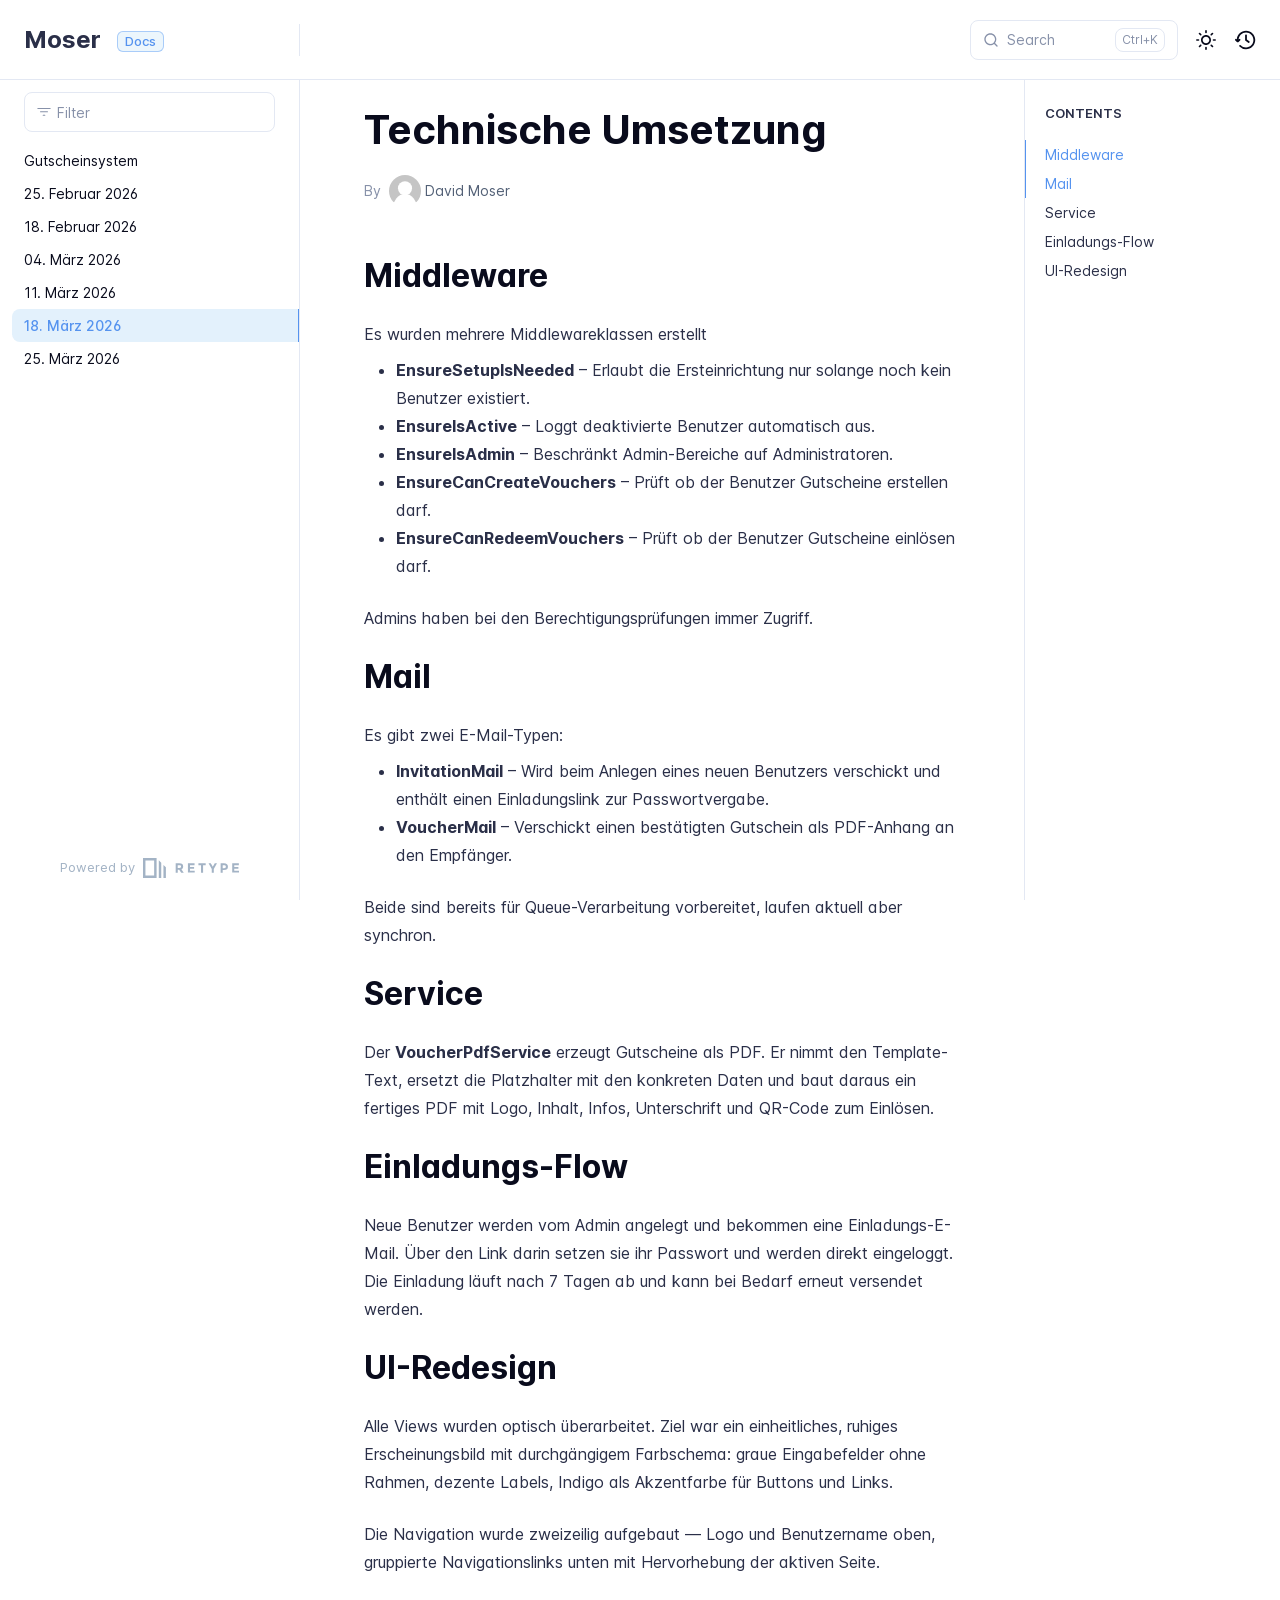
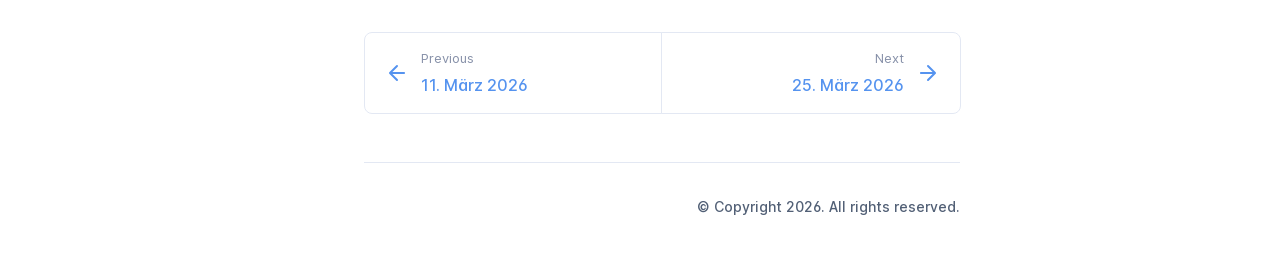
<file: 2026-18-03/index.html>
<!DOCTYPE html>
<html lang="en" class="h-full">
<head>
    <meta charset="UTF-8">
    <meta name="viewport" content="width=device-width,initial-scale=1">
    <meta name="color-scheme" content="light dark">
    <meta name="turbo-cache-control" content="no-cache" data-turbo-track="reload" data-track-token="4.4.0.827755539564">

    <!-- See retype.com -->
    <meta name="generator" content="Retype 4.4.0">

    <!-- Primary Meta Tags -->
    <title>Technische Umsetzung</title>
    <meta name="title" content="Technische Umsetzung">
    <meta name="description" content="Es wurden mehrere Middlewareklassen erstellt">

    <!-- Canonical -->
    <link rel="canonical" href="http://moser.2526.rasser-unterricht.at/2026-18-03/">

    <!-- Open Graph -->
    <meta property="og:type" content="website">
    <meta property="og:url" content="http://moser.2526.rasser-unterricht.at/2026-18-03/">
    <meta property="og:title" content="Technische Umsetzung">
    <meta property="og:description" content="Es wurden mehrere Middlewareklassen erstellt">
    <meta property="og:site_name" content="Moser">
    <meta property="og:locale" content="en_US">

    <!-- Twitter -->
    <meta name="twitter:card" content="summary_large_image">
    <meta name="twitter:url" content="http://moser.2526.rasser-unterricht.at/2026-18-03/">
    <meta name="twitter:title" content="Technische Umsetzung">
    <meta name="twitter:description" content="Es wurden mehrere Middlewareklassen erstellt">

    <script data-cfasync="false">(function(){var cl=document.documentElement.classList,ls=localStorage.getItem("retype_scheme"),hd=cl.contains("dark"),hl=cl.contains("light"),wm=window.matchMedia&&window.matchMedia("(prefers-color-scheme: dark)").matches;if(ls==="dark"||(!ls&&wm&&!hd&&!hl)){cl.remove("light");cl.add("dark")}else if(ls==="light"||(!ls&&!wm&&!hd&&!hl)){cl.remove("dark");cl.add("light")}})();</script>

    <link href="../resources/css/retype.css?v=4.4.0.827755539564" rel="stylesheet">

    <script data-cfasync="false" src="../resources/js/config.js?v=4.4.0.827755539564" data-turbo-eval="false" defer></script>
    <script data-cfasync="false" src="../resources/js/retype.js?v=4.4.0" data-turbo-eval="false" defer></script>
    <script id="lunr-js" data-cfasync="false" src="../resources/js/lunr.js?v=4.4.0.827755539564" data-turbo-eval="false" defer></script>
</head>
<body>
    <div id="retype-app" class="relative text-base antialiased text-base-text bg-base-bg font-body">
    <div class="absolute bottom-0 left-0" style="top: 5rem; right: 50%"></div>

    <header id="retype-header" class="sticky top-0 z-30 flex w-full h-16 bg-header-bg border-b border-header-border md:h-20">
        <div class="container relative flex items-center justify-between pr-6 grow md:justify-start">
            <!-- Mobile menu button skeleton -->
            <button v-cloak class="skeleton retype-mobile-menu-button flex items-center justify-center shrink-0 overflow-hidden dark:text-white focus:outline-hidden rounded-full w-10 h-10 ml-3.5 md:hidden"><svg xmlns="http://www.w3.org/2000/svg" class="mb-px shrink-0" width="24" height="24" viewBox="0 0 24 24" role="presentation" style="margin-bottom: 0px;"><g fill="currentColor"><path d="M2 4h20v2H2zM2 11h20v2H2zM2 18h20v2H2z"></path></g></svg></button>
            <div v-cloak id="retype-sidebar-left-toggle-button"></div>
    
            <!-- Logo -->
            <div class="flex items-center justify-between h-full py-2 md:w-75">
                <div class="flex items-center px-2 md:px-6">
                    <a id="retype-branding-logo" href="http://moser.2526.rasser-unterricht.at/" class="flex items-center leading-snug text-2xl">
                        <span class="dark:text-white font-bold line-clamp-1 md:line-clamp-2">Moser</span>
                    </a><span id="retype-branding-label" class="inline-flex mt-1 px-2 py-1 ml-4 text-xs font-medium leading-none items-center rounded-md bg-branding-label-bg text-branding-label-text ring-1 ring-branding-label-border ring-inset md:inline-block">Docs</span>
                </div>
    
                <span class="hidden h-8 border-r md:inline-block border-base-border"></span>
            </div>
    
            <div class="flex justify-between md:grow">
                <!-- Top Nav -->
                <nav id="retype-header-nav" class="hidden md:flex">
                    <ul class="flex flex-col mb-4 md:pl-16 md:mb-0 md:flex-row md:items-center">
                        
                    </ul>
                </nav>
    
                <div v-cloak class="flex justify-end grow">
                    <div id="retype-mobile-search-button"></div>
                    <doc-search-desktop></doc-search-desktop>
    
                    <doc-theme-switch class="lg:ml-2"></doc-theme-switch>
                    <doc-history></doc-history>
                </div>
            </div>
        </div>
    </header>


    <div id="retype-container" class="container relative flex bg-white">
        <!-- Sidebar Skeleton -->
        <div v-cloak class="fixed flex flex-col shrink-0 duration-300 ease-in-out bg-sidebar-left-bg border-sidebar-left-border sidebar top-20 w-75 border-r h-screen md:sticky transition-transform skeleton">
        
            <div class="flex items-center h-16 px-6">
                <input id="retype-filter-input-mock" class="w-full h-10 pl-8 px-3 py-2 transition-colors duration-200 ease-linear bg-filter-bg border border-filter-border rounded-lg shadow-none md:text-sm hover:border-filter-border-hover focus:outline-hidden focus:border-filter-border-focus placeholder-filter-placeholder" type="text">
            </div>
        
            <div class="pl-6 mt-1 mb-4">
                <div class="w-32 h-3 mb-4 bg-skeleton-bg rounded-full loading"></div>
                <div class="w-48 h-3 mb-4 bg-skeleton-bg rounded-full loading"></div>
                <div class="w-40 h-3 mb-4 bg-skeleton-bg rounded-full loading"></div>
                <div class="w-32 h-3 mb-4 bg-skeleton-bg rounded-full loading"></div>
                <div class="w-48 h-3 mb-4 bg-skeleton-bg rounded-full loading"></div>
                <div class="w-40 h-3 mb-4 bg-skeleton-bg rounded-full loading"></div>
            </div>
        
            <div class="shrink-0 mt-auto bg-transparent dark:border-base-border">
                <a class="flex items-center justify-center flex-nowrap h-16 text-gray-350 dark:text-dark-400 hover:text-gray-600 dark:hover:text-dark-300 transition-colors duration-150 ease-in docs-powered-by" target="_blank" href="https://retype.com/" rel="noopener">
                    <span class="text-xs whitespace-nowrap">Powered by</span>
                    <svg xmlns="http://www.w3.org/2000/svg" class="ml-2" fill="currentColor" width="96" height="20" overflow="visible"><path d="M0 0v20h13.59V0H0zm11.15 17.54H2.44V2.46h8.71v15.08zM15.8 20h2.44V4.67L15.8 2.22zM20.45 6.89V20h2.44V9.34z"/><g><path d="M40.16 8.44c0 1.49-.59 2.45-1.75 2.88l2.34 3.32h-2.53l-2.04-2.96h-1.43v2.96h-2.06V5.36h3.5c1.43 0 2.46.24 3.07.73s.9 1.27.9 2.35zm-2.48 1.1c.26-.23.38-.59.38-1.09 0-.5-.13-.84-.4-1.03s-.73-.28-1.39-.28h-1.54v2.75h1.5c.72 0 1.2-.12 1.45-.35zM51.56 5.36V7.2h-4.59v1.91h4.13v1.76h-4.13v1.92h4.74v1.83h-6.79V5.36h6.64zM60.09 7.15v7.48h-2.06V7.15h-2.61V5.36h7.28v1.79h-2.61zM70.81 14.64h-2.06v-3.66l-3.19-5.61h2.23l1.99 3.45 1.99-3.45H74l-3.19 5.61v3.66zM83.99 6.19c.65.55.97 1.4.97 2.55s-.33 1.98-1 2.51-1.68.8-3.04.8h-1.23v2.59h-2.06V5.36h3.26c1.42 0 2.45.28 3.1.83zm-1.51 3.65c.25-.28.37-.69.37-1.22s-.16-.92-.48-1.14c-.32-.23-.82-.34-1.5-.34H79.7v3.12h1.38c.68 0 1.15-.14 1.4-.42zM95.85 5.36V7.2h-4.59v1.91h4.13v1.76h-4.13v1.92H96v1.83h-6.79V5.36h6.64z"/></g></svg>
                </a>
            </div>
        </div>
        
        <!-- Sidebar component -->
        <doc-sidebar v-cloak>
            <template #sidebar-footer>
                <div class="shrink-0 mt-auto border-t md:bg-transparent md:border-none dark:border-base-border">
        
                    <a class="flex items-center justify-center flex-nowrap h-16 text-gray-350 dark:text-dark-400 hover:text-gray-600 dark:hover:text-dark-300 transition-colors duration-150 ease-in docs-powered-by" target="_blank" href="https://retype.com/" rel="noopener">
                        <span class="text-xs whitespace-nowrap">Powered by</span>
                        <svg xmlns="http://www.w3.org/2000/svg" class="ml-2" fill="currentColor" width="96" height="20" overflow="visible"><path d="M0 0v20h13.59V0H0zm11.15 17.54H2.44V2.46h8.71v15.08zM15.8 20h2.44V4.67L15.8 2.22zM20.45 6.89V20h2.44V9.34z"/><g><path d="M40.16 8.44c0 1.49-.59 2.45-1.75 2.88l2.34 3.32h-2.53l-2.04-2.96h-1.43v2.96h-2.06V5.36h3.5c1.43 0 2.46.24 3.07.73s.9 1.27.9 2.35zm-2.48 1.1c.26-.23.38-.59.38-1.09 0-.5-.13-.84-.4-1.03s-.73-.28-1.39-.28h-1.54v2.75h1.5c.72 0 1.2-.12 1.45-.35zM51.56 5.36V7.2h-4.59v1.91h4.13v1.76h-4.13v1.92h4.74v1.83h-6.79V5.36h6.64zM60.09 7.15v7.48h-2.06V7.15h-2.61V5.36h7.28v1.79h-2.61zM70.81 14.64h-2.06v-3.66l-3.19-5.61h2.23l1.99 3.45 1.99-3.45H74l-3.19 5.61v3.66zM83.99 6.19c.65.55.97 1.4.97 2.55s-.33 1.98-1 2.51-1.68.8-3.04.8h-1.23v2.59h-2.06V5.36h3.26c1.42 0 2.45.28 3.1.83zm-1.51 3.65c.25-.28.37-.69.37-1.22s-.16-.92-.48-1.14c-.32-.23-.82-.34-1.5-.34H79.7v3.12h1.38c.68 0 1.15-.14 1.4-.42zM95.85 5.36V7.2h-4.59v1.91h4.13v1.76h-4.13v1.92H96v1.83h-6.79V5.36h6.64z"/></g></svg>
                    </a>
                </div>
            </template>
        </doc-sidebar>

        <div class="grow min-w-0 bg-body-bg">
            <!-- Render "toolbar" template here on api pages --><!-- Render page content -->
<div class="flex">
    <div id="retype-main" class="min-w-0 p-4 grow md:px-16">
        <main class="relative pb-12 lg:pt-2">
            <div class="retype-markdown" id="retype-content">
                <!-- Rendered if sidebar right is enabled -->
                <div id="retype-sidebar-right-toggle"></div>
                <!-- Page content  -->
<h1 id="technische-umsetzung">Technische Umsetzung</h1>
<div class="-mt-3 mb-12 flex flex-wrap text-sm text-gray-400 dark:text-dark-350 items-center">
    <div class="flex items-center">
        <div>By</div>
        <div class="ml-2 flex items-center">
          <div class="shrink-0 w-8 h-8 overflow-hidden rounded-full">
            <svg width="2rem" height="2rem" xmlns="http://www.w3.org/2000/svg" fill="white"><g><rect width="2rem" height="1.7rem" fill="#c5c5c5"/><circle r="0.44rem" cy="0.83rem" cx="1rem"/><ellipse ry="0.96rem" rx="0.77rem" cy="2.15rem" cx="1rem"/></g></svg>
          </div>
          <div class="ml-1 whitespace-nowrap text-gray-500 dark:text-dark-350">David Moser</div>
        </div>
    </div>
</div>

<h2 id="middleware">Middleware</h2>
<p>Es wurden mehrere Middlewareklassen erstellt</p>
<ul>
<li><strong>EnsureSetupIsNeeded</strong> – Erlaubt die Ersteinrichtung nur solange noch kein Benutzer existiert.</li>
<li><strong>EnsureIsActive</strong> – Loggt deaktivierte Benutzer automatisch aus.</li>
<li><strong>EnsureIsAdmin</strong> – Beschränkt Admin-Bereiche auf Administratoren.</li>
<li><strong>EnsureCanCreateVouchers</strong> – Prüft ob der Benutzer Gutscheine erstellen darf.</li>
<li><strong>EnsureCanRedeemVouchers</strong> – Prüft ob der Benutzer Gutscheine einlösen darf.</li>
</ul>
<p>Admins haben bei den Berechtigungsprüfungen immer Zugriff.</p>
<h2 id="mail">Mail</h2>
<p>Es gibt zwei E-Mail-Typen:</p>
<ul>
<li><strong>InvitationMail</strong> – Wird beim Anlegen eines neuen Benutzers verschickt und enthält einen Einladungslink zur Passwortvergabe.</li>
<li><strong>VoucherMail</strong> – Verschickt einen bestätigten Gutschein als PDF-Anhang an den Empfänger.</li>
</ul>
<p>Beide sind bereits für Queue-Verarbeitung vorbereitet, laufen aktuell aber synchron.</p>
<h2 id="service">Service</h2>
<p>Der <strong>VoucherPdfService</strong> erzeugt Gutscheine als PDF. Er nimmt den Template-Text, ersetzt die Platzhalter mit den konkreten Daten und baut daraus ein fertiges PDF mit Logo, Inhalt, Infos, Unterschrift und QR-Code zum Einlösen.</p>
<h2 id="einladungs-flow">Einladungs-Flow</h2>
<p>Neue Benutzer werden vom Admin angelegt und bekommen eine Einladungs-E-Mail. Über den Link darin setzen sie ihr Passwort und werden direkt eingeloggt. Die Einladung läuft nach 7 Tagen ab und kann bei Bedarf erneut versendet werden.</p>
<h2 id="ui-redesign">UI-Redesign</h2>
<p>Alle Views wurden optisch überarbeitet. Ziel war ein einheitliches, ruhiges Erscheinungsbild mit durchgängigem Farbschema: graue Eingabefelder ohne Rahmen, dezente Labels, Indigo als Akzentfarbe für Buttons und Links.</p>
<p>Die Navigation wurde zweizeilig aufgebaut — Logo und Benutzername oben, gruppierte Navigationslinks unten mit Hervorhebung der aktiven Seite.</p>

                
                <!-- Required only on API pages -->
                <doc-toolbar-member-filter-no-results></doc-toolbar-member-filter-no-results>
            </div>
            <footer id="retype-content-footer" class="clear-both">
            
                <nav id="retype-nextprev" class="print:hidden flex mt-14">
                    <div class="w-1/2">
                        <a class="px-5 py-4 h-full flex items-center break-normal font-medium text-body-link border border-base-border hover:border-base-border-hover rounded-l-lg transition-colors duration-150 relative hover:z-5" href="../2026-11-03/">
                            <svg xmlns="http://www.w3.org/2000/svg" class="mr-3" width="24" height="24" viewBox="0 0 24 24" fill="currentColor" overflow="visible"><path d="M19 11H7.41l5.29-5.29a.996.996 0 10-1.41-1.41l-7 7a1 1 0 000 1.42l7 7a1.024 1.024 0 001.42-.01.996.996 0 000-1.41L7.41 13H19c.55 0 1-.45 1-1s-.45-1-1-1z" /><path fill="none" d="M0 0h24v24H0z" /></svg>
                            <span>
                                <span class="block text-xs font-normal text-base-text-muted">Previous</span>
                                <span class="block mt-1">11. März 2026</span>
                            </span>
                        </a>
                    </div>
            
                    <div class="w-1/2">
                        <a class="px-5 py-4 -mx-px h-full flex items-center justify-end break-normal font-medium text-body-link border border-base-border hover:border-base-border-hover rounded-r-lg transition-colors duration-150 relative hover:z-5" href="../2026-25-03/">
                            <span>
                                <span class="block text-xs font-normal text-right text-base-text-muted">Next</span>
                                <span class="block mt-1">25. März 2026</span>
                            </span>
                            <svg xmlns="http://www.w3.org/2000/svg" class="ml-3" width="24" height="24" viewBox="0 0 24 24" fill="currentColor" overflow="visible"><path d="M19.92 12.38a1 1 0 00-.22-1.09l-7-7a.996.996 0 10-1.41 1.41l5.3 5.3H5c-.55 0-1 .45-1 1s.45 1 1 1h11.59l-5.29 5.29a.996.996 0 000 1.41c.19.2.44.3.7.3s.51-.1.71-.29l7-7c.09-.09.16-.21.21-.33z" /><path fill="none" d="M0 0h24v24H0z" /></svg>
                        </a>
                    </div>
                </nav>
            </footer>
        </main>

        <div id="retype-page-footer" class="print:border-none border-t border-base-border pt-6 mb-8">
            <footer class="flex flex-wrap items-center justify-between print:justify-center">
                <div id="retype-footer-links" class="print:hidden">
                    <ul class="flex flex-wrap items-center text-sm">
                    </ul>
                </div>
                <div id="retype-copyright" class="print:justify-center py-2 text-footer-text font-footer-link text-sm leading-relaxed"><p>© Copyright 2026. All rights reserved.</p></div>
            </footer>
        </div>
    </div>

    <!-- Rendered if sidebar right is enabled -->
    <!-- Sidebar right skeleton-->
    <div v-cloak class="fixed top-0 bottom-0 right-0 translate-x-full bg-sidebar-right-bg border-sidebar-right-border lg:sticky lg:border-l lg:shrink-0 lg:pt-6 lg:translate-x-0 sm:w-1/2 lg:w-64 lg:z-0 md:w-104 sidebar-right skeleton">
        <div class="pl-5">
            <div class="w-32 h-3 mb-4 bg-skeleton-bg rounded-full loading"></div>
            <div class="w-48 h-3 mb-4 bg-skeleton-bg rounded-full loading"></div>
            <div class="w-40 h-3 mb-4 bg-skeleton-bg rounded-full loading"></div>
        </div>
    </div>

    <!-- User should be able to hide sidebar right -->
    <doc-sidebar-right v-cloak></doc-sidebar-right>
</div>

        </div>
    </div>

    <doc-search-mobile></doc-search-mobile>
    <doc-back-to-top></doc-back-to-top>
</div>


    <div id="retype-overlay-target"></div>

    <script data-cfasync="false">window.__DOCS__ = { "title": "18. März 2026", level: 1, icon: "file", hasPrism: false, hasMermaid: false, hasMath: false, tocDepth: 23 }</script>
</body>
</html>
</file>
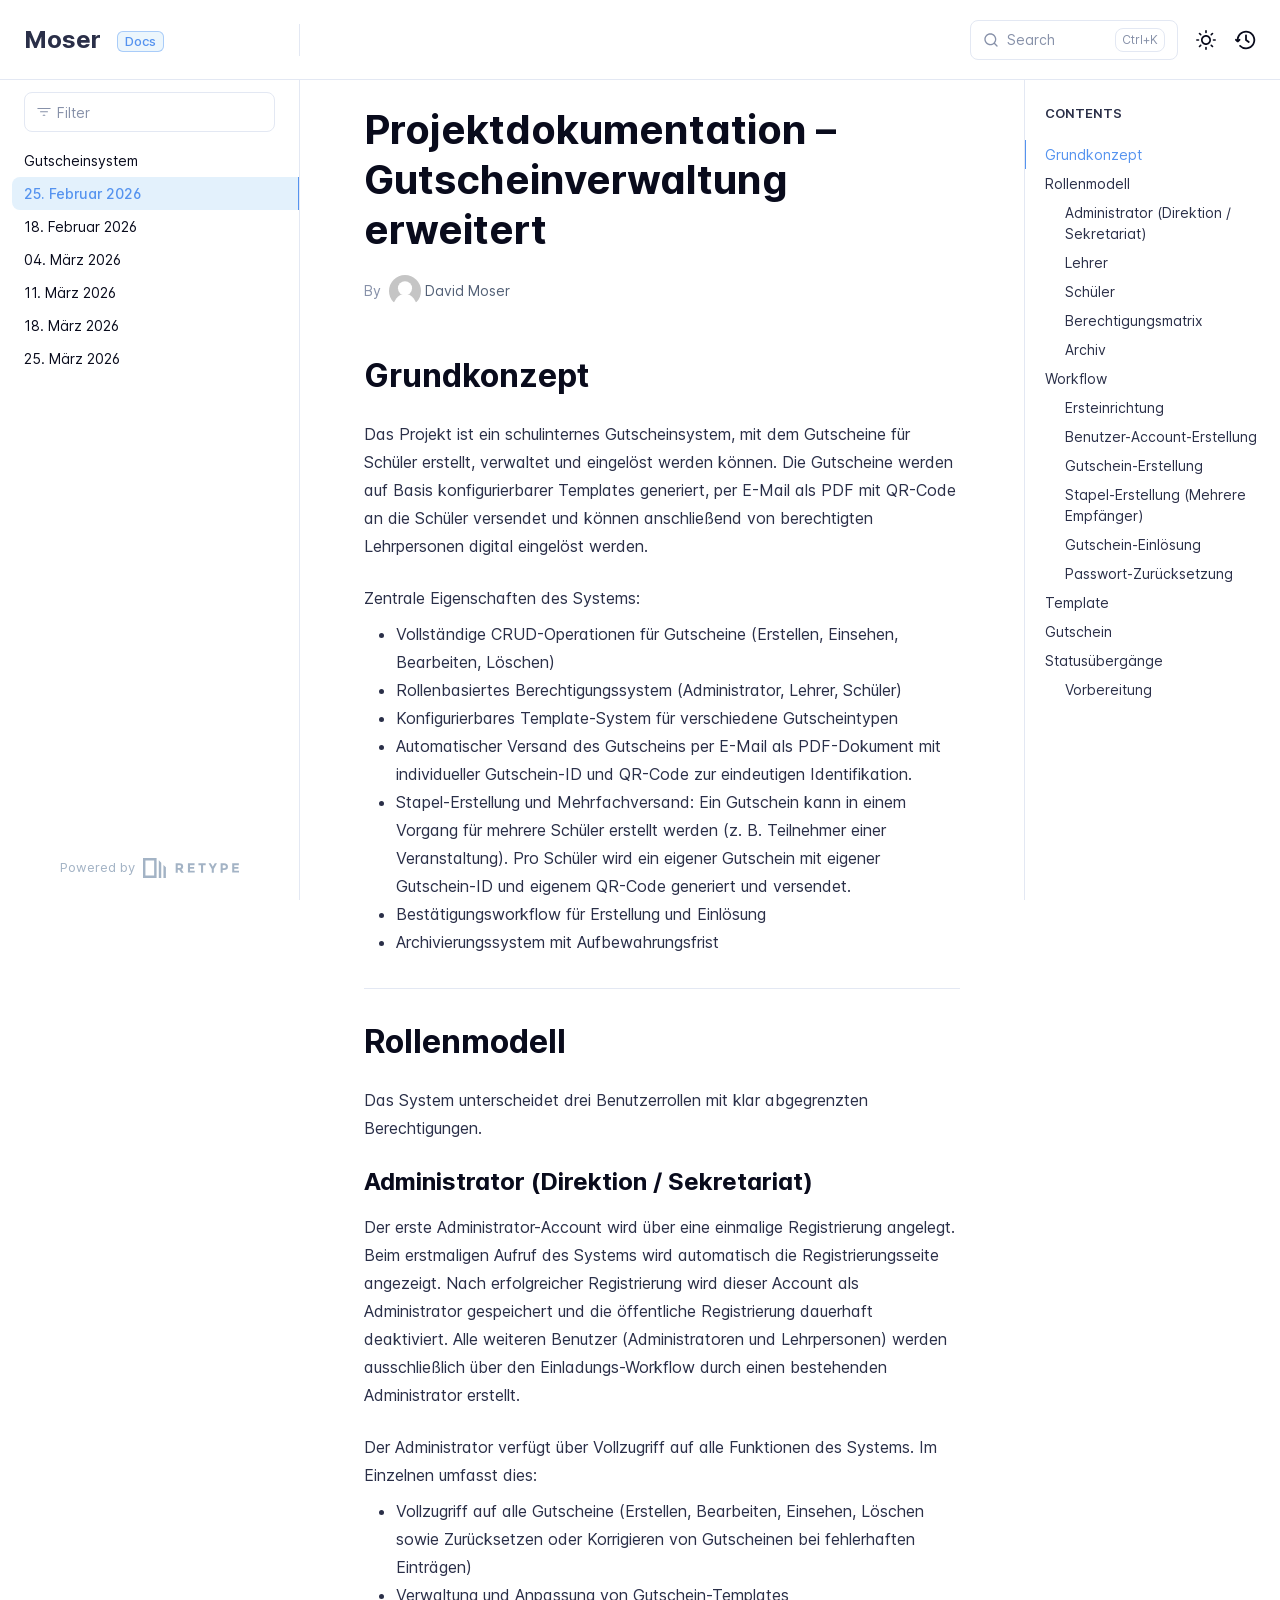
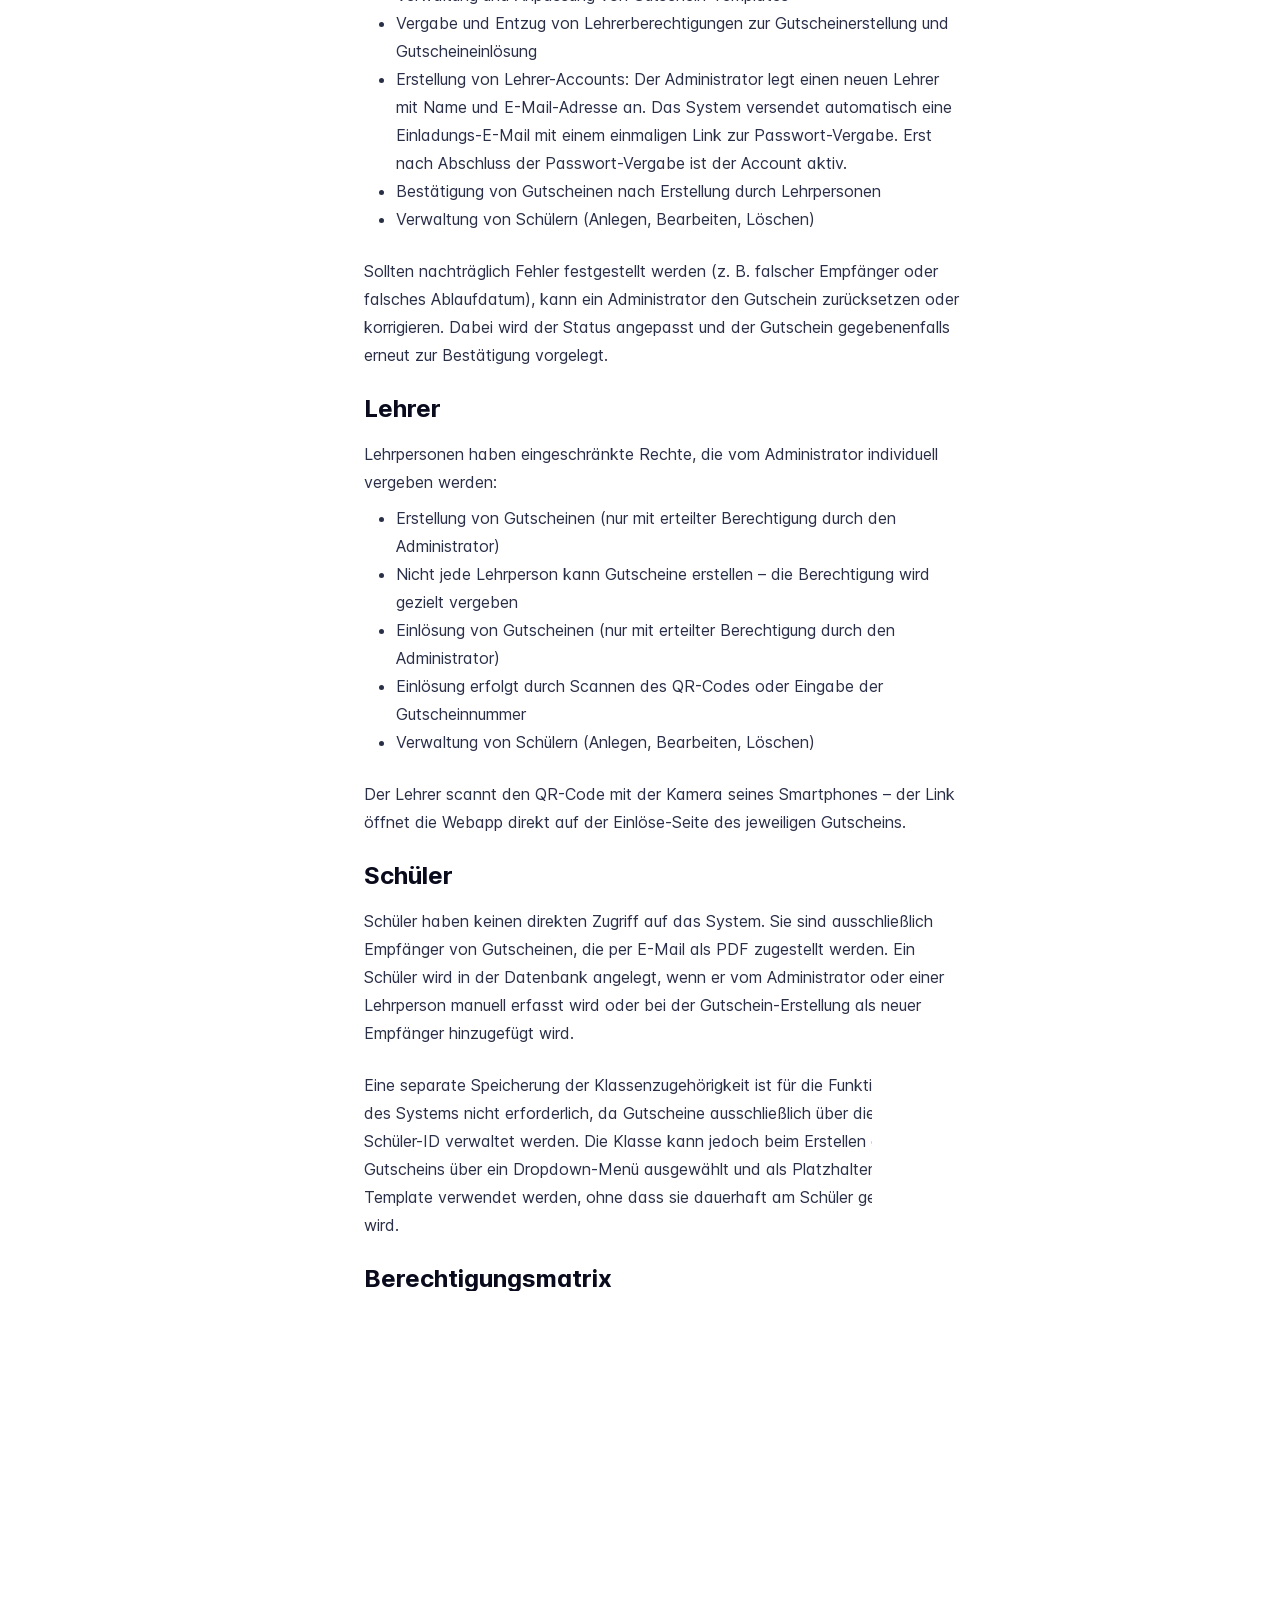
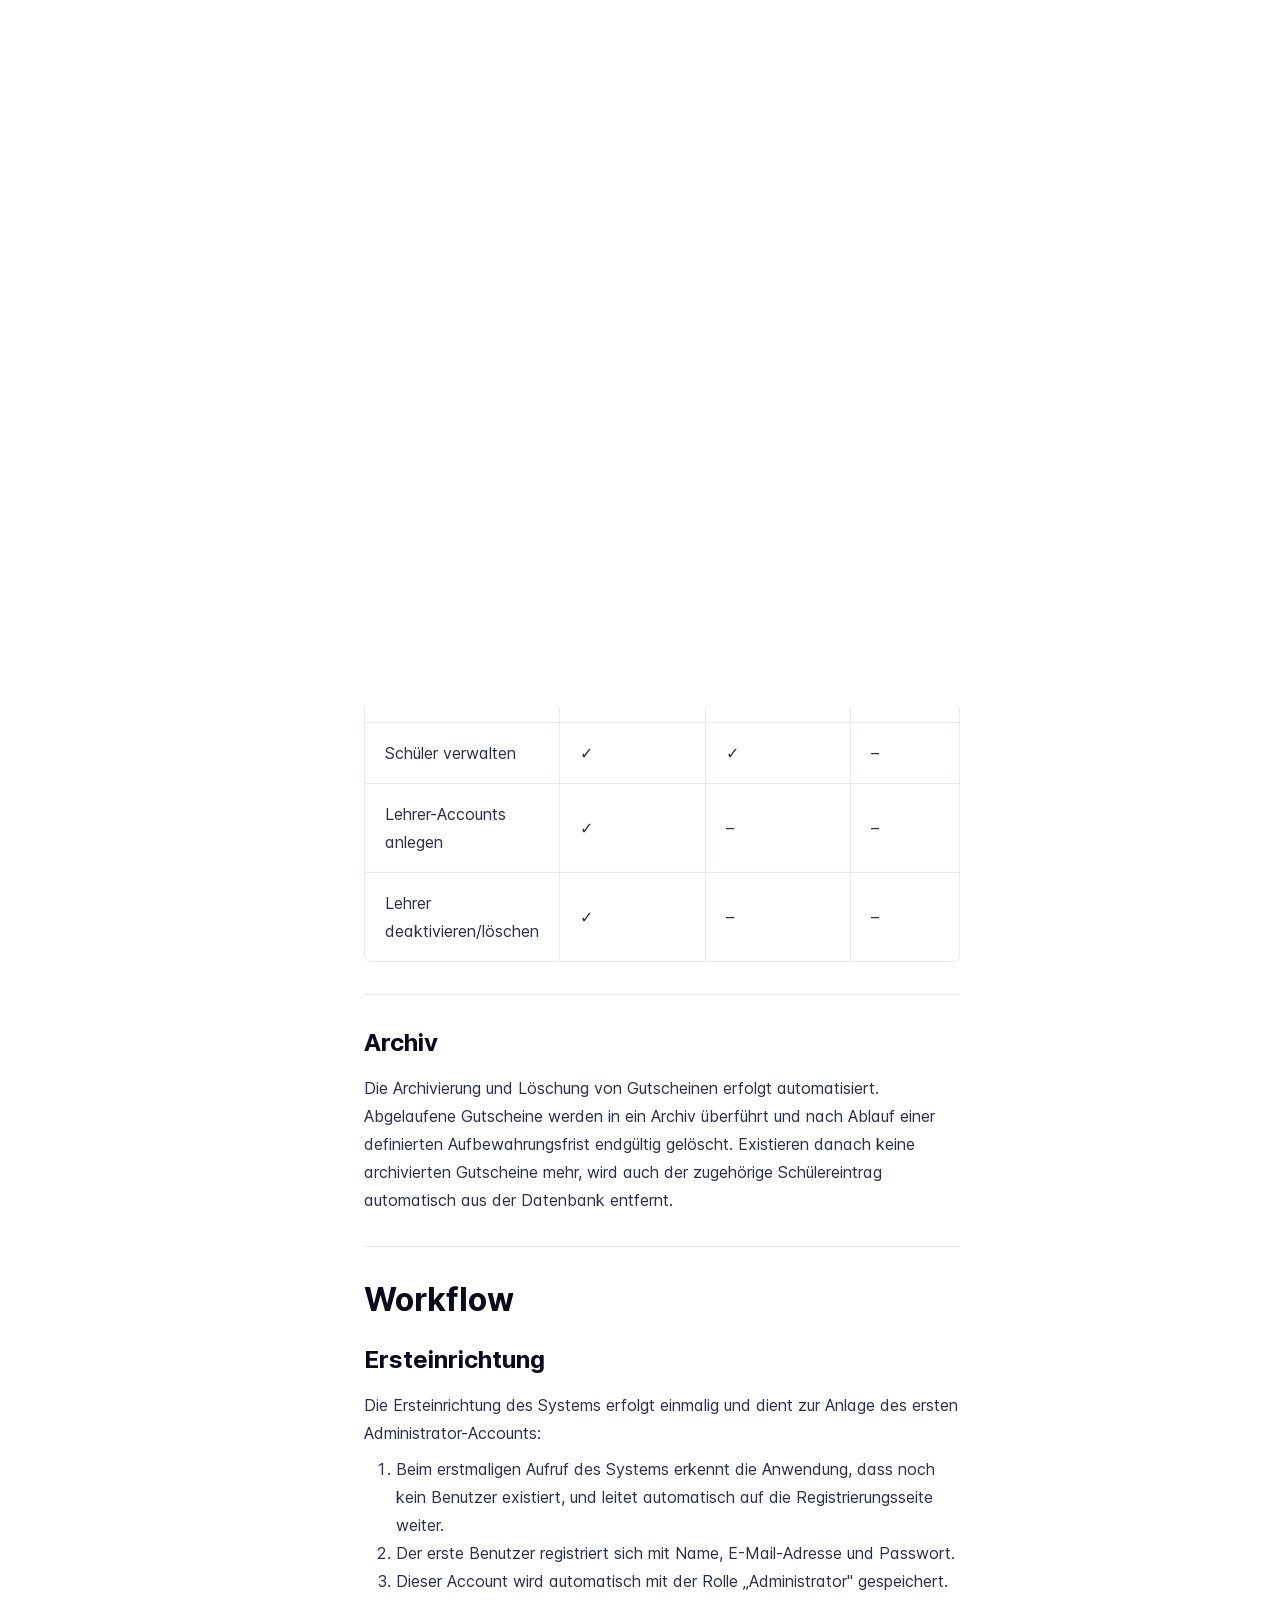
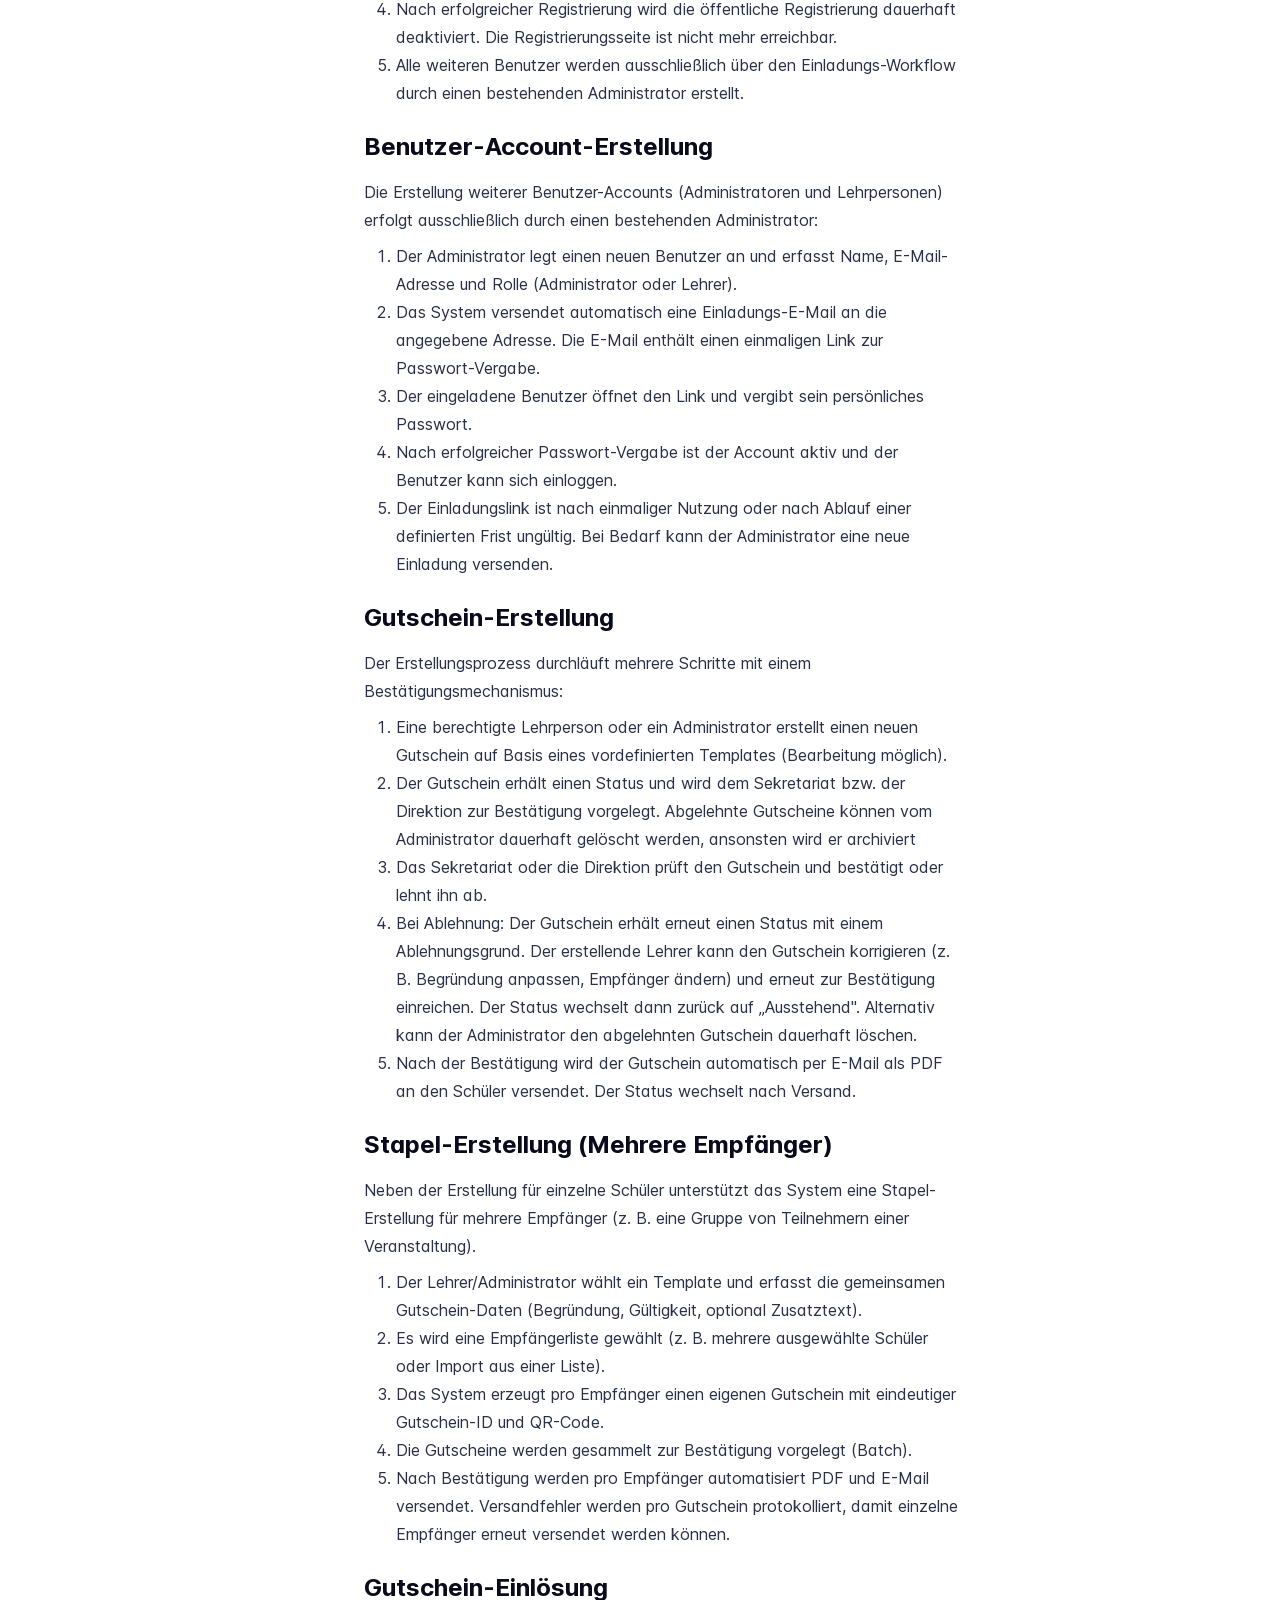
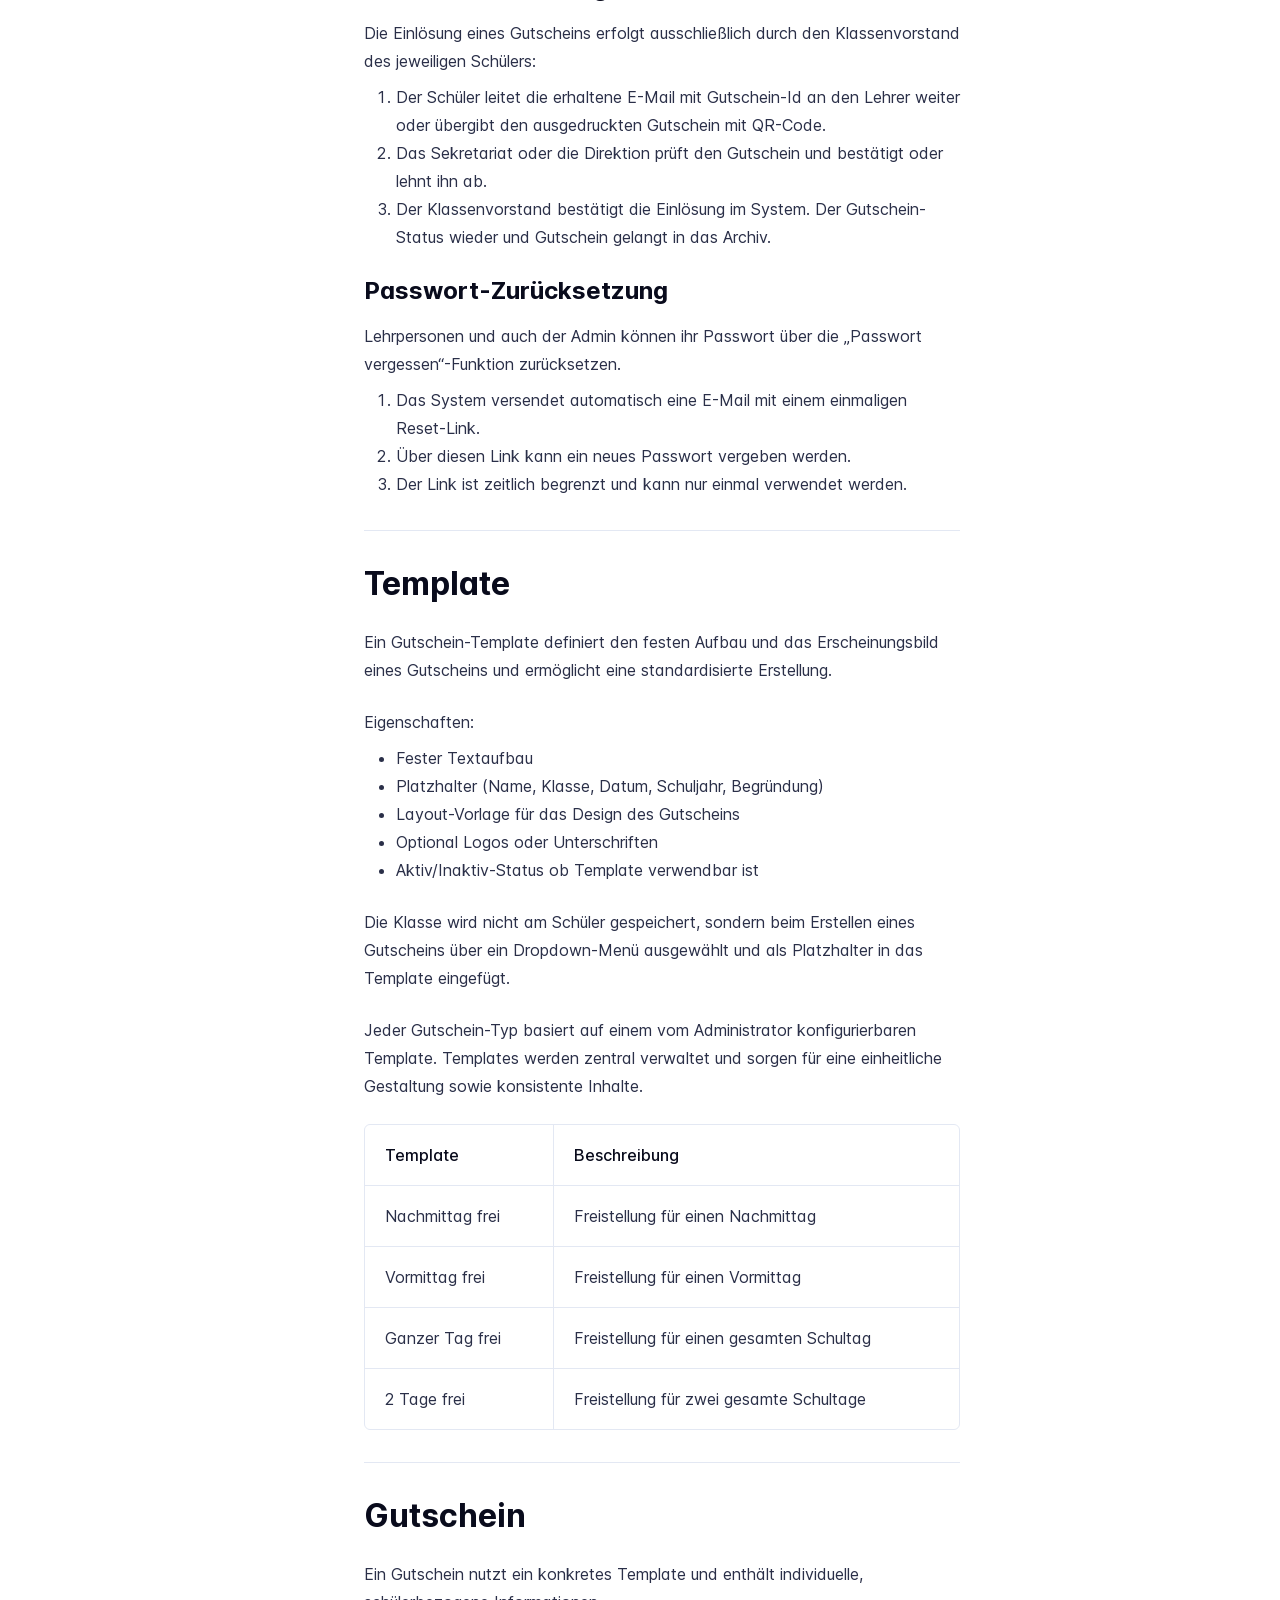
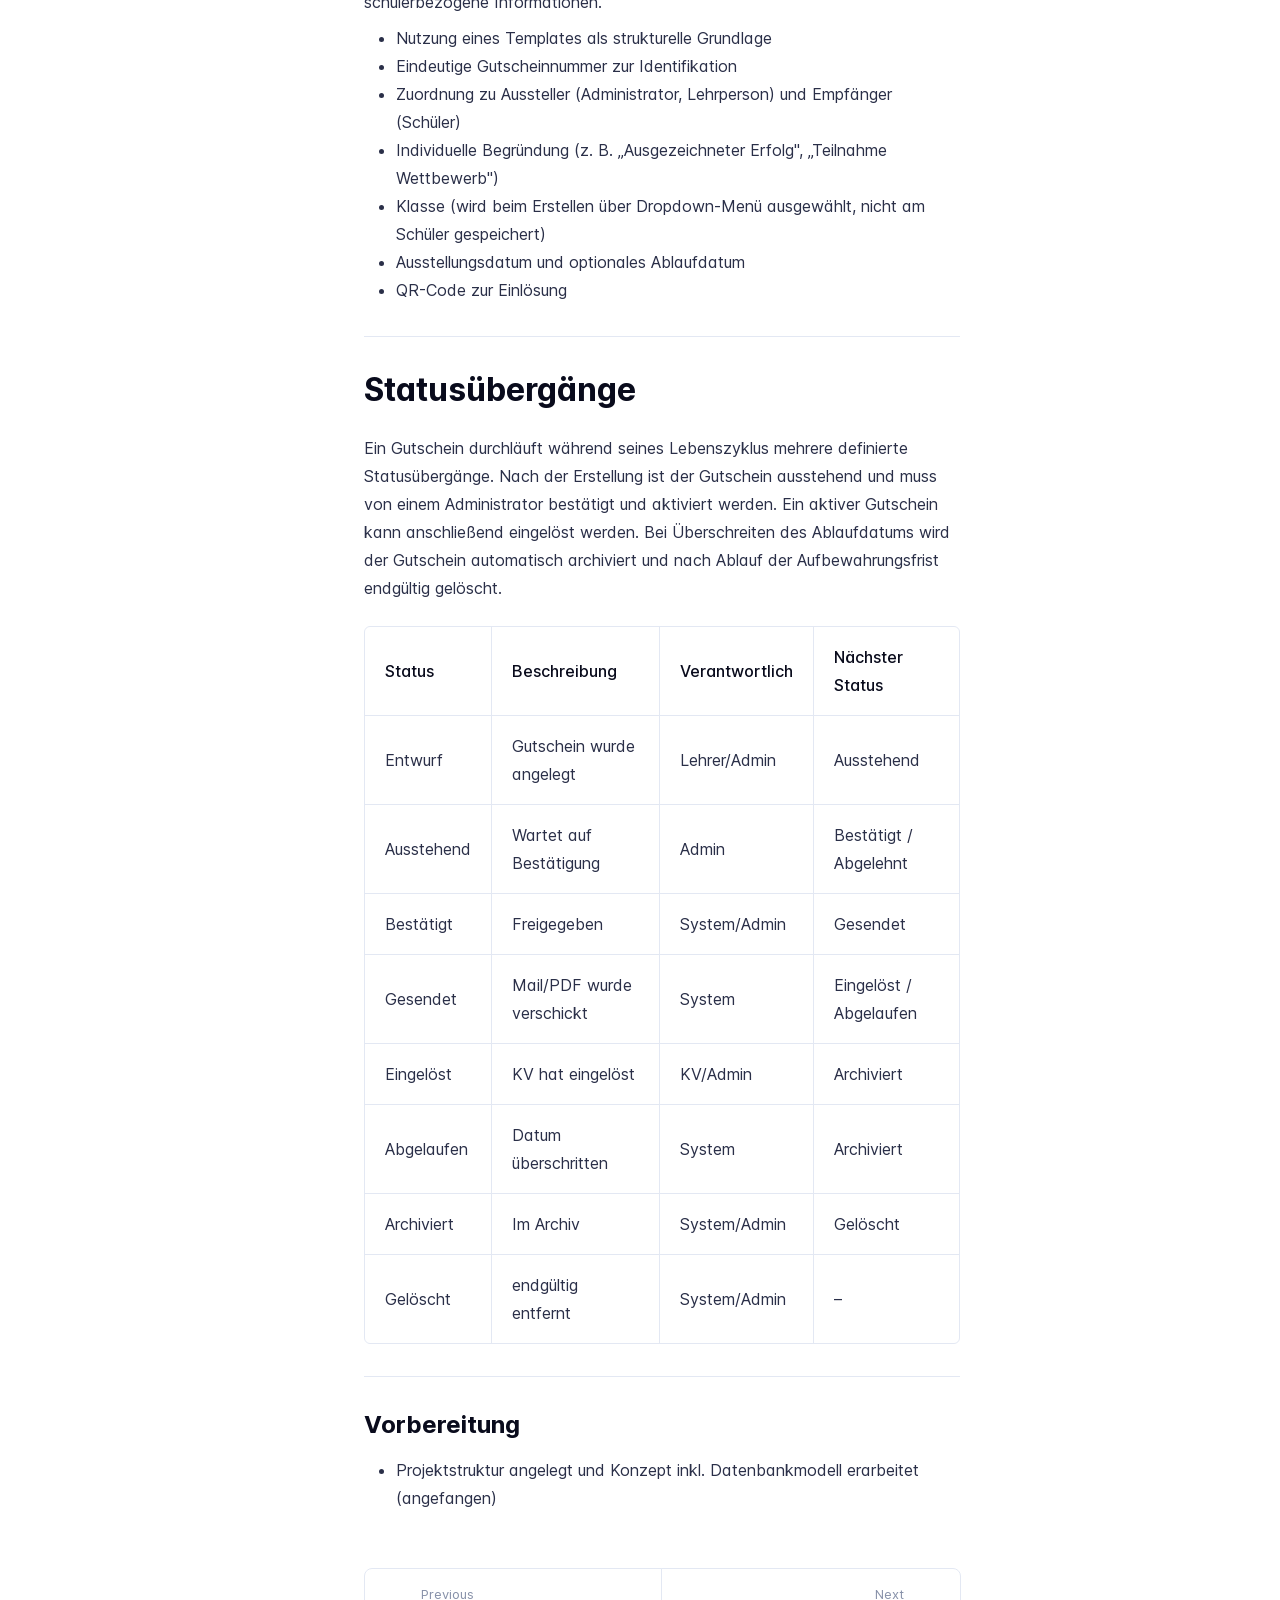
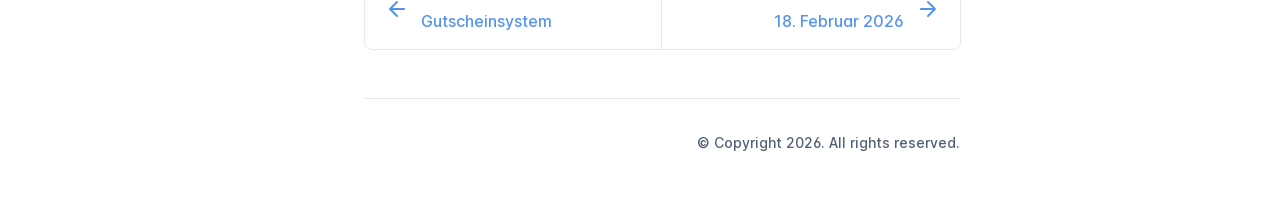
<file: 2026-25-02/index.html>
<!DOCTYPE html>
<html lang="en" class="h-full">
<head>
    <meta charset="UTF-8">
    <meta name="viewport" content="width=device-width,initial-scale=1">
    <meta name="color-scheme" content="light dark">
    <meta name="turbo-cache-control" content="no-cache" data-turbo-track="reload" data-track-token="4.4.0.827755539564">

    <!-- See retype.com -->
    <meta name="generator" content="Retype 4.4.0">

    <!-- Primary Meta Tags -->
    <title>Projektdokumentation – Gutscheinverwaltung erweitert</title>
    <meta name="title" content="Projektdokumentation – Gutscheinverwaltung erweitert">
    <meta name="description" content="Das Projekt ist ein schulinternes Gutscheinsystem, mit dem Gutscheine für Schüler erstellt, verwaltet und eingelöst werden können. Die Gutscheine werden">

    <!-- Canonical -->
    <link rel="canonical" href="http://moser.2526.rasser-unterricht.at/2026-25-02/">

    <!-- Open Graph -->
    <meta property="og:type" content="website">
    <meta property="og:url" content="http://moser.2526.rasser-unterricht.at/2026-25-02/">
    <meta property="og:title" content="Projektdokumentation – Gutscheinverwaltung erweitert">
    <meta property="og:description" content="Das Projekt ist ein schulinternes Gutscheinsystem, mit dem Gutscheine für Schüler erstellt, verwaltet und eingelöst werden können. Die Gutscheine werden">
    <meta property="og:site_name" content="Moser">
    <meta property="og:locale" content="en_US">

    <!-- Twitter -->
    <meta name="twitter:card" content="summary_large_image">
    <meta name="twitter:url" content="http://moser.2526.rasser-unterricht.at/2026-25-02/">
    <meta name="twitter:title" content="Projektdokumentation – Gutscheinverwaltung erweitert">
    <meta name="twitter:description" content="Das Projekt ist ein schulinternes Gutscheinsystem, mit dem Gutscheine für Schüler erstellt, verwaltet und eingelöst werden können. Die Gutscheine werden">

    <script data-cfasync="false">(function(){var cl=document.documentElement.classList,ls=localStorage.getItem("retype_scheme"),hd=cl.contains("dark"),hl=cl.contains("light"),wm=window.matchMedia&&window.matchMedia("(prefers-color-scheme: dark)").matches;if(ls==="dark"||(!ls&&wm&&!hd&&!hl)){cl.remove("light");cl.add("dark")}else if(ls==="light"||(!ls&&!wm&&!hd&&!hl)){cl.remove("dark");cl.add("light")}})();</script>

    <link href="../resources/css/retype.css?v=4.4.0.827755539564" rel="stylesheet">

    <script data-cfasync="false" src="../resources/js/config.js?v=4.4.0.827755539564" data-turbo-eval="false" defer></script>
    <script data-cfasync="false" src="../resources/js/retype.js?v=4.4.0" data-turbo-eval="false" defer></script>
    <script id="lunr-js" data-cfasync="false" src="../resources/js/lunr.js?v=4.4.0.827755539564" data-turbo-eval="false" defer></script>
</head>
<body>
    <div id="retype-app" class="relative text-base antialiased text-base-text bg-base-bg font-body">
    <div class="absolute bottom-0 left-0" style="top: 5rem; right: 50%"></div>

    <header id="retype-header" class="sticky top-0 z-30 flex w-full h-16 bg-header-bg border-b border-header-border md:h-20">
        <div class="container relative flex items-center justify-between pr-6 grow md:justify-start">
            <!-- Mobile menu button skeleton -->
            <button v-cloak class="skeleton retype-mobile-menu-button flex items-center justify-center shrink-0 overflow-hidden dark:text-white focus:outline-hidden rounded-full w-10 h-10 ml-3.5 md:hidden"><svg xmlns="http://www.w3.org/2000/svg" class="mb-px shrink-0" width="24" height="24" viewBox="0 0 24 24" role="presentation" style="margin-bottom: 0px;"><g fill="currentColor"><path d="M2 4h20v2H2zM2 11h20v2H2zM2 18h20v2H2z"></path></g></svg></button>
            <div v-cloak id="retype-sidebar-left-toggle-button"></div>
    
            <!-- Logo -->
            <div class="flex items-center justify-between h-full py-2 md:w-75">
                <div class="flex items-center px-2 md:px-6">
                    <a id="retype-branding-logo" href="http://moser.2526.rasser-unterricht.at/" class="flex items-center leading-snug text-2xl">
                        <span class="dark:text-white font-bold line-clamp-1 md:line-clamp-2">Moser</span>
                    </a><span id="retype-branding-label" class="inline-flex mt-1 px-2 py-1 ml-4 text-xs font-medium leading-none items-center rounded-md bg-branding-label-bg text-branding-label-text ring-1 ring-branding-label-border ring-inset md:inline-block">Docs</span>
                </div>
    
                <span class="hidden h-8 border-r md:inline-block border-base-border"></span>
            </div>
    
            <div class="flex justify-between md:grow">
                <!-- Top Nav -->
                <nav id="retype-header-nav" class="hidden md:flex">
                    <ul class="flex flex-col mb-4 md:pl-16 md:mb-0 md:flex-row md:items-center">
                        
                    </ul>
                </nav>
    
                <div v-cloak class="flex justify-end grow">
                    <div id="retype-mobile-search-button"></div>
                    <doc-search-desktop></doc-search-desktop>
    
                    <doc-theme-switch class="lg:ml-2"></doc-theme-switch>
                    <doc-history></doc-history>
                </div>
            </div>
        </div>
    </header>


    <div id="retype-container" class="container relative flex bg-white">
        <!-- Sidebar Skeleton -->
        <div v-cloak class="fixed flex flex-col shrink-0 duration-300 ease-in-out bg-sidebar-left-bg border-sidebar-left-border sidebar top-20 w-75 border-r h-screen md:sticky transition-transform skeleton">
        
            <div class="flex items-center h-16 px-6">
                <input id="retype-filter-input-mock" class="w-full h-10 pl-8 px-3 py-2 transition-colors duration-200 ease-linear bg-filter-bg border border-filter-border rounded-lg shadow-none md:text-sm hover:border-filter-border-hover focus:outline-hidden focus:border-filter-border-focus placeholder-filter-placeholder" type="text">
            </div>
        
            <div class="pl-6 mt-1 mb-4">
                <div class="w-32 h-3 mb-4 bg-skeleton-bg rounded-full loading"></div>
                <div class="w-48 h-3 mb-4 bg-skeleton-bg rounded-full loading"></div>
                <div class="w-40 h-3 mb-4 bg-skeleton-bg rounded-full loading"></div>
                <div class="w-32 h-3 mb-4 bg-skeleton-bg rounded-full loading"></div>
                <div class="w-48 h-3 mb-4 bg-skeleton-bg rounded-full loading"></div>
                <div class="w-40 h-3 mb-4 bg-skeleton-bg rounded-full loading"></div>
            </div>
        
            <div class="shrink-0 mt-auto bg-transparent dark:border-base-border">
                <a class="flex items-center justify-center flex-nowrap h-16 text-gray-350 dark:text-dark-400 hover:text-gray-600 dark:hover:text-dark-300 transition-colors duration-150 ease-in docs-powered-by" target="_blank" href="https://retype.com/" rel="noopener">
                    <span class="text-xs whitespace-nowrap">Powered by</span>
                    <svg xmlns="http://www.w3.org/2000/svg" class="ml-2" fill="currentColor" width="96" height="20" overflow="visible"><path d="M0 0v20h13.59V0H0zm11.15 17.54H2.44V2.46h8.71v15.08zM15.8 20h2.44V4.67L15.8 2.22zM20.45 6.89V20h2.44V9.34z"/><g><path d="M40.16 8.44c0 1.49-.59 2.45-1.75 2.88l2.34 3.32h-2.53l-2.04-2.96h-1.43v2.96h-2.06V5.36h3.5c1.43 0 2.46.24 3.07.73s.9 1.27.9 2.35zm-2.48 1.1c.26-.23.38-.59.38-1.09 0-.5-.13-.84-.4-1.03s-.73-.28-1.39-.28h-1.54v2.75h1.5c.72 0 1.2-.12 1.45-.35zM51.56 5.36V7.2h-4.59v1.91h4.13v1.76h-4.13v1.92h4.74v1.83h-6.79V5.36h6.64zM60.09 7.15v7.48h-2.06V7.15h-2.61V5.36h7.28v1.79h-2.61zM70.81 14.64h-2.06v-3.66l-3.19-5.61h2.23l1.99 3.45 1.99-3.45H74l-3.19 5.61v3.66zM83.99 6.19c.65.55.97 1.4.97 2.55s-.33 1.98-1 2.51-1.68.8-3.04.8h-1.23v2.59h-2.06V5.36h3.26c1.42 0 2.45.28 3.1.83zm-1.51 3.65c.25-.28.37-.69.37-1.22s-.16-.92-.48-1.14c-.32-.23-.82-.34-1.5-.34H79.7v3.12h1.38c.68 0 1.15-.14 1.4-.42zM95.85 5.36V7.2h-4.59v1.91h4.13v1.76h-4.13v1.92H96v1.83h-6.79V5.36h6.64z"/></g></svg>
                </a>
            </div>
        </div>
        
        <!-- Sidebar component -->
        <doc-sidebar v-cloak>
            <template #sidebar-footer>
                <div class="shrink-0 mt-auto border-t md:bg-transparent md:border-none dark:border-base-border">
        
                    <a class="flex items-center justify-center flex-nowrap h-16 text-gray-350 dark:text-dark-400 hover:text-gray-600 dark:hover:text-dark-300 transition-colors duration-150 ease-in docs-powered-by" target="_blank" href="https://retype.com/" rel="noopener">
                        <span class="text-xs whitespace-nowrap">Powered by</span>
                        <svg xmlns="http://www.w3.org/2000/svg" class="ml-2" fill="currentColor" width="96" height="20" overflow="visible"><path d="M0 0v20h13.59V0H0zm11.15 17.54H2.44V2.46h8.71v15.08zM15.8 20h2.44V4.67L15.8 2.22zM20.45 6.89V20h2.44V9.34z"/><g><path d="M40.16 8.44c0 1.49-.59 2.45-1.75 2.88l2.34 3.32h-2.53l-2.04-2.96h-1.43v2.96h-2.06V5.36h3.5c1.43 0 2.46.24 3.07.73s.9 1.27.9 2.35zm-2.48 1.1c.26-.23.38-.59.38-1.09 0-.5-.13-.84-.4-1.03s-.73-.28-1.39-.28h-1.54v2.75h1.5c.72 0 1.2-.12 1.45-.35zM51.56 5.36V7.2h-4.59v1.91h4.13v1.76h-4.13v1.92h4.74v1.83h-6.79V5.36h6.64zM60.09 7.15v7.48h-2.06V7.15h-2.61V5.36h7.28v1.79h-2.61zM70.81 14.64h-2.06v-3.66l-3.19-5.61h2.23l1.99 3.45 1.99-3.45H74l-3.19 5.61v3.66zM83.99 6.19c.65.55.97 1.4.97 2.55s-.33 1.98-1 2.51-1.68.8-3.04.8h-1.23v2.59h-2.06V5.36h3.26c1.42 0 2.45.28 3.1.83zm-1.51 3.65c.25-.28.37-.69.37-1.22s-.16-.92-.48-1.14c-.32-.23-.82-.34-1.5-.34H79.7v3.12h1.38c.68 0 1.15-.14 1.4-.42zM95.85 5.36V7.2h-4.59v1.91h4.13v1.76h-4.13v1.92H96v1.83h-6.79V5.36h6.64z"/></g></svg>
                    </a>
                </div>
            </template>
        </doc-sidebar>

        <div class="grow min-w-0 bg-body-bg">
            <!-- Render "toolbar" template here on api pages --><!-- Render page content -->
<div class="flex">
    <div id="retype-main" class="min-w-0 p-4 grow md:px-16">
        <main class="relative pb-12 lg:pt-2">
            <div class="retype-markdown" id="retype-content">
                <!-- Rendered if sidebar right is enabled -->
                <div id="retype-sidebar-right-toggle"></div>
                <!-- Page content  -->
<h1 id="projektdokumentation--gutscheinverwaltung-erweitert">Projektdokumentation – Gutscheinverwaltung erweitert</h1>
<div class="-mt-3 mb-12 flex flex-wrap text-sm text-gray-400 dark:text-dark-350 items-center">
    <div class="flex items-center">
        <div>By</div>
        <div class="ml-2 flex items-center">
          <div class="shrink-0 w-8 h-8 overflow-hidden rounded-full">
            <svg width="2rem" height="2rem" xmlns="http://www.w3.org/2000/svg" fill="white"><g><rect width="2rem" height="1.7rem" fill="#c5c5c5"/><circle r="0.44rem" cy="0.83rem" cx="1rem"/><ellipse ry="0.96rem" rx="0.77rem" cy="2.15rem" cx="1rem"/></g></svg>
          </div>
          <div class="ml-1 whitespace-nowrap text-gray-500 dark:text-dark-350">David Moser</div>
        </div>
    </div>
</div>

<h2 id="grundkonzept">Grundkonzept</h2>
<p>Das Projekt ist ein schulinternes Gutscheinsystem, mit dem Gutscheine für Schüler erstellt, verwaltet und eingelöst werden können. Die Gutscheine werden auf Basis konfigurierbarer Templates generiert, per E-Mail als PDF mit QR-Code an die Schüler versendet und können anschließend von berechtigten Lehrpersonen digital eingelöst werden.</p>
<p>Zentrale Eigenschaften des Systems:</p>
<ul>
<li>Vollständige CRUD-Operationen für Gutscheine (Erstellen, Einsehen, Bearbeiten, Löschen)</li>
<li>Rollenbasiertes Berechtigungssystem (Administrator, Lehrer, Schüler)</li>
<li>Konfigurierbares Template-System für verschiedene Gutscheintypen</li>
<li>Automatischer Versand des Gutscheins per E-Mail als PDF-Dokument mit individueller Gutschein-ID und QR-Code zur eindeutigen Identifikation.</li>
<li>Stapel-Erstellung und Mehrfachversand: Ein Gutschein kann in einem Vorgang für mehrere Schüler erstellt werden (z. B. Teilnehmer einer Veranstaltung). Pro Schüler wird ein eigener Gutschein mit eigener Gutschein-ID und eigenem QR-Code generiert und versendet.</li>
<li>Bestätigungsworkflow für Erstellung und Einlösung</li>
<li>Archivierungssystem mit Aufbewahrungsfrist</li>
</ul>
<hr>
<h2 id="rollenmodell">Rollenmodell</h2>
<p>Das System unterscheidet drei Benutzerrollen mit klar abgegrenzten Berechtigungen.</p>
<h3 id="administrator-direktion--sekretariat">Administrator (Direktion / Sekretariat)</h3>
<p>Der erste Administrator-Account wird über eine einmalige Registrierung angelegt. Beim erstmaligen Aufruf des Systems wird automatisch die Registrierungsseite angezeigt. Nach erfolgreicher Registrierung wird dieser Account als Administrator gespeichert und die öffentliche Registrierung dauerhaft deaktiviert. Alle weiteren Benutzer (Administratoren und Lehrpersonen) werden ausschließlich über den Einladungs-Workflow durch einen bestehenden Administrator erstellt.</p>
<p>Der Administrator verfügt über Vollzugriff auf alle Funktionen des Systems. Im Einzelnen umfasst dies:</p>
<ul>
<li>Vollzugriff auf alle Gutscheine (Erstellen, Bearbeiten,  Einsehen, Löschen sowie Zurücksetzen oder Korrigieren von Gutscheinen bei fehlerhaften Einträgen)</li>
<li>Verwaltung und Anpassung von Gutschein-Templates</li>
<li>Vergabe und Entzug von Lehrerberechtigungen zur Gutscheinerstellung und Gutscheineinlösung</li>
<li>Erstellung von Lehrer-Accounts: Der Administrator legt einen neuen Lehrer mit Name und E-Mail-Adresse an. Das System versendet automatisch eine Einladungs-E-Mail mit einem einmaligen Link zur Passwort-Vergabe. Erst nach Abschluss der Passwort-Vergabe ist der Account aktiv.</li>
<li>Bestätigung von Gutscheinen nach Erstellung durch Lehrpersonen</li>
<li>Verwaltung von Schülern (Anlegen, Bearbeiten, Löschen)</li>
</ul>
<p>Sollten nachträglich Fehler festgestellt werden (z. B. falscher Empfänger oder falsches Ablaufdatum), kann ein Administrator den Gutschein zurücksetzen oder korrigieren. Dabei wird der Status angepasst und der Gutschein gegebenenfalls erneut zur Bestätigung vorgelegt.</p>
<h3 id="lehrer">Lehrer</h3>
<p>Lehrpersonen haben eingeschränkte Rechte, die vom Administrator individuell vergeben werden:</p>
<ul>
<li>Erstellung von Gutscheinen (nur mit erteilter Berechtigung durch den Administrator)</li>
<li>Nicht jede Lehrperson kann Gutscheine erstellen – die Berechtigung wird gezielt vergeben</li>
<li>Einlösung von Gutscheinen (nur mit erteilter Berechtigung durch den Administrator)</li>
<li>Einlösung erfolgt durch Scannen des QR-Codes oder Eingabe der Gutscheinnummer</li>
<li>Verwaltung von Schülern (Anlegen, Bearbeiten, Löschen)</li>
</ul>
<p>Der Lehrer scannt den QR-Code mit der Kamera seines Smartphones – der Link öffnet die Webapp direkt auf der Einlöse-Seite des jeweiligen Gutscheins.</p>
<h3 id="schüler">Schüler</h3>
<p>Schüler haben keinen direkten Zugriff auf das System. Sie sind ausschließlich Empfänger von Gutscheinen, die per E-Mail als PDF zugestellt werden. Ein Schüler wird in der Datenbank angelegt, wenn er vom Administrator oder einer Lehrperson manuell erfasst wird oder bei der Gutschein-Erstellung als neuer Empfänger hinzugefügt wird.</p>
<p>Eine separate Speicherung der Klassenzugehörigkeit ist für die Funktionsweise des Systems nicht erforderlich, da Gutscheine ausschließlich über die eindeutige Schüler-ID verwaltet werden. Die Klasse kann jedoch beim Erstellen eines Gutscheins über ein Dropdown-Menü ausgewählt und als Platzhalter im Template verwendet werden, ohne dass sie dauerhaft am Schüler gespeichert wird.</p>
<h3 id="berechtigungsmatrix">Berechtigungsmatrix</h3>
<div class="table-wrapper scrollbar overflow-hidden">
<table class="comfortable">
<thead>
<tr>
<th>Funktion</th>
<th>Administrator</th>
<th>Lehrer</th>
<th>Schüler</th>
</tr>
</thead>
<tbody>
<tr>
<td>Gutschein erstellen</td>
<td>✓</td>
<td>Mit Berechtigung</td>
<td>–</td>
</tr>
<tr>
<td>Gutschein bestätigen</td>
<td>✓</td>
<td>–</td>
<td>–</td>
</tr>
<tr>
<td>Gutschein einlösen</td>
<td>✓</td>
<td>Mit Berechtigung</td>
<td>Übergabe an Lehrer</td>
</tr>
<tr>
<td>Gutschein einsehen</td>
<td>Alle</td>
<td>Selbst erstellte</td>
<td>–</td>
</tr>
<tr>
<td>Templates erstellen</td>
<td>✓</td>
<td>–</td>
<td>–</td>
</tr>
<tr>
<td>Templates verwalten</td>
<td>✓</td>
<td>–</td>
<td>–</td>
</tr>
<tr>
<td>Templates erweitern</td>
<td>✓</td>
<td>✓ (individuelle Anpassungen)</td>
<td>–</td>
</tr>
<tr>
<td>Gutschein-Inhalt ergänzen</td>
<td>✓</td>
<td>nur bei Erstellung</td>
<td>–</td>
</tr>
<tr>
<td>Berechtigungen vergeben</td>
<td>✓</td>
<td>–</td>
<td>–</td>
</tr>
<tr>
<td>Archiv &amp; Löschrechte</td>
<td>✓</td>
<td>–</td>
<td>–</td>
</tr>
<tr>
<td>Gutschein empfangen</td>
<td>–</td>
<td>–</td>
<td>✓</td>
</tr>
<tr>
<td>Schüler verwalten</td>
<td>✓</td>
<td>✓</td>
<td>–</td>
</tr>
<tr>
<td>Lehrer-Accounts anlegen</td>
<td>✓</td>
<td>–</td>
<td>–</td>
</tr>
<tr>
<td>Lehrer deaktivieren/löschen</td>
<td>✓</td>
<td>–</td>
<td>–</td>
</tr>
</tbody>
</table>
</div>
<hr>
<h3 id="archiv">Archiv</h3>
<p>Die Archivierung und Löschung von Gutscheinen erfolgt automatisiert. Abgelaufene Gutscheine werden in ein Archiv überführt und nach Ablauf einer definierten Aufbewahrungsfrist endgültig gelöscht. Existieren danach keine archivierten Gutscheine mehr, wird auch der zugehörige Schülereintrag automatisch aus der Datenbank entfernt.</p>
<hr>
<h2 id="workflow">Workflow</h2>
<h3 id="ersteinrichtung">Ersteinrichtung</h3>
<p>Die Ersteinrichtung des Systems erfolgt einmalig und dient zur Anlage des ersten Administrator-Accounts:</p>
<ol>
<li>Beim erstmaligen Aufruf des Systems erkennt die Anwendung, dass noch kein Benutzer existiert, und leitet automatisch auf die Registrierungsseite weiter.</li>
<li>Der erste Benutzer registriert sich mit Name, E-Mail-Adresse und Passwort.</li>
<li>Dieser Account wird automatisch mit der Rolle „Administrator&quot; gespeichert.</li>
<li>Nach erfolgreicher Registrierung wird die öffentliche Registrierung dauerhaft deaktiviert. Die Registrierungsseite ist nicht mehr erreichbar.</li>
<li>Alle weiteren Benutzer werden ausschließlich über den Einladungs-Workflow durch einen bestehenden Administrator erstellt.</li>
</ol>
<h3 id="benutzer-account-erstellung">Benutzer-Account-Erstellung</h3>
<p>Die Erstellung weiterer Benutzer-Accounts (Administratoren und Lehrpersonen) erfolgt ausschließlich durch einen bestehenden Administrator:</p>
<ol>
<li>Der Administrator legt einen neuen Benutzer an und erfasst Name, E-Mail-Adresse und Rolle (Administrator oder Lehrer).</li>
<li>Das System versendet automatisch eine Einladungs-E-Mail an die angegebene Adresse. Die E-Mail enthält einen einmaligen Link zur Passwort-Vergabe.</li>
<li>Der eingeladene Benutzer öffnet den Link und vergibt sein persönliches Passwort.</li>
<li>Nach erfolgreicher Passwort-Vergabe ist der Account aktiv und der Benutzer kann sich einloggen.</li>
<li>Der Einladungslink ist nach einmaliger Nutzung oder nach Ablauf einer definierten Frist ungültig. Bei Bedarf kann der Administrator eine neue Einladung versenden.</li>
</ol>
<h3 id="gutschein-erstellung">Gutschein-Erstellung</h3>
<p>Der Erstellungsprozess durchläuft mehrere Schritte mit einem Bestätigungsmechanismus:</p>
<ol>
<li>Eine berechtigte Lehrperson oder ein Administrator erstellt einen neuen Gutschein auf Basis eines vordefinierten Templates (Bearbeitung möglich).</li>
<li>Der Gutschein erhält einen Status und wird dem Sekretariat bzw. der Direktion zur Bestätigung vorgelegt. Abgelehnte Gutscheine können vom Administrator dauerhaft gelöscht werden, ansonsten wird er archiviert</li>
<li>Das Sekretariat oder die Direktion prüft den Gutschein und bestätigt oder lehnt ihn ab.</li>
<li>Bei Ablehnung: Der Gutschein erhält erneut einen Status mit einem Ablehnungsgrund. Der erstellende Lehrer kann den Gutschein korrigieren (z. B. Begründung anpassen, Empfänger ändern) und erneut zur Bestätigung einreichen. Der Status wechselt dann zurück auf „Ausstehend&quot;. Alternativ kann der Administrator den abgelehnten Gutschein dauerhaft löschen.</li>
<li>Nach der Bestätigung wird der Gutschein automatisch per E-Mail als PDF an den Schüler versendet. Der Status wechselt nach Versand.</li>
</ol>
<h3 id="stapel-erstellung-mehrere-empfänger">Stapel-Erstellung (Mehrere Empfänger)</h3>
<p>Neben der Erstellung für einzelne Schüler unterstützt das System eine Stapel-Erstellung für mehrere Empfänger (z. B. eine Gruppe von Teilnehmern einer Veranstaltung).</p>
<ol>
<li>Der Lehrer/Administrator wählt ein Template und erfasst die gemeinsamen Gutschein-Daten (Begründung, Gültigkeit, optional Zusatztext).</li>
<li>Es wird eine Empfängerliste gewählt (z. B. mehrere ausgewählte Schüler oder Import aus einer Liste).</li>
<li>Das System erzeugt pro Empfänger einen eigenen Gutschein mit eindeutiger Gutschein-ID und QR-Code.</li>
<li>Die Gutscheine werden gesammelt zur Bestätigung vorgelegt (Batch).</li>
<li>Nach Bestätigung werden pro Empfänger automatisiert PDF und E-Mail versendet. Versandfehler werden pro Gutschein protokolliert, damit einzelne Empfänger erneut versendet werden können.</li>
</ol>
<h3 id="gutschein-einlösung">Gutschein-Einlösung</h3>
<p>Die Einlösung eines Gutscheins erfolgt ausschließlich durch den Klassenvorstand des jeweiligen Schülers:</p>
<ol>
<li>Der Schüler leitet die erhaltene E-Mail mit Gutschein-Id an den Lehrer weiter oder übergibt den ausgedruckten Gutschein mit QR-Code.</li>
<li>Das Sekretariat oder die Direktion prüft den Gutschein und bestätigt oder lehnt ihn ab.</li>
<li>Der Klassenvorstand bestätigt die Einlösung im System. Der Gutschein-Status wieder und Gutschein gelangt in das Archiv.</li>
</ol>
<h3 id="passwort-zurücksetzung">Passwort-Zurücksetzung</h3>
<p>Lehrpersonen und auch der Admin können ihr Passwort über die „Passwort vergessen“-Funktion zurücksetzen.</p>
<ol>
<li>Das System versendet automatisch eine E-Mail mit einem einmaligen Reset-Link.</li>
<li>Über diesen Link kann ein neues Passwort vergeben werden.</li>
<li>Der Link ist zeitlich begrenzt und kann nur einmal verwendet werden.</li>
</ol>
<hr>
<h2 id="template">Template</h2>
<p>Ein Gutschein-Template definiert den festen Aufbau und das Erscheinungsbild eines Gutscheins und ermöglicht eine standardisierte Erstellung.</p>
<p>Eigenschaften:</p>
<ul>
<li>Fester Textaufbau</li>
<li>Platzhalter (Name, Klasse, Datum, Schuljahr, Begründung)</li>
<li>Layout-Vorlage für das Design des Gutscheins</li>
<li>Optional Logos oder Unterschriften</li>
<li>Aktiv/Inaktiv-Status ob Template verwendbar ist</li>
</ul>
<p>Die Klasse wird nicht am Schüler gespeichert, sondern beim Erstellen eines Gutscheins über ein Dropdown-Menü ausgewählt und als Platzhalter in das Template eingefügt.</p>
<p>Jeder Gutschein-Typ basiert auf einem vom Administrator konfigurierbaren Template. Templates werden zentral verwaltet und sorgen für eine einheitliche Gestaltung sowie konsistente Inhalte.</p>
<div class="table-wrapper scrollbar overflow-hidden">
<table class="comfortable">
<thead>
<tr>
<th>Template</th>
<th>Beschreibung</th>
</tr>
</thead>
<tbody>
<tr>
<td>Nachmittag frei</td>
<td>Freistellung für einen Nachmittag</td>
</tr>
<tr>
<td>Vormittag frei</td>
<td>Freistellung für einen Vormittag</td>
</tr>
<tr>
<td>Ganzer Tag frei</td>
<td>Freistellung für einen gesamten Schultag</td>
</tr>
<tr>
<td>2 Tage frei</td>
<td>Freistellung für zwei gesamte Schultage</td>
</tr>
</tbody>
</table>
</div>
<hr>
<h2 id="gutschein">Gutschein</h2>
<p>Ein Gutschein nutzt ein konkretes Template und enthält individuelle, schülerbezogene Informationen.</p>
<ul>
<li>Nutzung eines Templates als strukturelle Grundlage</li>
<li>Eindeutige Gutscheinnummer zur Identifikation</li>
<li>Zuordnung zu Aussteller (Administrator, Lehrperson) und Empfänger (Schüler)</li>
<li>Individuelle Begründung (z. B. „Ausgezeichneter Erfolg&quot;, „Teilnahme Wettbewerb&quot;)</li>
<li>Klasse (wird beim Erstellen über Dropdown-Menü ausgewählt, nicht am Schüler gespeichert)</li>
<li>Ausstellungsdatum und optionales Ablaufdatum</li>
<li>QR-Code zur Einlösung</li>
</ul>
<hr>
<h2 id="statusübergänge">Statusübergänge</h2>
<p>Ein Gutschein durchläuft während seines Lebenszyklus mehrere definierte Statusübergänge. Nach der Erstellung ist der Gutschein ausstehend und muss von einem Administrator bestätigt und aktiviert werden. Ein aktiver Gutschein kann anschließend eingelöst werden. Bei Überschreiten des Ablaufdatums wird der Gutschein automatisch archiviert und nach Ablauf der Aufbewahrungsfrist endgültig gelöscht.</p>
<div class="table-wrapper scrollbar overflow-hidden">
<table class="comfortable">
<thead>
<tr>
<th>Status</th>
<th>Beschreibung</th>
<th>Verantwortlich</th>
<th>Nächster Status</th>
</tr>
</thead>
<tbody>
<tr>
<td>Entwurf</td>
<td>Gutschein wurde angelegt</td>
<td>Lehrer/Admin</td>
<td>Ausstehend</td>
</tr>
<tr>
<td>Ausstehend</td>
<td>Wartet auf Bestätigung</td>
<td>Admin</td>
<td>Bestätigt / Abgelehnt</td>
</tr>
<tr>
<td>Bestätigt</td>
<td>Freigegeben</td>
<td>System/Admin</td>
<td>Gesendet</td>
</tr>
<tr>
<td>Gesendet</td>
<td>Mail/PDF wurde verschickt</td>
<td>System</td>
<td>Eingelöst / Abgelaufen</td>
</tr>
<tr>
<td>Eingelöst</td>
<td>KV hat eingelöst</td>
<td>KV/Admin</td>
<td>Archiviert</td>
</tr>
<tr>
<td>Abgelaufen</td>
<td>Datum überschritten</td>
<td>System</td>
<td>Archiviert</td>
</tr>
<tr>
<td>Archiviert</td>
<td>Im Archiv</td>
<td>System/Admin</td>
<td>Gelöscht</td>
</tr>
<tr>
<td>Gelöscht</td>
<td>endgültig entfernt</td>
<td>System/Admin</td>
<td>–</td>
</tr>
</tbody>
</table>
</div>
<hr>
<h3 id="vorbereitung">Vorbereitung</h3>
<ul>
<li>Projektstruktur angelegt und Konzept inkl. Datenbankmodell erarbeitet (angefangen)</li>
</ul>

                
                <!-- Required only on API pages -->
                <doc-toolbar-member-filter-no-results></doc-toolbar-member-filter-no-results>
            </div>
            <footer id="retype-content-footer" class="clear-both">
            
                <nav id="retype-nextprev" class="print:hidden flex mt-14">
                    <div class="w-1/2">
                        <a class="px-5 py-4 h-full flex items-center break-normal font-medium text-body-link border border-base-border hover:border-base-border-hover rounded-l-lg transition-colors duration-150 relative hover:z-5" href="../">
                            <svg xmlns="http://www.w3.org/2000/svg" class="mr-3" width="24" height="24" viewBox="0 0 24 24" fill="currentColor" overflow="visible"><path d="M19 11H7.41l5.29-5.29a.996.996 0 10-1.41-1.41l-7 7a1 1 0 000 1.42l7 7a1.024 1.024 0 001.42-.01.996.996 0 000-1.41L7.41 13H19c.55 0 1-.45 1-1s-.45-1-1-1z" /><path fill="none" d="M0 0h24v24H0z" /></svg>
                            <span>
                                <span class="block text-xs font-normal text-base-text-muted">Previous</span>
                                <span class="block mt-1">Gutscheinsystem</span>
                            </span>
                        </a>
                    </div>
            
                    <div class="w-1/2">
                        <a class="px-5 py-4 -mx-px h-full flex items-center justify-end break-normal font-medium text-body-link border border-base-border hover:border-base-border-hover rounded-r-lg transition-colors duration-150 relative hover:z-5" href="../2026-18-02/">
                            <span>
                                <span class="block text-xs font-normal text-right text-base-text-muted">Next</span>
                                <span class="block mt-1">18. Februar 2026</span>
                            </span>
                            <svg xmlns="http://www.w3.org/2000/svg" class="ml-3" width="24" height="24" viewBox="0 0 24 24" fill="currentColor" overflow="visible"><path d="M19.92 12.38a1 1 0 00-.22-1.09l-7-7a.996.996 0 10-1.41 1.41l5.3 5.3H5c-.55 0-1 .45-1 1s.45 1 1 1h11.59l-5.29 5.29a.996.996 0 000 1.41c.19.2.44.3.7.3s.51-.1.71-.29l7-7c.09-.09.16-.21.21-.33z" /><path fill="none" d="M0 0h24v24H0z" /></svg>
                        </a>
                    </div>
                </nav>
            </footer>
        </main>

        <div id="retype-page-footer" class="print:border-none border-t border-base-border pt-6 mb-8">
            <footer class="flex flex-wrap items-center justify-between print:justify-center">
                <div id="retype-footer-links" class="print:hidden">
                    <ul class="flex flex-wrap items-center text-sm">
                    </ul>
                </div>
                <div id="retype-copyright" class="print:justify-center py-2 text-footer-text font-footer-link text-sm leading-relaxed"><p>© Copyright 2026. All rights reserved.</p></div>
            </footer>
        </div>
    </div>

    <!-- Rendered if sidebar right is enabled -->
    <!-- Sidebar right skeleton-->
    <div v-cloak class="fixed top-0 bottom-0 right-0 translate-x-full bg-sidebar-right-bg border-sidebar-right-border lg:sticky lg:border-l lg:shrink-0 lg:pt-6 lg:translate-x-0 sm:w-1/2 lg:w-64 lg:z-0 md:w-104 sidebar-right skeleton">
        <div class="pl-5">
            <div class="w-32 h-3 mb-4 bg-skeleton-bg rounded-full loading"></div>
            <div class="w-48 h-3 mb-4 bg-skeleton-bg rounded-full loading"></div>
            <div class="w-40 h-3 mb-4 bg-skeleton-bg rounded-full loading"></div>
        </div>
    </div>

    <!-- User should be able to hide sidebar right -->
    <doc-sidebar-right v-cloak></doc-sidebar-right>
</div>

        </div>
    </div>

    <doc-search-mobile></doc-search-mobile>
    <doc-back-to-top></doc-back-to-top>
</div>


    <div id="retype-overlay-target"></div>

    <script data-cfasync="false">window.__DOCS__ = { "title": "25. Februar 2026", level: 1, icon: "file", hasPrism: false, hasMermaid: false, hasMath: false, tocDepth: 23 }</script>
</body>
</html>
</file>
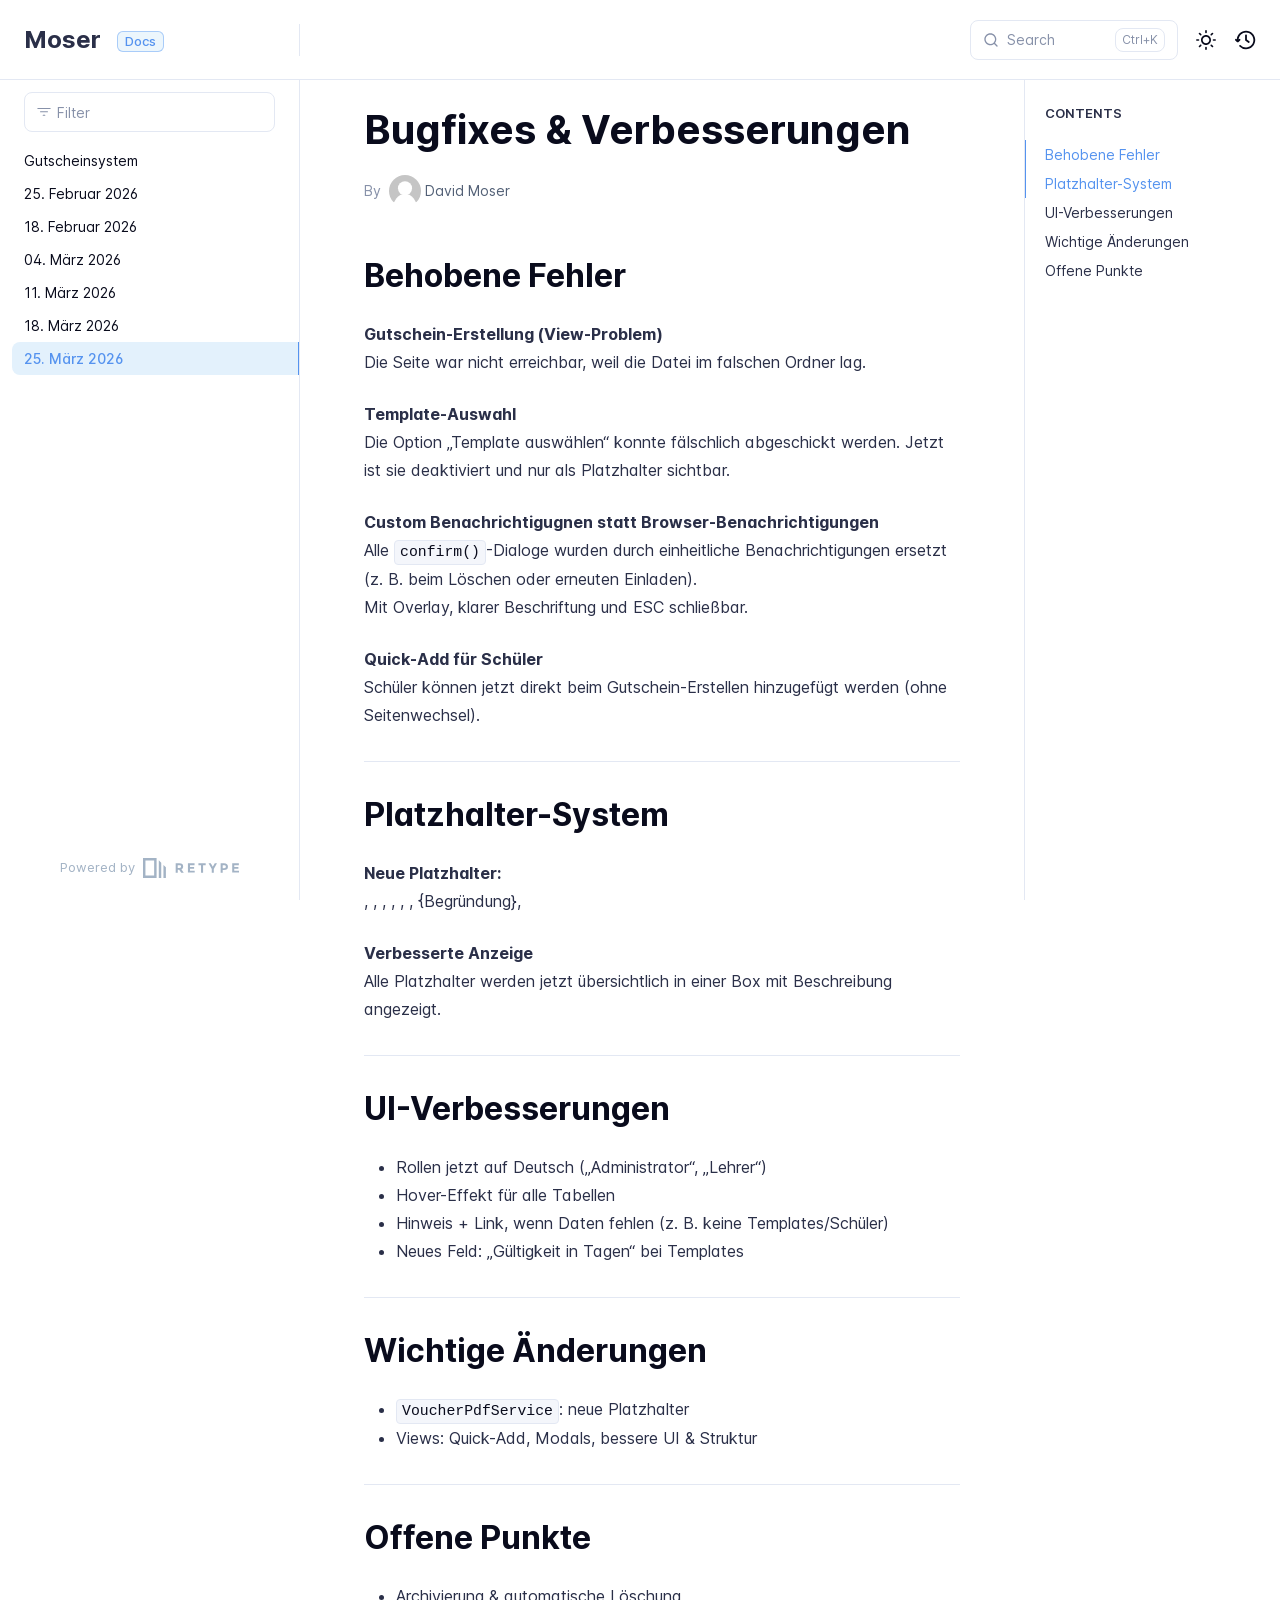
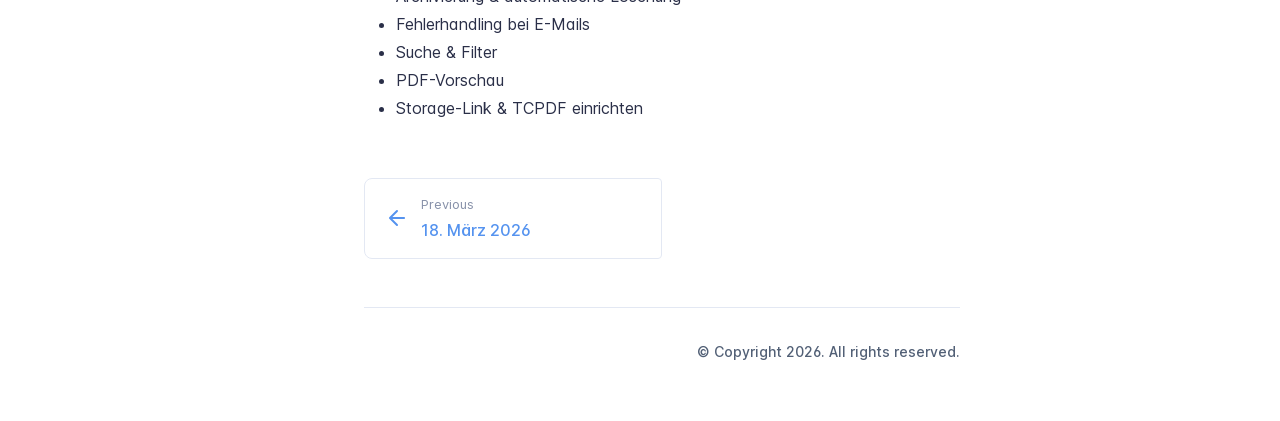
<file: 2026-25-03/index.html>
<!DOCTYPE html>
<html lang="en" class="h-full">
<head>
    <meta charset="UTF-8">
    <meta name="viewport" content="width=device-width,initial-scale=1">
    <meta name="color-scheme" content="light dark">
    <meta name="turbo-cache-control" content="no-cache" data-turbo-track="reload" data-track-token="4.4.0.827755539564">

    <!-- See retype.com -->
    <meta name="generator" content="Retype 4.4.0">

    <!-- Primary Meta Tags -->
    <title>Bugfixes &amp; Verbesserungen</title>
    <meta name="title" content="Bugfixes & Verbesserungen">
    <meta name="description" content="Gutschein-Erstellung (View-Problem) Die Seite war nicht erreichbar, weil die Datei im falschen Ordner lag.">

    <!-- Canonical -->
    <link rel="canonical" href="http://moser.2526.rasser-unterricht.at/2026-25-03/">

    <!-- Open Graph -->
    <meta property="og:type" content="website">
    <meta property="og:url" content="http://moser.2526.rasser-unterricht.at/2026-25-03/">
    <meta property="og:title" content="Bugfixes & Verbesserungen">
    <meta property="og:description" content="Gutschein-Erstellung (View-Problem) Die Seite war nicht erreichbar, weil die Datei im falschen Ordner lag.">
    <meta property="og:site_name" content="Moser">
    <meta property="og:locale" content="en_US">

    <!-- Twitter -->
    <meta name="twitter:card" content="summary_large_image">
    <meta name="twitter:url" content="http://moser.2526.rasser-unterricht.at/2026-25-03/">
    <meta name="twitter:title" content="Bugfixes & Verbesserungen">
    <meta name="twitter:description" content="Gutschein-Erstellung (View-Problem) Die Seite war nicht erreichbar, weil die Datei im falschen Ordner lag.">

    <script data-cfasync="false">(function(){var cl=document.documentElement.classList,ls=localStorage.getItem("retype_scheme"),hd=cl.contains("dark"),hl=cl.contains("light"),wm=window.matchMedia&&window.matchMedia("(prefers-color-scheme: dark)").matches;if(ls==="dark"||(!ls&&wm&&!hd&&!hl)){cl.remove("light");cl.add("dark")}else if(ls==="light"||(!ls&&!wm&&!hd&&!hl)){cl.remove("dark");cl.add("light")}})();</script>

    <link href="../resources/css/retype.css?v=4.4.0.827755539564" rel="stylesheet">

    <script data-cfasync="false" src="../resources/js/config.js?v=4.4.0.827755539564" data-turbo-eval="false" defer></script>
    <script data-cfasync="false" src="../resources/js/retype.js?v=4.4.0" data-turbo-eval="false" defer></script>
    <script id="lunr-js" data-cfasync="false" src="../resources/js/lunr.js?v=4.4.0.827755539564" data-turbo-eval="false" defer></script>
</head>
<body>
    <div id="retype-app" class="relative text-base antialiased text-base-text bg-base-bg font-body">
    <div class="absolute bottom-0 left-0" style="top: 5rem; right: 50%"></div>

    <header id="retype-header" class="sticky top-0 z-30 flex w-full h-16 bg-header-bg border-b border-header-border md:h-20">
        <div class="container relative flex items-center justify-between pr-6 grow md:justify-start">
            <!-- Mobile menu button skeleton -->
            <button v-cloak class="skeleton retype-mobile-menu-button flex items-center justify-center shrink-0 overflow-hidden dark:text-white focus:outline-hidden rounded-full w-10 h-10 ml-3.5 md:hidden"><svg xmlns="http://www.w3.org/2000/svg" class="mb-px shrink-0" width="24" height="24" viewBox="0 0 24 24" role="presentation" style="margin-bottom: 0px;"><g fill="currentColor"><path d="M2 4h20v2H2zM2 11h20v2H2zM2 18h20v2H2z"></path></g></svg></button>
            <div v-cloak id="retype-sidebar-left-toggle-button"></div>
    
            <!-- Logo -->
            <div class="flex items-center justify-between h-full py-2 md:w-75">
                <div class="flex items-center px-2 md:px-6">
                    <a id="retype-branding-logo" href="http://moser.2526.rasser-unterricht.at/" class="flex items-center leading-snug text-2xl">
                        <span class="dark:text-white font-bold line-clamp-1 md:line-clamp-2">Moser</span>
                    </a><span id="retype-branding-label" class="inline-flex mt-1 px-2 py-1 ml-4 text-xs font-medium leading-none items-center rounded-md bg-branding-label-bg text-branding-label-text ring-1 ring-branding-label-border ring-inset md:inline-block">Docs</span>
                </div>
    
                <span class="hidden h-8 border-r md:inline-block border-base-border"></span>
            </div>
    
            <div class="flex justify-between md:grow">
                <!-- Top Nav -->
                <nav id="retype-header-nav" class="hidden md:flex">
                    <ul class="flex flex-col mb-4 md:pl-16 md:mb-0 md:flex-row md:items-center">
                        
                    </ul>
                </nav>
    
                <div v-cloak class="flex justify-end grow">
                    <div id="retype-mobile-search-button"></div>
                    <doc-search-desktop></doc-search-desktop>
    
                    <doc-theme-switch class="lg:ml-2"></doc-theme-switch>
                    <doc-history></doc-history>
                </div>
            </div>
        </div>
    </header>


    <div id="retype-container" class="container relative flex bg-white">
        <!-- Sidebar Skeleton -->
        <div v-cloak class="fixed flex flex-col shrink-0 duration-300 ease-in-out bg-sidebar-left-bg border-sidebar-left-border sidebar top-20 w-75 border-r h-screen md:sticky transition-transform skeleton">
        
            <div class="flex items-center h-16 px-6">
                <input id="retype-filter-input-mock" class="w-full h-10 pl-8 px-3 py-2 transition-colors duration-200 ease-linear bg-filter-bg border border-filter-border rounded-lg shadow-none md:text-sm hover:border-filter-border-hover focus:outline-hidden focus:border-filter-border-focus placeholder-filter-placeholder" type="text">
            </div>
        
            <div class="pl-6 mt-1 mb-4">
                <div class="w-32 h-3 mb-4 bg-skeleton-bg rounded-full loading"></div>
                <div class="w-48 h-3 mb-4 bg-skeleton-bg rounded-full loading"></div>
                <div class="w-40 h-3 mb-4 bg-skeleton-bg rounded-full loading"></div>
                <div class="w-32 h-3 mb-4 bg-skeleton-bg rounded-full loading"></div>
                <div class="w-48 h-3 mb-4 bg-skeleton-bg rounded-full loading"></div>
                <div class="w-40 h-3 mb-4 bg-skeleton-bg rounded-full loading"></div>
            </div>
        
            <div class="shrink-0 mt-auto bg-transparent dark:border-base-border">
                <a class="flex items-center justify-center flex-nowrap h-16 text-gray-350 dark:text-dark-400 hover:text-gray-600 dark:hover:text-dark-300 transition-colors duration-150 ease-in docs-powered-by" target="_blank" href="https://retype.com/" rel="noopener">
                    <span class="text-xs whitespace-nowrap">Powered by</span>
                    <svg xmlns="http://www.w3.org/2000/svg" class="ml-2" fill="currentColor" width="96" height="20" overflow="visible"><path d="M0 0v20h13.59V0H0zm11.15 17.54H2.44V2.46h8.71v15.08zM15.8 20h2.44V4.67L15.8 2.22zM20.45 6.89V20h2.44V9.34z"/><g><path d="M40.16 8.44c0 1.49-.59 2.45-1.75 2.88l2.34 3.32h-2.53l-2.04-2.96h-1.43v2.96h-2.06V5.36h3.5c1.43 0 2.46.24 3.07.73s.9 1.27.9 2.35zm-2.48 1.1c.26-.23.38-.59.38-1.09 0-.5-.13-.84-.4-1.03s-.73-.28-1.39-.28h-1.54v2.75h1.5c.72 0 1.2-.12 1.45-.35zM51.56 5.36V7.2h-4.59v1.91h4.13v1.76h-4.13v1.92h4.74v1.83h-6.79V5.36h6.64zM60.09 7.15v7.48h-2.06V7.15h-2.61V5.36h7.28v1.79h-2.61zM70.81 14.64h-2.06v-3.66l-3.19-5.61h2.23l1.99 3.45 1.99-3.45H74l-3.19 5.61v3.66zM83.99 6.19c.65.55.97 1.4.97 2.55s-.33 1.98-1 2.51-1.68.8-3.04.8h-1.23v2.59h-2.06V5.36h3.26c1.42 0 2.45.28 3.1.83zm-1.51 3.65c.25-.28.37-.69.37-1.22s-.16-.92-.48-1.14c-.32-.23-.82-.34-1.5-.34H79.7v3.12h1.38c.68 0 1.15-.14 1.4-.42zM95.85 5.36V7.2h-4.59v1.91h4.13v1.76h-4.13v1.92H96v1.83h-6.79V5.36h6.64z"/></g></svg>
                </a>
            </div>
        </div>
        
        <!-- Sidebar component -->
        <doc-sidebar v-cloak>
            <template #sidebar-footer>
                <div class="shrink-0 mt-auto border-t md:bg-transparent md:border-none dark:border-base-border">
        
                    <a class="flex items-center justify-center flex-nowrap h-16 text-gray-350 dark:text-dark-400 hover:text-gray-600 dark:hover:text-dark-300 transition-colors duration-150 ease-in docs-powered-by" target="_blank" href="https://retype.com/" rel="noopener">
                        <span class="text-xs whitespace-nowrap">Powered by</span>
                        <svg xmlns="http://www.w3.org/2000/svg" class="ml-2" fill="currentColor" width="96" height="20" overflow="visible"><path d="M0 0v20h13.59V0H0zm11.15 17.54H2.44V2.46h8.71v15.08zM15.8 20h2.44V4.67L15.8 2.22zM20.45 6.89V20h2.44V9.34z"/><g><path d="M40.16 8.44c0 1.49-.59 2.45-1.75 2.88l2.34 3.32h-2.53l-2.04-2.96h-1.43v2.96h-2.06V5.36h3.5c1.43 0 2.46.24 3.07.73s.9 1.27.9 2.35zm-2.48 1.1c.26-.23.38-.59.38-1.09 0-.5-.13-.84-.4-1.03s-.73-.28-1.39-.28h-1.54v2.75h1.5c.72 0 1.2-.12 1.45-.35zM51.56 5.36V7.2h-4.59v1.91h4.13v1.76h-4.13v1.92h4.74v1.83h-6.79V5.36h6.64zM60.09 7.15v7.48h-2.06V7.15h-2.61V5.36h7.28v1.79h-2.61zM70.81 14.64h-2.06v-3.66l-3.19-5.61h2.23l1.99 3.45 1.99-3.45H74l-3.19 5.61v3.66zM83.99 6.19c.65.55.97 1.4.97 2.55s-.33 1.98-1 2.51-1.68.8-3.04.8h-1.23v2.59h-2.06V5.36h3.26c1.42 0 2.45.28 3.1.83zm-1.51 3.65c.25-.28.37-.69.37-1.22s-.16-.92-.48-1.14c-.32-.23-.82-.34-1.5-.34H79.7v3.12h1.38c.68 0 1.15-.14 1.4-.42zM95.85 5.36V7.2h-4.59v1.91h4.13v1.76h-4.13v1.92H96v1.83h-6.79V5.36h6.64z"/></g></svg>
                    </a>
                </div>
            </template>
        </doc-sidebar>

        <div class="grow min-w-0 bg-body-bg">
            <!-- Render "toolbar" template here on api pages --><!-- Render page content -->
<div class="flex">
    <div id="retype-main" class="min-w-0 p-4 grow md:px-16">
        <main class="relative pb-12 lg:pt-2">
            <div class="retype-markdown" id="retype-content">
                <!-- Rendered if sidebar right is enabled -->
                <div id="retype-sidebar-right-toggle"></div>
                <!-- Page content  -->
<h1 id="bugfixes--verbesserungen">Bugfixes &amp; Verbesserungen</h1>
<div class="-mt-3 mb-12 flex flex-wrap text-sm text-gray-400 dark:text-dark-350 items-center">
    <div class="flex items-center">
        <div>By</div>
        <div class="ml-2 flex items-center">
          <div class="shrink-0 w-8 h-8 overflow-hidden rounded-full">
            <svg width="2rem" height="2rem" xmlns="http://www.w3.org/2000/svg" fill="white"><g><rect width="2rem" height="1.7rem" fill="#c5c5c5"/><circle r="0.44rem" cy="0.83rem" cx="1rem"/><ellipse ry="0.96rem" rx="0.77rem" cy="2.15rem" cx="1rem"/></g></svg>
          </div>
          <div class="ml-1 whitespace-nowrap text-gray-500 dark:text-dark-350">David Moser</div>
        </div>
    </div>
</div>

<h2 id="behobene-fehler">Behobene Fehler</h2>
<p><strong>Gutschein-Erstellung (View-Problem)</strong><br />
Die Seite war nicht erreichbar, weil die Datei im falschen Ordner lag.</p>
<p><strong>Template-Auswahl</strong><br />
Die Option „Template auswählen“ konnte fälschlich abgeschickt werden. Jetzt ist sie deaktiviert und nur als Platzhalter sichtbar.</p>
<p><strong>Custom Benachrichtigugnen statt Browser-Benachrichtigungen</strong><br />
Alle <code translate="no" v-pre>confirm()</code>-Dialoge wurden durch einheitliche Benachrichtigungen ersetzt (z. B. beim Löschen oder erneuten Einladen).<br />
Mit Overlay, klarer Beschriftung und ESC schließbar.</p>
<p><strong>Quick-Add für Schüler</strong><br />
Schüler können jetzt direkt beim Gutschein-Erstellen hinzugefügt werden (ohne Seitenwechsel).</p>
<hr>
<h2 id="platzhalter-system">Platzhalter-System</h2>
<p Klasse="" Datum="" Ausstellungsdatum="" Ablaufdatum="" Schuljahr="" Zusatztext=""><strong>Neue Platzhalter:</strong><br />
, , , , , , {Begründung}, </p>
<p><strong>Verbesserte Anzeige</strong><br />
Alle Platzhalter werden jetzt übersichtlich in einer Box mit Beschreibung angezeigt.</p>
<hr>
<h2 id="ui-verbesserungen">UI-Verbesserungen</h2>
<ul>
<li>Rollen jetzt auf Deutsch („Administrator“, „Lehrer“)</li>
<li>Hover-Effekt für alle Tabellen</li>
<li>Hinweis + Link, wenn Daten fehlen (z. B. keine Templates/Schüler)</li>
<li>Neues Feld: „Gültigkeit in Tagen“ bei Templates</li>
</ul>
<hr>
<h2 id="wichtige-änderungen">Wichtige Änderungen</h2>
<ul>
<li><code translate="no" v-pre>VoucherPdfService</code>: neue Platzhalter</li>
<li>Views: Quick-Add, Modals, bessere UI &amp; Struktur</li>
</ul>
<hr>
<h2 id="offene-punkte">Offene Punkte</h2>
<ul>
<li>Archivierung &amp; automatische Löschung</li>
<li>Fehlerhandling bei E-Mails</li>
<li>Suche &amp; Filter</li>
<li>PDF-Vorschau</li>
<li>Storage-Link &amp; TCPDF einrichten</li>
</ul>

                
                <!-- Required only on API pages -->
                <doc-toolbar-member-filter-no-results></doc-toolbar-member-filter-no-results>
            </div>
            <footer id="retype-content-footer" class="clear-both">
            
                <nav id="retype-nextprev" class="print:hidden flex mt-14">
                    <div class="w-1/2">
                        <a class="px-5 py-4 h-full flex items-center break-normal font-medium text-body-link border border-base-border hover:border-base-border-hover rounded-r rounded-l-lg transition-colors duration-150 relative hover:z-5" href="../2026-18-03/">
                            <svg xmlns="http://www.w3.org/2000/svg" class="mr-3" width="24" height="24" viewBox="0 0 24 24" fill="currentColor" overflow="visible"><path d="M19 11H7.41l5.29-5.29a.996.996 0 10-1.41-1.41l-7 7a1 1 0 000 1.42l7 7a1.024 1.024 0 001.42-.01.996.996 0 000-1.41L7.41 13H19c.55 0 1-.45 1-1s-.45-1-1-1z" /><path fill="none" d="M0 0h24v24H0z" /></svg>
                            <span>
                                <span class="block text-xs font-normal text-base-text-muted">Previous</span>
                                <span class="block mt-1">18. März 2026</span>
                            </span>
                        </a>
                    </div>
            
                    <div class="w-1/2">
                    </div>
                </nav>
            </footer>
        </main>

        <div id="retype-page-footer" class="print:border-none border-t border-base-border pt-6 mb-8">
            <footer class="flex flex-wrap items-center justify-between print:justify-center">
                <div id="retype-footer-links" class="print:hidden">
                    <ul class="flex flex-wrap items-center text-sm">
                    </ul>
                </div>
                <div id="retype-copyright" class="print:justify-center py-2 text-footer-text font-footer-link text-sm leading-relaxed"><p>© Copyright 2026. All rights reserved.</p></div>
            </footer>
        </div>
    </div>

    <!-- Rendered if sidebar right is enabled -->
    <!-- Sidebar right skeleton-->
    <div v-cloak class="fixed top-0 bottom-0 right-0 translate-x-full bg-sidebar-right-bg border-sidebar-right-border lg:sticky lg:border-l lg:shrink-0 lg:pt-6 lg:translate-x-0 sm:w-1/2 lg:w-64 lg:z-0 md:w-104 sidebar-right skeleton">
        <div class="pl-5">
            <div class="w-32 h-3 mb-4 bg-skeleton-bg rounded-full loading"></div>
            <div class="w-48 h-3 mb-4 bg-skeleton-bg rounded-full loading"></div>
            <div class="w-40 h-3 mb-4 bg-skeleton-bg rounded-full loading"></div>
        </div>
    </div>

    <!-- User should be able to hide sidebar right -->
    <doc-sidebar-right v-cloak></doc-sidebar-right>
</div>

        </div>
    </div>

    <doc-search-mobile></doc-search-mobile>
    <doc-back-to-top></doc-back-to-top>
</div>


    <div id="retype-overlay-target"></div>

    <script data-cfasync="false">window.__DOCS__ = { "title": "25. März 2026", level: 1, icon: "file", hasPrism: false, hasMermaid: false, hasMath: false, tocDepth: 23 }</script>
</body>
</html>
</file>
